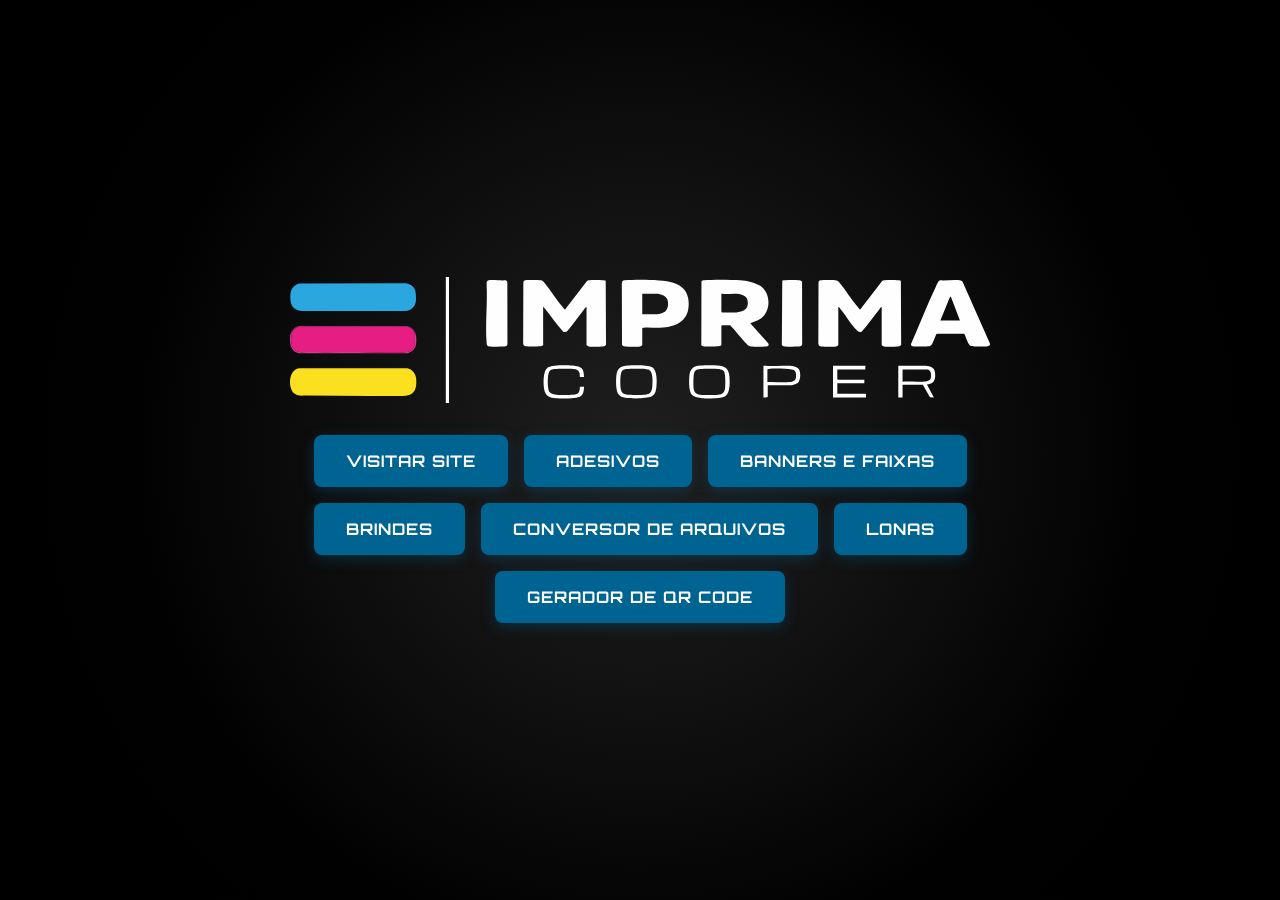
<file: index.html>
<!DOCTYPE html>
<html lang="pt-BR">
<head>
<meta charset="UTF-8">
<meta name="viewport" content="width=device-width, initial-scale=1.0">
<title>Imprima Cooper</title>
<link rel="preconnect" href="https://fonts.googleapis.com">
<link rel="preconnect" href="https://fonts.gstatic.com" crossorigin>
<link href="https://fonts.googleapis.com/css2?family=Orbitron:wght@500;700&display=swap" rel="stylesheet">
<style>
  * {
    box-sizing: border-box;
  }

  html, body {
    margin: 0;
    padding: 0;
    width: 100%;
    height: 100%;
  }

  body {
    display: flex;
    align-items: center;
    justify-content: center;
    min-height: 100vh;
    padding: 20px;
    background-color: #000000;
    position: relative;
    overflow: hidden;
  }

  .bg-layer {
    position: fixed;
    top: 0;
    left: 0;
    width: 100%;
    height: 100%;
    z-index: 0;
    pointer-events: none;
    background:
      radial-gradient(
        circle at var(--mx, 50%) var(--my, 50%),
        #1f1f1f 0%,
        #101010 35%,
        #010101 65%,
        #000000 100%
      );
    transition: background-position 0.3s ease-out;
    animation: pulse 10s ease-in-out infinite;
  }

  @keyframes pulse {
    0%, 100% {
      filter: brightness(1);
    }
    50% {
      filter: brightness(1.15);
    }
  }

  .splash-container {
    position: relative;
    z-index: 1;
    display: flex;
    flex-direction: column;
    align-items: center;
    justify-content: center;
    gap: 32px;
    width: 100%;
    max-width: 700px;
  }

  .logo {
    width: 100%;
    max-width: 700px;
    height: auto;
    display: block;
  }

  .button-group {
    display: flex;
    flex-wrap: wrap;
    gap: 16px;
    justify-content: center;
  }

  .visit-button {
    font-family: 'Orbitron', sans-serif;
    font-weight: 700;
    font-size: 16px;
    letter-spacing: 1px;
    text-transform: uppercase;
    text-decoration: none;
    color: #ffffff;
    background-color: rgb(0, 100, 147);
    padding: 16px 32px;
    border: none;
    border-radius: 8px;
    cursor: pointer;
    box-shadow: 0 4px 14px rgba(0, 100, 147, 0.35);
    transition: transform 0.2s ease, box-shadow 0.2s ease, background-color 0.2s ease;
    white-space: nowrap;
  }

  .visit-button:hover {
    background-color: rgb(0, 118, 173);
    transform: translateY(-3px);
    box-shadow: 0 8px 20px rgba(0, 100, 147, 0.45);
  }

  .visit-button:active {
    transform: translateY(0px) scale(0.97);
    box-shadow: 0 2px 8px rgba(0, 100, 147, 0.4);
    background-color: rgb(0, 84, 124);
  }
</style>
</head>
<body>

  <div class="bg-layer" id="bgLayer"></div>

  <div class="splash-container">
    <img src="logo.svg" alt="Imprima Cooper Logo" class="logo" />

    <div class="button-group">
      <a href="https://imprimacooper.com.br/" target="_blank" rel="noopener noreferrer" class="visit-button">Visitar Site</a>
      <a href="adesivos/" class="visit-button">Adesivos</a>
      <a href="banners-e-faixas/" class="visit-button">Banners e Faixas</a>
      <a href="brindes/" class="visit-button">Brindes</a>
      <a href="conversor/" class="visit-button">Conversor de Arquivos</a>
      <a href="lonas/" class="visit-button">Lonas</a>
      <a href="https://www.imprimacooper.com.br/pagina/qrcode" class="visit-button">Gerador de QR Code</a>
    </div>
  </div>

  <script>
    const bgLayer = document.getElementById('bgLayer');

    window.addEventListener('mousemove', (e) => {
      const x = (e.clientX / window.innerWidth) * 100;
      const y = (e.clientY / window.innerHeight) * 100;
      bgLayer.style.setProperty('--mx', x + '%');
      bgLayer.style.setProperty('--my', y + '%');
    });

    window.addEventListener('touchmove', (e) => {
      const touch = e.touches[0];
      if (touch) {
        const x = (touch.clientX / window.innerWidth) * 100;
        const y = (touch.clientY / window.innerHeight) * 100;
        bgLayer.style.setProperty('--mx', x + '%');
        bgLayer.style.setProperty('--my', y + '%');
      }
    });
  </script>

</body>
</html>
</file>
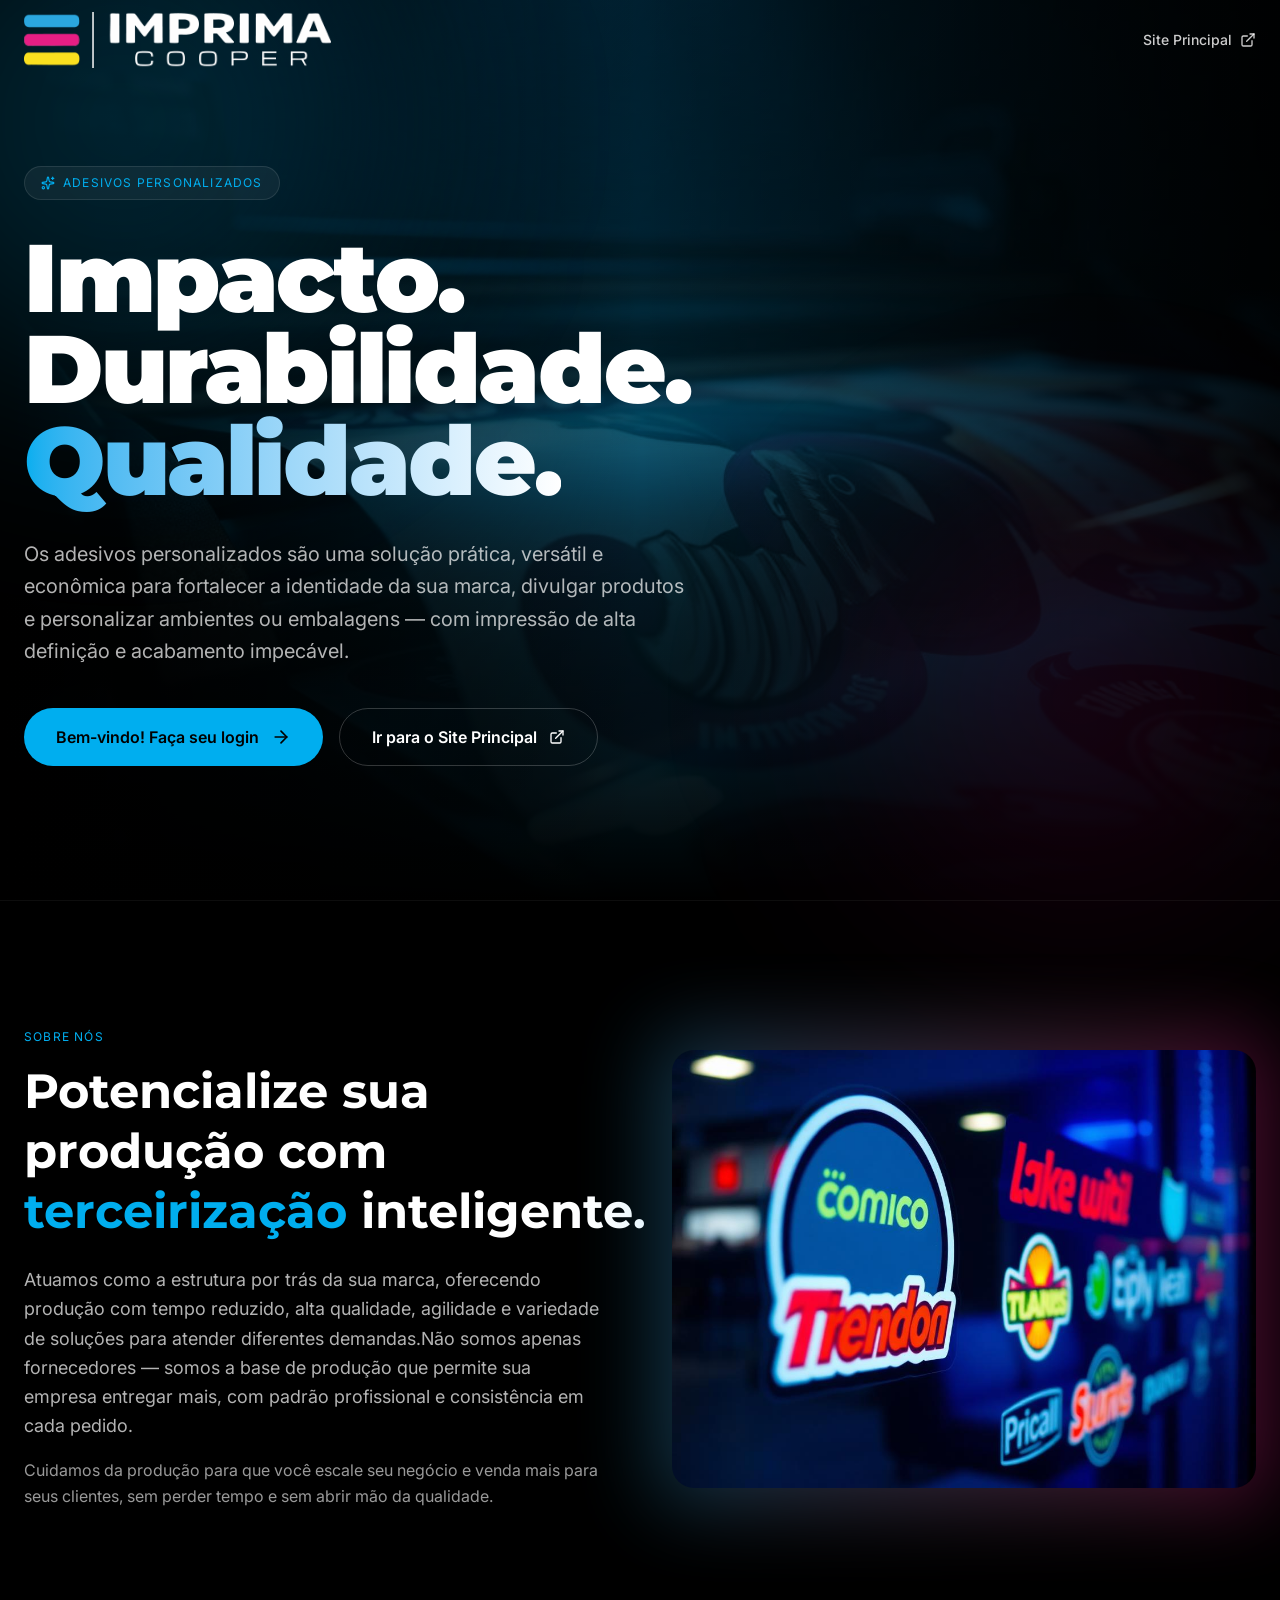
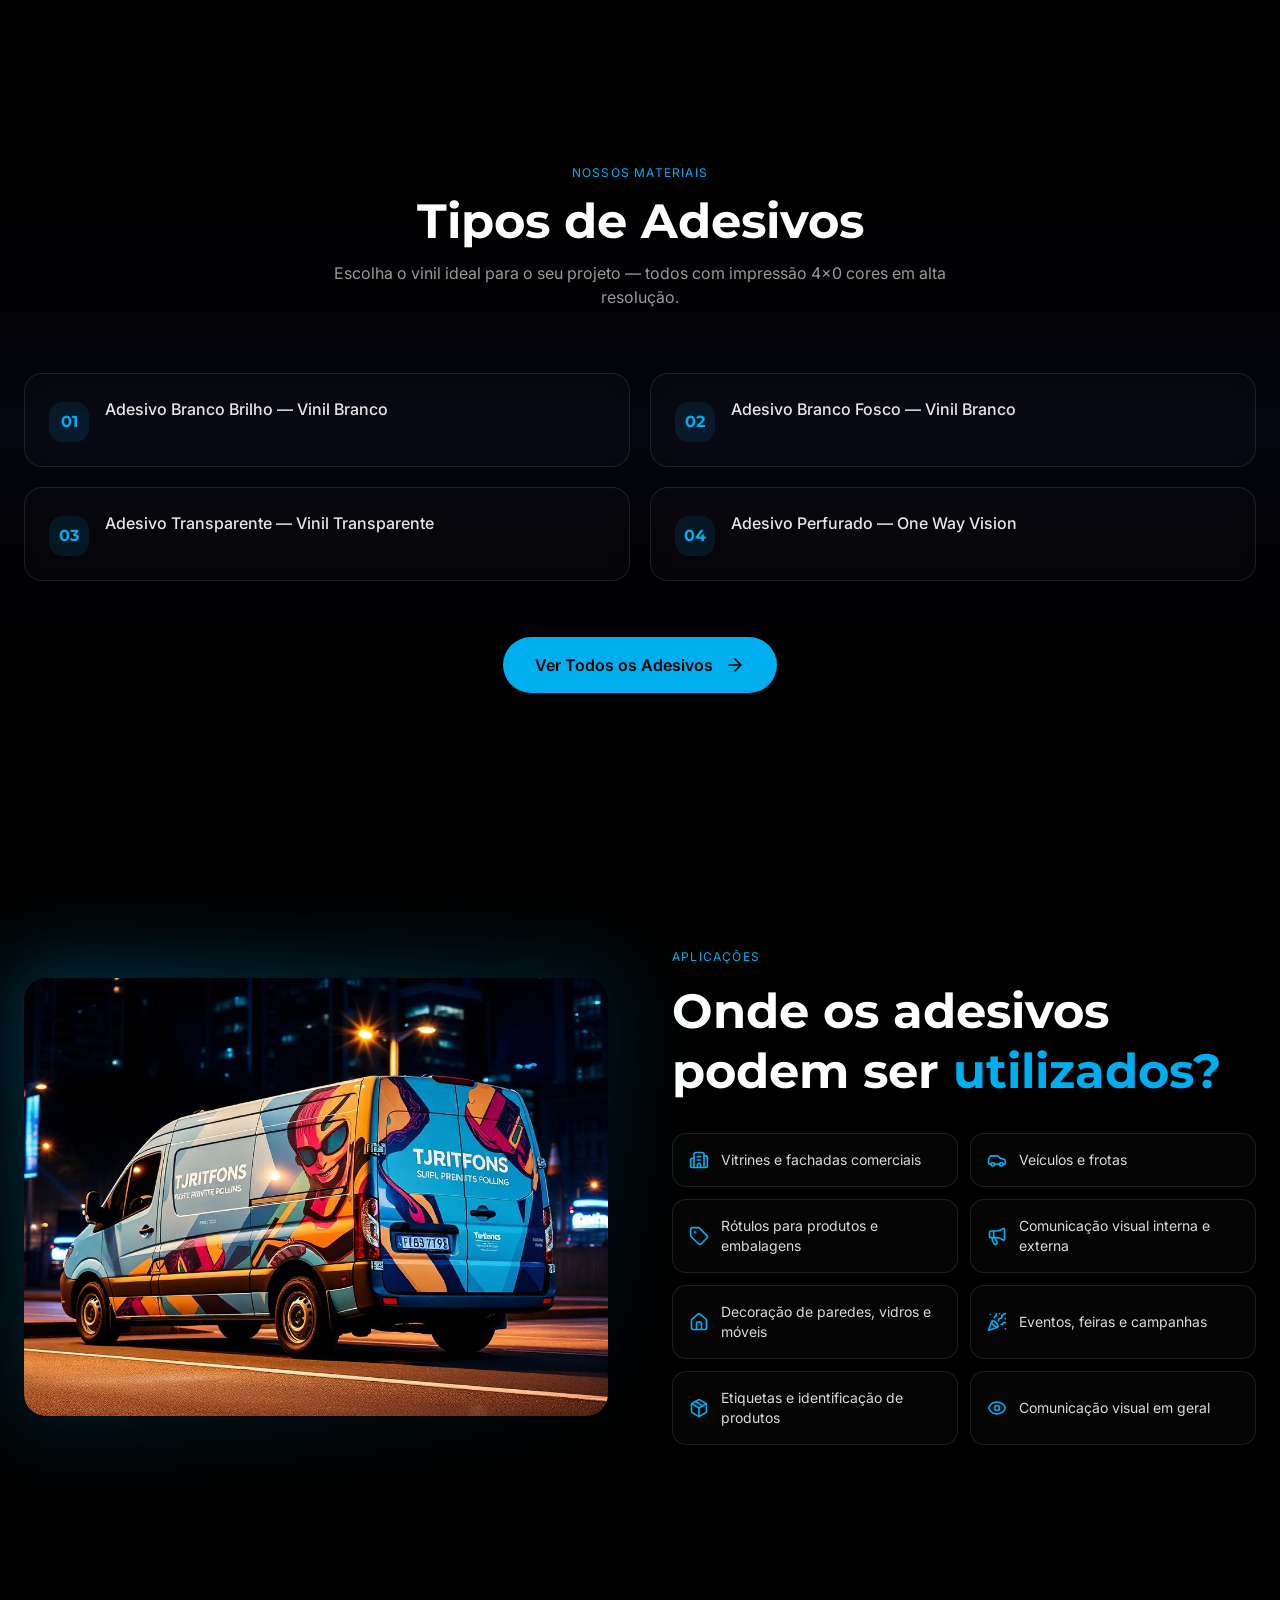
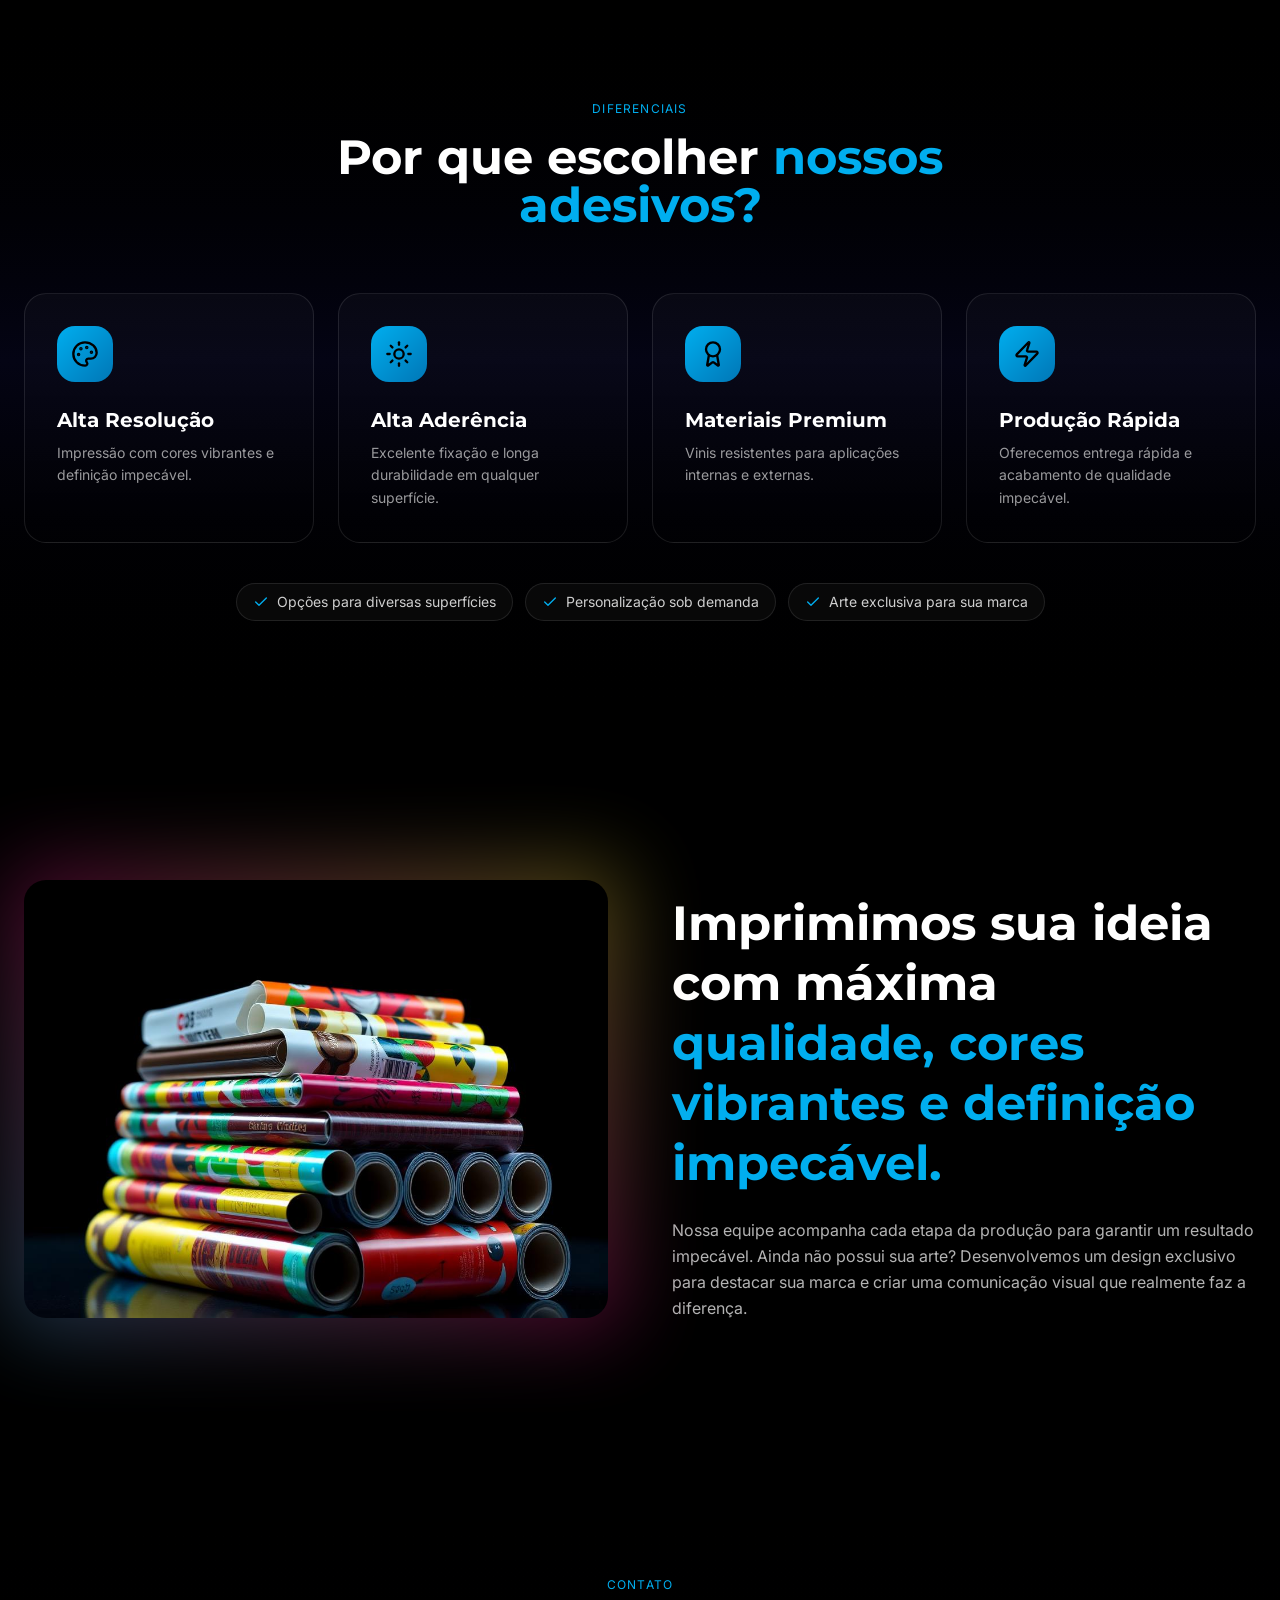
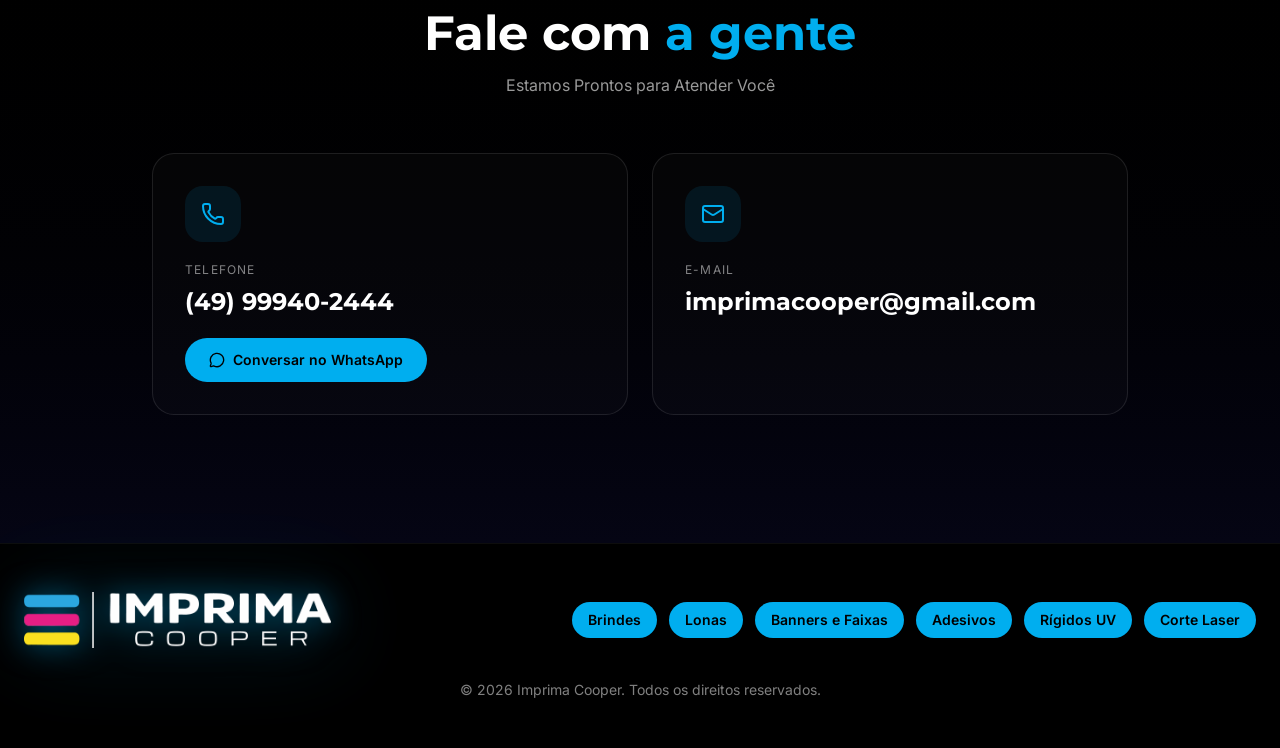
<file: adesivos/index.html>
<html lang="en"><head><meta charset="utf-8"><meta name="viewport" content="width=device-width, initial-scale=1"><link rel="preload" as="image" href="imprima-cooper-logo.png"><link rel="preload" as="image" href="adesivo-hero.jpg"><link rel="stylesheet" href="styles.css" data-precedence="default"><link rel="stylesheet" href="https://fonts.googleapis.com/css2?family=Montserrat:wght@400;500;600;700;800;900&amp;family=Inter:wght@400;500;600;700&amp;display=swap" data-precedence="default"><title>Adesivos Personalizados — Imprima Cooper</title><meta name="author" content="Imprima Cooper"><meta property="og:type" content="website"><meta name="twitter:card" content="summary_large_image"><meta name="twitter:title" content="Adesivos Personalizados — Imprima Cooper"><meta name="twitter:description" content="Destaque sua marca com adesivos personalizados de alta qualidade — vinil branco, fosco, transparente e perfurado."><meta property="og:image" content="https://pub-bb2e103a32db4e198524a2e9ed8f35b4.r2.dev/ba3bbc52-b4b1-4293-a923-980dcfe390a1/id-preview-a34a1a52--4d362260-97bd-4e0c-8836-a52d914bd858.lovable.app-1782929391510.png"><meta name="twitter:image" content="https://pub-bb2e103a32db4e198524a2e9ed8f35b4.r2.dev/ba3bbc52-b4b1-4293-a923-980dcfe390a1/id-preview-a34a1a52--4d362260-97bd-4e0c-8836-a52d914bd858.lovable.app-1782929391510.png"><meta name="description" content="Adesivos personalizados com impressão em alta definição, cores vibrantes e ótima durabilidade. Vinil branco, fosco, transparente e perfurado."><meta property="og:title" content="Adesivos Personalizados — Imprima Cooper"><meta property="og:description" content="Destaque sua marca com adesivos personalizados de alta qualidade — vinil branco, fosco, transparente e perfurado."><link rel="icon" href="favicon.ico" type="image/x-icon"><link rel="shortcut icon" href="favicon.ico" type="image/x-icon"><link rel="preconnect" href="https://fonts.googleapis.com"><link rel="preconnect" href="https://fonts.gstatic.com" crossorigin="anonymous"></head><body><!--$--><div class="min-h-screen bg-black font-sans text-white overflow-x-hidden"><header class="fixed top-0 inset-x-0 z-50 transition-all duration-500 bg-transparent"><div class="max-w-7xl mx-auto px-6 h-20 flex items-center justify-between"><a href="https://www.imprimacooper.com.br/" class="flex items-center gap-3 group"><img src="imprima-cooper-logo.png" alt="Imprima Cooper" class="h-14 w-auto transition-transform duration-500 group-hover:scale-105"></a><a href="https://www.imprimacooper.com.br/" target="_blank" rel="noopener noreferrer" class="hidden sm:inline-flex items-center gap-2 text-sm font-medium text-white/80 hover:text-[color:var(--color-brand-blue)] transition-colors">Site Principal <svg xmlns="http://www.w3.org/2000/svg" width="24" height="24" viewBox="0 0 24 24" fill="none" stroke="currentColor" stroke-width="2" stroke-linecap="round" stroke-linejoin="round" class="lucide lucide-external-link w-4 h-4" aria-hidden="true"><path d="M15 3h6v6"></path><path d="M10 14 21 3"></path><path d="M18 13v6a2 2 0 0 1-2 2H5a2 2 0 0 1-2-2V8a2 2 0 0 1 2-2h6"></path></svg></a></div></header><section class="relative min-h-screen flex items-center pt-24 pb-16"><div class="absolute inset-0 overflow-hidden"><img src="adesivo-hero.jpg" alt="" class="w-full h-full object-cover opacity-50 animate-ken-burns" width="1600" height="1024"><div class="absolute inset-0 mix-blend-color bg-[color:var(--color-brand-blue)]/50"></div><div class="absolute inset-0 bg-gradient-to-r from-transparent via-[color:var(--color-brand-blue)]/25 to-transparent animate-sweep"></div><div class="absolute left-0 right-0 h-32 bg-gradient-to-b from-transparent via-[color:var(--color-brand-blue)]/20 to-transparent animate-scan"></div><div class="absolute inset-0 bg-gradient-to-b from-black/60 via-black/40 to-black"></div><div class="absolute inset-0 bg-gradient-to-r from-black via-transparent to-black/70"></div></div><div class="absolute -top-32 -left-32 w-[500px] h-[500px] rounded-full bg-[color:var(--color-brand-blue)]/20 blur-[120px] animate-float"></div><div class="absolute bottom-0 right-0 w-[400px] h-[400px] rounded-full bg-[color:var(--color-brand-pink)]/10 blur-[120px] animate-float" style="animation-delay:2s"></div><div class="relative max-w-7xl mx-auto px-6 w-full"><div class="max-w-3xl animate-fade-up"><span class="inline-flex items-center gap-2 px-4 py-2 rounded-full bg-white/5 border border-white/10 text-xs uppercase tracking-widest text-[color:var(--color-brand-blue)] mb-8"><svg xmlns="http://www.w3.org/2000/svg" width="24" height="24" viewBox="0 0 24 24" fill="none" stroke="currentColor" stroke-width="2" stroke-linecap="round" stroke-linejoin="round" class="lucide lucide-sparkles w-3.5 h-3.5" aria-hidden="true"><path d="M11.017 2.814a1 1 0 0 1 1.966 0l1.051 5.558a2 2 0 0 0 1.594 1.594l5.558 1.051a1 1 0 0 1 0 1.966l-5.558 1.051a2 2 0 0 0-1.594 1.594l-1.051 5.558a1 1 0 0 1-1.966 0l-1.051-5.558a2 2 0 0 0-1.594-1.594l-5.558-1.051a1 1 0 0 1 0-1.966l5.558-1.051a2 2 0 0 0 1.594-1.594z"></path><path d="M20 2v4"></path><path d="M22 4h-4"></path><circle cx="4" cy="20" r="2"></circle></svg> Adesivos Personalizados</span><h1 class="font-display font-black text-5xl md:text-7xl lg:text-8xl leading-[0.95] tracking-tight">Impacto.<br>Durabilidade.<br><span class="bg-gradient-to-r from-[color:var(--color-brand-blue)] via-white to-[color:var(--color-brand-blue)] bg-clip-text text-transparent animate-gradient-x">Qualidade.</span></h1><p class="mt-8 text-lg md:text-xl text-white/70 max-w-2xl leading-relaxed">Os adesivos personalizados são uma solução prática, versátil e econômica para fortalecer a identidade da sua marca, divulgar produtos e personalizar ambientes ou embalagens — com impressão de alta definição e acabamento impecável.</p><div class="mt-10 flex flex-wrap gap-4"><a href="https://www.imprimacooper.com.br/conta/login" target="_blank" rel="noopener noreferrer" class="group relative inline-flex items-center gap-3 px-8 py-4 rounded-full bg-[color:var(--color-brand-blue)] text-black font-semibold overflow-hidden transition-all duration-300 hover:scale-105 hover:shadow-[0_0_40px_rgba(0,174,239,0.6)]"><span class="relative z-10">Bem-vindo! Faça seu login</span><svg xmlns="http://www.w3.org/2000/svg" width="24" height="24" viewBox="0 0 24 24" fill="none" stroke="currentColor" stroke-width="2" stroke-linecap="round" stroke-linejoin="round" class="lucide lucide-arrow-right w-5 h-5 relative z-10 transition-transform group-hover:translate-x-1" aria-hidden="true"><path d="M5 12h14"></path><path d="m12 5 7 7-7 7"></path></svg><span class="absolute inset-0 bg-gradient-to-r from-transparent via-white/40 to-transparent -translate-x-full group-hover:translate-x-full transition-transform duration-1000"></span></a><a href="https://www.imprimacooper.com.br/" target="_blank" rel="noopener noreferrer" class="inline-flex items-center gap-3 px-8 py-4 rounded-full border border-white/20 text-white font-semibold backdrop-blur-sm transition-all duration-300 hover:bg-white/10 hover:border-[color:var(--color-brand-blue)]">Ir para o Site Principal <svg xmlns="http://www.w3.org/2000/svg" width="24" height="24" viewBox="0 0 24 24" fill="none" stroke="currentColor" stroke-width="2" stroke-linecap="round" stroke-linejoin="round" class="lucide lucide-external-link w-4 h-4" aria-hidden="true"><path d="M15 3h6v6"></path><path d="M10 14 21 3"></path><path d="M18 13v6a2 2 0 0 1-2 2H5a2 2 0 0 1-2-2V8a2 2 0 0 1 2-2h6"></path></svg></a></div></div></div></section><section class="relative py-24 md:py-32 border-t border-white/5"><div class="max-w-7xl mx-auto px-6 grid md:grid-cols-2 gap-16 items-center"><div class="animate-fade-up"><span class="text-xs uppercase tracking-widest text-[color:var(--color-brand-blue)]">SOBRE NÓS</span><h2 class="mt-4 font-display font-bold text-4xl md:text-5xl leading-tight whitespace-pre-line">Potencialize sua produção com <span class="text-[color:var(--color-brand-blue)]">terceirização&nbsp;</span>inteligente.&nbsp;</h2><p class="mt-6 text-white/70 text-lg leading-relaxed">Atuamos como a estrutura por trás da sua marca, oferecendo produção com tempo reduzido, alta qualidade, agilidade e variedade de soluções para atender diferentes demandas.Não somos apenas fornecedores — somos a base de produção que permite sua empresa entregar mais, com padrão profissional e consistência em cada pedido.</p><p class="mt-4 text-white/60 leading-relaxed">Cuidamos da produção para que você escale seu negócio e venda mais para seus clientes, sem perder tempo e sem abrir mão da qualidade.</p></div><div class="relative group"><div class="absolute -inset-4 bg-gradient-to-r from-[color:var(--color-brand-blue)] to-[color:var(--color-brand-pink)] rounded-3xl blur-2xl opacity-30 group-hover:opacity-50 transition-opacity duration-500"></div><img src="adesivo-application.jpg" alt="Adesivos aplicados em vitrine" width="1200" height="800" loading="lazy" class="relative rounded-3xl w-full object-cover aspect-[4/3] transition-transform duration-700 group-hover:scale-[1.02]"></div></div></section><section class="relative py-24 md:py-32 bg-gradient-to-b from-black via-[#050510] to-black"><div class="max-w-7xl mx-auto px-6"><div class="text-center max-w-2xl mx-auto mb-16"><span class="text-xs uppercase tracking-widest text-[color:var(--color-brand-blue)]">Nossos Materiais</span><h2 class="mt-4 font-display font-bold text-4xl md:text-5xl">Tipos de Adesivos</h2><p class="mt-4 text-white/60">Escolha o vinil ideal para o seu projeto — todos com impressão 4x0 cores em alta resolução.</p></div><div class="grid sm:grid-cols-2 lg:grid-cols-2 gap-5"><div class="group relative p-6 rounded-2xl border border-white/10 bg-white/[0.02] backdrop-blur-sm transition-all duration-500 hover:border-[color:var(--color-brand-blue)]/50 hover:-translate-y-1 hover:bg-white/[0.04]" style="animation-delay:0ms"><div class="absolute top-0 left-0 h-1 w-0 bg-gradient-to-r from-[color:var(--color-brand-blue)] to-[color:var(--color-brand-pink)] rounded-full transition-all duration-500 group-hover:w-full"></div><div class="flex items-start gap-4"><div class="mt-1 flex-shrink-0 w-10 h-10 rounded-xl bg-[color:var(--color-brand-blue)]/10 flex items-center justify-center text-[color:var(--color-brand-blue)] font-display font-bold">01</div><p class="font-medium text-white/90 leading-snug">Adesivo Branco Brilho — Vinil Branco</p></div></div><div class="group relative p-6 rounded-2xl border border-white/10 bg-white/[0.02] backdrop-blur-sm transition-all duration-500 hover:border-[color:var(--color-brand-blue)]/50 hover:-translate-y-1 hover:bg-white/[0.04]" style="animation-delay:60ms"><div class="absolute top-0 left-0 h-1 w-0 bg-gradient-to-r from-[color:var(--color-brand-blue)] to-[color:var(--color-brand-pink)] rounded-full transition-all duration-500 group-hover:w-full"></div><div class="flex items-start gap-4"><div class="mt-1 flex-shrink-0 w-10 h-10 rounded-xl bg-[color:var(--color-brand-blue)]/10 flex items-center justify-center text-[color:var(--color-brand-blue)] font-display font-bold">02</div><p class="font-medium text-white/90 leading-snug">Adesivo Branco Fosco — Vinil Branco</p></div></div><div class="group relative p-6 rounded-2xl border border-white/10 bg-white/[0.02] backdrop-blur-sm transition-all duration-500 hover:border-[color:var(--color-brand-blue)]/50 hover:-translate-y-1 hover:bg-white/[0.04]" style="animation-delay:120ms"><div class="absolute top-0 left-0 h-1 w-0 bg-gradient-to-r from-[color:var(--color-brand-blue)] to-[color:var(--color-brand-pink)] rounded-full transition-all duration-500 group-hover:w-full"></div><div class="flex items-start gap-4"><div class="mt-1 flex-shrink-0 w-10 h-10 rounded-xl bg-[color:var(--color-brand-blue)]/10 flex items-center justify-center text-[color:var(--color-brand-blue)] font-display font-bold">03</div><p class="font-medium text-white/90 leading-snug">Adesivo Transparente — Vinil Transparente</p></div></div><div class="group relative p-6 rounded-2xl border border-white/10 bg-white/[0.02] backdrop-blur-sm transition-all duration-500 hover:border-[color:var(--color-brand-blue)]/50 hover:-translate-y-1 hover:bg-white/[0.04]" style="animation-delay:180ms"><div class="absolute top-0 left-0 h-1 w-0 bg-gradient-to-r from-[color:var(--color-brand-blue)] to-[color:var(--color-brand-pink)] rounded-full transition-all duration-500 group-hover:w-full"></div><div class="flex items-start gap-4"><div class="mt-1 flex-shrink-0 w-10 h-10 rounded-xl bg-[color:var(--color-brand-blue)]/10 flex items-center justify-center text-[color:var(--color-brand-blue)] font-display font-bold">04</div><p class="font-medium text-white/90 leading-snug">Adesivo Perfurado — One Way Vision</p></div></div></div><div class="mt-14 flex justify-center"><a href="https://www.imprimacooper.com.br/categoria/comunicacao-visual/adesivos" target="_blank" rel="noopener noreferrer" class="group relative inline-flex items-center gap-3 px-8 py-4 rounded-full bg-[color:var(--color-brand-blue)] text-black font-semibold overflow-hidden transition-all duration-300 hover:scale-105 hover:shadow-[0_0_40px_rgba(0,174,239,0.6)]"><span class="relative z-10">Ver Todos os Adesivos</span><svg xmlns="http://www.w3.org/2000/svg" width="24" height="24" viewBox="0 0 24 24" fill="none" stroke="currentColor" stroke-width="2" stroke-linecap="round" stroke-linejoin="round" class="lucide lucide-arrow-right w-5 h-5 relative z-10 transition-transform group-hover:translate-x-1" aria-hidden="true"><path d="M5 12h14"></path><path d="m12 5 7 7-7 7"></path></svg><span class="absolute inset-0 bg-gradient-to-r from-transparent via-white/40 to-transparent -translate-x-full group-hover:translate-x-full transition-transform duration-1000"></span></a></div></div></section><section class="relative py-24 md:py-32"><div class="max-w-7xl mx-auto px-6 grid lg:grid-cols-2 gap-16 items-center"><div class="relative order-2 lg:order-1 group"><div class="absolute -inset-4 bg-gradient-to-br from-[color:var(--color-brand-blue)] to-transparent rounded-3xl blur-2xl opacity-30"></div><img src="adesivo-vehicle.jpg" alt="Adesivos aplicados em veículos" width="1200" height="800" loading="lazy" class="relative rounded-3xl w-full object-cover aspect-[4/3] transition-transform duration-700 group-hover:scale-[1.02]"></div><div class="order-1 lg:order-2"><span class="text-xs uppercase tracking-widest text-[color:var(--color-brand-blue)]">Aplicações</span><h2 class="mt-4 font-display font-bold text-4xl md:text-5xl leading-tight">Onde os adesivos podem ser <span class="text-[color:var(--color-brand-blue)]">utilizados?</span></h2><div class="mt-8 grid sm:grid-cols-2 gap-3"><div class="group flex items-center gap-3 p-4 rounded-xl border border-white/10 bg-white/[0.02] transition-all duration-300 hover:border-[color:var(--color-brand-blue)]/50 hover:bg-white/[0.05] hover:translate-x-1"><svg xmlns="http://www.w3.org/2000/svg" width="24" height="24" viewBox="0 0 24 24" fill="none" stroke="currentColor" stroke-width="2" stroke-linecap="round" stroke-linejoin="round" class="lucide lucide-building2 lucide-building-2 w-5 h-5 text-[color:var(--color-brand-blue)] flex-shrink-0 transition-transform group-hover:scale-110" aria-hidden="true"><path d="M10 12h4"></path><path d="M10 8h4"></path><path d="M14 21v-3a2 2 0 0 0-4 0v3"></path><path d="M6 10H4a2 2 0 0 0-2 2v7a2 2 0 0 0 2 2h16a2 2 0 0 0 2-2V9a2 2 0 0 0-2-2h-2"></path><path d="M6 21V5a2 2 0 0 1 2-2h8a2 2 0 0 1 2 2v16"></path></svg><span class="text-sm text-white/85">Vitrines e fachadas comerciais</span></div><div class="group flex items-center gap-3 p-4 rounded-xl border border-white/10 bg-white/[0.02] transition-all duration-300 hover:border-[color:var(--color-brand-blue)]/50 hover:bg-white/[0.05] hover:translate-x-1"><svg xmlns="http://www.w3.org/2000/svg" width="24" height="24" viewBox="0 0 24 24" fill="none" stroke="currentColor" stroke-width="2" stroke-linecap="round" stroke-linejoin="round" class="lucide lucide-car w-5 h-5 text-[color:var(--color-brand-blue)] flex-shrink-0 transition-transform group-hover:scale-110" aria-hidden="true"><path d="M19 17h2c.6 0 1-.4 1-1v-3c0-.9-.7-1.7-1.5-1.9C18.7 10.6 16 10 16 10s-1.3-1.4-2.2-2.3c-.5-.4-1.1-.7-1.8-.7H5c-.6 0-1.1.4-1.4.9l-1.4 2.9A3.7 3.7 0 0 0 2 12v4c0 .6.4 1 1 1h2"></path><circle cx="7" cy="17" r="2"></circle><path d="M9 17h6"></path><circle cx="17" cy="17" r="2"></circle></svg><span class="text-sm text-white/85">Veículos e frotas</span></div><div class="group flex items-center gap-3 p-4 rounded-xl border border-white/10 bg-white/[0.02] transition-all duration-300 hover:border-[color:var(--color-brand-blue)]/50 hover:bg-white/[0.05] hover:translate-x-1"><svg xmlns="http://www.w3.org/2000/svg" width="24" height="24" viewBox="0 0 24 24" fill="none" stroke="currentColor" stroke-width="2" stroke-linecap="round" stroke-linejoin="round" class="lucide lucide-tag w-5 h-5 text-[color:var(--color-brand-blue)] flex-shrink-0 transition-transform group-hover:scale-110" aria-hidden="true"><path d="M12.586 2.586A2 2 0 0 0 11.172 2H4a2 2 0 0 0-2 2v7.172a2 2 0 0 0 .586 1.414l8.704 8.704a2.426 2.426 0 0 0 3.42 0l6.58-6.58a2.426 2.426 0 0 0 0-3.42z"></path><circle cx="7.5" cy="7.5" r=".5" fill="currentColor"></circle></svg><span class="text-sm text-white/85">Rótulos para produtos e embalagens</span></div><div class="group flex items-center gap-3 p-4 rounded-xl border border-white/10 bg-white/[0.02] transition-all duration-300 hover:border-[color:var(--color-brand-blue)]/50 hover:bg-white/[0.05] hover:translate-x-1"><svg xmlns="http://www.w3.org/2000/svg" width="24" height="24" viewBox="0 0 24 24" fill="none" stroke="currentColor" stroke-width="2" stroke-linecap="round" stroke-linejoin="round" class="lucide lucide-megaphone w-5 h-5 text-[color:var(--color-brand-blue)] flex-shrink-0 transition-transform group-hover:scale-110" aria-hidden="true"><path d="M11 6a13 13 0 0 0 8.4-2.8A1 1 0 0 1 21 4v12a1 1 0 0 1-1.6.8A13 13 0 0 0 11 14H5a2 2 0 0 1-2-2V8a2 2 0 0 1 2-2z"></path><path d="M6 14a12 12 0 0 0 2.4 7.2 2 2 0 0 0 3.2-2.4A8 8 0 0 1 10 14"></path><path d="M8 6v8"></path></svg><span class="text-sm text-white/85">Comunicação visual interna e externa</span></div><div class="group flex items-center gap-3 p-4 rounded-xl border border-white/10 bg-white/[0.02] transition-all duration-300 hover:border-[color:var(--color-brand-blue)]/50 hover:bg-white/[0.05] hover:translate-x-1"><svg xmlns="http://www.w3.org/2000/svg" width="24" height="24" viewBox="0 0 24 24" fill="none" stroke="currentColor" stroke-width="2" stroke-linecap="round" stroke-linejoin="round" class="lucide lucide-house w-5 h-5 text-[color:var(--color-brand-blue)] flex-shrink-0 transition-transform group-hover:scale-110" aria-hidden="true"><path d="M15 21v-8a1 1 0 0 0-1-1h-4a1 1 0 0 0-1 1v8"></path><path d="M3 10a2 2 0 0 1 .709-1.528l7-6a2 2 0 0 1 2.582 0l7 6A2 2 0 0 1 21 10v9a2 2 0 0 1-2 2H5a2 2 0 0 1-2-2z"></path></svg><span class="text-sm text-white/85">Decoração de paredes, vidros e móveis</span></div><div class="group flex items-center gap-3 p-4 rounded-xl border border-white/10 bg-white/[0.02] transition-all duration-300 hover:border-[color:var(--color-brand-blue)]/50 hover:bg-white/[0.05] hover:translate-x-1"><svg xmlns="http://www.w3.org/2000/svg" width="24" height="24" viewBox="0 0 24 24" fill="none" stroke="currentColor" stroke-width="2" stroke-linecap="round" stroke-linejoin="round" class="lucide lucide-party-popper w-5 h-5 text-[color:var(--color-brand-blue)] flex-shrink-0 transition-transform group-hover:scale-110" aria-hidden="true"><path d="M5.8 11.3 2 22l10.7-3.79"></path><path d="M4 3h.01"></path><path d="M22 8h.01"></path><path d="M15 2h.01"></path><path d="M22 20h.01"></path><path d="m22 2-2.24.75a2.9 2.9 0 0 0-1.96 3.12c.1.86-.57 1.63-1.45 1.63h-.38c-.86 0-1.6.6-1.76 1.44L14 10"></path><path d="m22 13-.82-.33c-.86-.34-1.82.2-1.98 1.11c-.11.7-.72 1.22-1.43 1.22H17"></path><path d="m11 2 .33.82c.34.86-.2 1.82-1.11 1.98C9.52 4.9 9 5.52 9 6.23V7"></path><path d="M11 13c1.93 1.93 2.83 4.17 2 5-.83.83-3.07-.07-5-2-1.93-1.93-2.83-4.17-2-5 .83-.83 3.07.07 5 2Z"></path></svg><span class="text-sm text-white/85">Eventos, feiras e campanhas</span></div><div class="group flex items-center gap-3 p-4 rounded-xl border border-white/10 bg-white/[0.02] transition-all duration-300 hover:border-[color:var(--color-brand-blue)]/50 hover:bg-white/[0.05] hover:translate-x-1"><svg xmlns="http://www.w3.org/2000/svg" width="24" height="24" viewBox="0 0 24 24" fill="none" stroke="currentColor" stroke-width="2" stroke-linecap="round" stroke-linejoin="round" class="lucide lucide-package w-5 h-5 text-[color:var(--color-brand-blue)] flex-shrink-0 transition-transform group-hover:scale-110" aria-hidden="true"><path d="M11 21.73a2 2 0 0 0 2 0l7-4A2 2 0 0 0 21 16V8a2 2 0 0 0-1-1.73l-7-4a2 2 0 0 0-2 0l-7 4A2 2 0 0 0 3 8v8a2 2 0 0 0 1 1.73z"></path><path d="M12 22V12"></path><polyline points="3.29 7 12 12 20.71 7"></polyline><path d="m7.5 4.27 9 5.15"></path></svg><span class="text-sm text-white/85">Etiquetas e identificação de produtos</span></div><div class="group flex items-center gap-3 p-4 rounded-xl border border-white/10 bg-white/[0.02] transition-all duration-300 hover:border-[color:var(--color-brand-blue)]/50 hover:bg-white/[0.05] hover:translate-x-1"><svg xmlns="http://www.w3.org/2000/svg" width="24" height="24" viewBox="0 0 24 24" fill="none" stroke="currentColor" stroke-width="2" stroke-linecap="round" stroke-linejoin="round" class="lucide lucide-eye w-5 h-5 text-[color:var(--color-brand-blue)] flex-shrink-0 transition-transform group-hover:scale-110" aria-hidden="true"><path d="M2.062 12.348a1 1 0 0 1 0-.696 10.75 10.75 0 0 1 19.876 0 1 1 0 0 1 0 .696 10.75 10.75 0 0 1-19.876 0"></path><circle cx="12" cy="12" r="3"></circle></svg><span class="text-sm text-white/85">Comunicação visual em geral</span></div></div></div></div></section><section class="relative py-24 md:py-32 bg-gradient-to-b from-black via-[#040414] to-black"><div class="max-w-7xl mx-auto px-6"><div class="text-center max-w-2xl mx-auto mb-16"><span class="text-xs uppercase tracking-widest text-[color:var(--color-brand-blue)]">Diferenciais</span><h2 class="mt-4 font-display font-bold text-4xl md:text-5xl">Por que escolher <span class="text-[color:var(--color-brand-blue)]">nossos adesivos?</span></h2></div><div class="grid sm:grid-cols-2 lg:grid-cols-4 gap-6"><div class="group relative p-8 rounded-3xl border border-white/10 bg-gradient-to-b from-white/[0.03] to-transparent transition-all duration-500 hover:border-[color:var(--color-brand-blue)]/50 hover:-translate-y-2 hover:shadow-[0_20px_60px_-15px_rgba(0,174,239,0.3)]"><div class="w-14 h-14 rounded-2xl bg-gradient-to-br from-[color:var(--color-brand-blue)] to-[#0077b6] flex items-center justify-center mb-6 transition-transform duration-500 group-hover:scale-110 group-hover:rotate-6"><svg xmlns="http://www.w3.org/2000/svg" width="24" height="24" viewBox="0 0 24 24" fill="none" stroke="currentColor" stroke-width="2" stroke-linecap="round" stroke-linejoin="round" class="lucide lucide-palette w-7 h-7 text-black" aria-hidden="true"><path d="M12 22a1 1 0 0 1 0-20 10 9 0 0 1 10 9 5 5 0 0 1-5 5h-2.25a1.75 1.75 0 0 0-1.4 2.8l.3.4a1.75 1.75 0 0 1-1.4 2.8z"></path><circle cx="13.5" cy="6.5" r=".5" fill="currentColor"></circle><circle cx="17.5" cy="10.5" r=".5" fill="currentColor"></circle><circle cx="6.5" cy="12.5" r=".5" fill="currentColor"></circle><circle cx="8.5" cy="7.5" r=".5" fill="currentColor"></circle></svg></div><h3 class="font-display font-bold text-xl mb-2">Alta Resolução</h3><p class="text-white/60 text-sm leading-relaxed">Impressão com cores vibrantes e definição impecável.</p></div><div class="group relative p-8 rounded-3xl border border-white/10 bg-gradient-to-b from-white/[0.03] to-transparent transition-all duration-500 hover:border-[color:var(--color-brand-blue)]/50 hover:-translate-y-2 hover:shadow-[0_20px_60px_-15px_rgba(0,174,239,0.3)]"><div class="w-14 h-14 rounded-2xl bg-gradient-to-br from-[color:var(--color-brand-blue)] to-[#0077b6] flex items-center justify-center mb-6 transition-transform duration-500 group-hover:scale-110 group-hover:rotate-6"><svg xmlns="http://www.w3.org/2000/svg" width="24" height="24" viewBox="0 0 24 24" fill="none" stroke="currentColor" stroke-width="2" stroke-linecap="round" stroke-linejoin="round" class="lucide lucide-sun w-7 h-7 text-black" aria-hidden="true"><circle cx="12" cy="12" r="4"></circle><path d="M12 2v2"></path><path d="M12 20v2"></path><path d="m4.93 4.93 1.41 1.41"></path><path d="m17.66 17.66 1.41 1.41"></path><path d="M2 12h2"></path><path d="M20 12h2"></path><path d="m6.34 17.66-1.41 1.41"></path><path d="m19.07 4.93-1.41 1.41"></path></svg></div><h3 class="font-display font-bold text-xl mb-2">Alta Aderência</h3><p class="text-white/60 text-sm leading-relaxed">Excelente fixação e longa durabilidade em qualquer superfície.</p></div><div class="group relative p-8 rounded-3xl border border-white/10 bg-gradient-to-b from-white/[0.03] to-transparent transition-all duration-500 hover:border-[color:var(--color-brand-blue)]/50 hover:-translate-y-2 hover:shadow-[0_20px_60px_-15px_rgba(0,174,239,0.3)]"><div class="w-14 h-14 rounded-2xl bg-gradient-to-br from-[color:var(--color-brand-blue)] to-[#0077b6] flex items-center justify-center mb-6 transition-transform duration-500 group-hover:scale-110 group-hover:rotate-6"><svg xmlns="http://www.w3.org/2000/svg" width="24" height="24" viewBox="0 0 24 24" fill="none" stroke="currentColor" stroke-width="2" stroke-linecap="round" stroke-linejoin="round" class="lucide lucide-award w-7 h-7 text-black" aria-hidden="true"><path d="m15.477 12.89 1.515 8.526a.5.5 0 0 1-.81.47l-3.58-2.687a1 1 0 0 0-1.197 0l-3.586 2.686a.5.5 0 0 1-.81-.469l1.514-8.526"></path><circle cx="12" cy="8" r="6"></circle></svg></div><h3 class="font-display font-bold text-xl mb-2">Materiais Premium</h3><p class="text-white/60 text-sm leading-relaxed">Vinis resistentes para aplicações internas e externas.</p></div><div class="group relative p-8 rounded-3xl border border-white/10 bg-gradient-to-b from-white/[0.03] to-transparent transition-all duration-500 hover:border-[color:var(--color-brand-blue)]/50 hover:-translate-y-2 hover:shadow-[0_20px_60px_-15px_rgba(0,174,239,0.3)]"><div class="w-14 h-14 rounded-2xl bg-gradient-to-br from-[color:var(--color-brand-blue)] to-[#0077b6] flex items-center justify-center mb-6 transition-transform duration-500 group-hover:scale-110 group-hover:rotate-6"><svg xmlns="http://www.w3.org/2000/svg" width="24" height="24" viewBox="0 0 24 24" fill="none" stroke="currentColor" stroke-width="2" stroke-linecap="round" stroke-linejoin="round" class="lucide lucide-zap w-7 h-7 text-black" aria-hidden="true"><path d="M4 14a1 1 0 0 1-.78-1.63l9.9-10.2a.5.5 0 0 1 .86.46l-1.92 6.02A1 1 0 0 0 13 10h7a1 1 0 0 1 .78 1.63l-9.9 10.2a.5.5 0 0 1-.86-.46l1.92-6.02A1 1 0 0 0 11 14z"></path></svg></div><h3 class="font-display font-bold text-xl mb-2">Produção Rápida</h3><p class="text-white/60 text-sm leading-relaxed">Oferecemos entrega rápida e acabamento de qualidade impecável.</p></div><div class="sm:col-span-2 lg:col-span-4 mt-4 flex flex-wrap justify-center gap-3"><div class="inline-flex items-center gap-2 px-4 py-2 rounded-full border border-white/10 bg-white/[0.03] text-sm text-white/80"><svg xmlns="http://www.w3.org/2000/svg" width="24" height="24" viewBox="0 0 24 24" fill="none" stroke="currentColor" stroke-width="2" stroke-linecap="round" stroke-linejoin="round" class="lucide lucide-check w-4 h-4 text-[color:var(--color-brand-blue)]" aria-hidden="true"><path d="M20 6 9 17l-5-5"></path></svg> <!-- -->Opções para diversas superfícies</div><div class="inline-flex items-center gap-2 px-4 py-2 rounded-full border border-white/10 bg-white/[0.03] text-sm text-white/80"><svg xmlns="http://www.w3.org/2000/svg" width="24" height="24" viewBox="0 0 24 24" fill="none" stroke="currentColor" stroke-width="2" stroke-linecap="round" stroke-linejoin="round" class="lucide lucide-check w-4 h-4 text-[color:var(--color-brand-blue)]" aria-hidden="true"><path d="M20 6 9 17l-5-5"></path></svg> <!-- -->Personalização sob demanda</div><div class="inline-flex items-center gap-2 px-4 py-2 rounded-full border border-white/10 bg-white/[0.03] text-sm text-white/80"><svg xmlns="http://www.w3.org/2000/svg" width="24" height="24" viewBox="0 0 24 24" fill="none" stroke="currentColor" stroke-width="2" stroke-linecap="round" stroke-linejoin="round" class="lucide lucide-check w-4 h-4 text-[color:var(--color-brand-blue)]" aria-hidden="true"><path d="M20 6 9 17l-5-5"></path></svg> <!-- -->Arte exclusiva para sua marca</div></div></div></div></section><section class="relative py-24 md:py-32"><div class="max-w-7xl mx-auto px-6 grid md:grid-cols-2 gap-16 items-center"><div class="relative group"><div class="absolute -inset-4 bg-gradient-to-tr from-[color:var(--color-brand-blue)] via-[color:var(--color-brand-pink)] to-[color:var(--color-brand-yellow)] rounded-3xl blur-2xl opacity-30"></div><img src="adesivo-rolls.jpg" alt="Rolos de adesivos impressos" width="1200" height="800" loading="lazy" class="relative rounded-3xl w-full object-cover aspect-[4/3]"></div><div><span class="text-xs uppercase tracking-widest text-[color:var(--color-brand-blue)]"></span><h2 class="mt-4 font-display font-bold text-4xl md:text-5xl leading-tight whitespace-pre-line">Imprimimos&nbsp;sua ideia com máxima<!-- -->
<div class="text-[color:var(--color-brand-blue)]">qualidade, cores vibrantes e definição impecável.<!-- -->
</div></h2><p class="mt-6 text-white/70 leading-relaxed">Nossa equipe acompanha cada etapa da produção para garantir um resultado impecável. Ainda não possui sua arte? Desenvolvemos um design exclusivo para destacar sua marca e criar uma comunicação visual que realmente faz a diferença.</p></div></div></section><section id="contato" class="relative py-24 md:py-32 bg-gradient-to-b from-black to-[#050514]"><div class="max-w-5xl mx-auto px-6"><div class="text-center mb-14"><span class="text-xs uppercase tracking-widest text-[color:var(--color-brand-blue)]">Contato</span><h2 class="mt-4 font-display font-bold text-4xl md:text-5xl">Fale com <span class="text-[color:var(--color-brand-blue)]">a gente</span></h2><p class="mt-4 text-white/60">Estamos Prontos para Atender Você</p></div><div class="grid sm:grid-cols-2 gap-6"><div class="group relative p-8 rounded-3xl border border-white/10 bg-white/[0.02] transition-all duration-500 hover:border-[color:var(--color-brand-blue)]/60 hover:-translate-y-1 hover:shadow-[0_20px_60px_-15px_rgba(0,174,239,0.4)]"><div class="w-14 h-14 rounded-2xl bg-[color:var(--color-brand-blue)]/10 flex items-center justify-center mb-5 text-[color:var(--color-brand-blue)] transition-transform duration-500 group-hover:scale-110"><svg xmlns="http://www.w3.org/2000/svg" width="24" height="24" viewBox="0 0 24 24" fill="none" stroke="currentColor" stroke-width="2" stroke-linecap="round" stroke-linejoin="round" class="lucide lucide-phone w-6 h-6" aria-hidden="true"><path d="M13.832 16.568a1 1 0 0 0 1.213-.303l.355-.465A2 2 0 0 1 17 15h3a2 2 0 0 1 2 2v3a2 2 0 0 1-2 2A18 18 0 0 1 2 4a2 2 0 0 1 2-2h3a2 2 0 0 1 2 2v3a2 2 0 0 1-.8 1.6l-.468.351a1 1 0 0 0-.292 1.233 14 14 0 0 0 6.392 6.384"></path></svg></div><p class="text-xs uppercase tracking-widest text-white/50 mb-2">Telefone</p><p class="font-display font-bold text-2xl mb-5">(49) 99940-2444</p><a href="https://api.whatsapp.com/send?1=pt_BR&amp;phone=5549999402444" target="_blank" rel="noopener noreferrer" class="group/btn relative inline-flex items-center gap-2 px-6 py-3 rounded-full bg-[color:var(--color-brand-blue)] text-black font-semibold text-sm overflow-hidden transition-all duration-300 hover:scale-105 hover:shadow-[0_0_30px_rgba(0,174,239,0.6)]"><svg xmlns="http://www.w3.org/2000/svg" width="24" height="24" viewBox="0 0 24 24" fill="none" stroke="currentColor" stroke-width="2" stroke-linecap="round" stroke-linejoin="round" class="lucide lucide-message-circle w-4 h-4 relative z-10" aria-hidden="true"><path d="M2.992 16.342a2 2 0 0 1 .094 1.167l-1.065 3.29a1 1 0 0 0 1.236 1.168l3.413-.998a2 2 0 0 1 1.099.092 10 10 0 1 0-4.777-4.719"></path></svg><span class="relative z-10">Conversar no WhatsApp</span><span class="absolute inset-0 bg-gradient-to-r from-transparent via-white/40 to-transparent -translate-x-full group-hover/btn:translate-x-full transition-transform duration-1000"></span></a></div><div class="group relative p-8 rounded-3xl border border-white/10 bg-white/[0.02] transition-all duration-500 hover:border-[color:var(--color-brand-blue)]/60 hover:-translate-y-1 hover:shadow-[0_20px_60px_-15px_rgba(0,174,239,0.4)]"><div class="w-14 h-14 rounded-2xl bg-[color:var(--color-brand-blue)]/10 flex items-center justify-center mb-5 text-[color:var(--color-brand-blue)] transition-transform duration-500 group-hover:scale-110"><svg xmlns="http://www.w3.org/2000/svg" width="24" height="24" viewBox="0 0 24 24" fill="none" stroke="currentColor" stroke-width="2" stroke-linecap="round" stroke-linejoin="round" class="lucide lucide-mail w-6 h-6" aria-hidden="true"><path d="m22 7-8.991 5.727a2 2 0 0 1-2.009 0L2 7"></path><rect x="2" y="4" width="20" height="16" rx="2"></rect></svg></div><p class="text-xs uppercase tracking-widest text-white/50 mb-2">E-mail</p><p class="font-display font-bold text-xl md:text-2xl break-all">imprimacooper@gmail.com</p></div></div></div></section><footer class="relative py-10 md:py-12 bg-black border-t border-white/5"><div class="max-w-7xl mx-auto px-6 flex flex-col gap-8"><div class="flex flex-col md:flex-row items-center justify-between gap-8"><a href="https://www.imprimacooper.com.br/" target="_blank" rel="noopener noreferrer" class="relative group flex-shrink-0"><div class="absolute -inset-4 bg-[color:var(--color-brand-blue)]/20 blur-2xl rounded-full opacity-40 group-hover:opacity-70 transition-opacity duration-700"></div><img src="imprima-cooper-logo.png" alt="Imprima Cooper" class="relative h-12 md:h-14 w-auto transition-transform duration-500 group-hover:scale-105 drop-shadow-[0_0_15px_rgba(0,174,239,0.5)]"></a><div class="flex flex-wrap justify-center md:justify-end gap-3"><a href="https://www.imprimacooper.com.br/" target="_blank" rel="noopener noreferrer" class="group relative inline-flex items-center gap-2 px-4 py-2 rounded-full bg-[color:var(--color-brand-blue)] text-black text-xs md:text-sm font-semibold overflow-hidden transition-all duration-300 hover:scale-105 hover:shadow-[0_0_30px_rgba(0,174,239,0.6)]"><span class="relative z-10">Brindes</span><span class="absolute inset-0 bg-gradient-to-r from-transparent via-white/40 to-transparent -translate-x-full group-hover:translate-x-full transition-transform duration-1000"></span></a><a href="https://promo.imprimacooper.com.br/lonas/" target="_blank" rel="noopener noreferrer" class="group relative inline-flex items-center gap-2 px-4 py-2 rounded-full bg-[color:var(--color-brand-blue)] text-black text-xs md:text-sm font-semibold overflow-hidden transition-all duration-300 hover:scale-105 hover:shadow-[0_0_30px_rgba(0,174,239,0.6)]"><span class="relative z-10">Lonas</span><span class="absolute inset-0 bg-gradient-to-r from-transparent via-white/40 to-transparent -translate-x-full group-hover:translate-x-full transition-transform duration-1000"></span></a><a href="https://promo.imprimacooper.com.br/banners-e-faixas/" target="_blank" rel="noopener noreferrer" class="group relative inline-flex items-center gap-2 px-4 py-2 rounded-full bg-[color:var(--color-brand-blue)] text-black text-xs md:text-sm font-semibold overflow-hidden transition-all duration-300 hover:scale-105 hover:shadow-[0_0_30px_rgba(0,174,239,0.6)]"><span class="relative z-10">Banners e Faixas</span><span class="absolute inset-0 bg-gradient-to-r from-transparent via-white/40 to-transparent -translate-x-full group-hover:translate-x-full transition-transform duration-1000"></span></a><a href="https://promo.imprimacooper.com.br/adesivos/" target="_blank" rel="noopener noreferrer" class="group relative inline-flex items-center gap-2 px-4 py-2 rounded-full bg-[color:var(--color-brand-blue)] text-black text-xs md:text-sm font-semibold overflow-hidden transition-all duration-300 hover:scale-105 hover:shadow-[0_0_30px_rgba(0,174,239,0.6)]"><span class="relative z-10">Adesivos</span><span class="absolute inset-0 bg-gradient-to-r from-transparent via-white/40 to-transparent -translate-x-full group-hover:translate-x-full transition-transform duration-1000"></span></a><a href="https://www.imprimacooper.com.br/" target="_blank" rel="noopener noreferrer" class="group relative inline-flex items-center gap-2 px-4 py-2 rounded-full bg-[color:var(--color-brand-blue)] text-black text-xs md:text-sm font-semibold overflow-hidden transition-all duration-300 hover:scale-105 hover:shadow-[0_0_30px_rgba(0,174,239,0.6)]"><span class="relative z-10">Rígidos UV</span><span class="absolute inset-0 bg-gradient-to-r from-transparent via-white/40 to-transparent -translate-x-full group-hover:translate-x-full transition-transform duration-1000"></span></a><a href="https://www.imprimacooper.com.br/" target="_blank" rel="noopener noreferrer" class="group relative inline-flex items-center gap-2 px-4 py-2 rounded-full bg-[color:var(--color-brand-blue)] text-black text-xs md:text-sm font-semibold overflow-hidden transition-all duration-300 hover:scale-105 hover:shadow-[0_0_30px_rgba(0,174,239,0.6)]"><span class="relative z-10">Corte Laser</span><span class="absolute inset-0 bg-gradient-to-r from-transparent via-white/40 to-transparent -translate-x-full group-hover:translate-x-full transition-transform duration-1000"></span></a></div></div><p class="text-center text-xs md:text-sm text-white/50">© <!-- -->2026<!-- --> Imprima Cooper. Todos os direitos reservados.</p></div></footer></div><!--/$--></body></html>
</file>
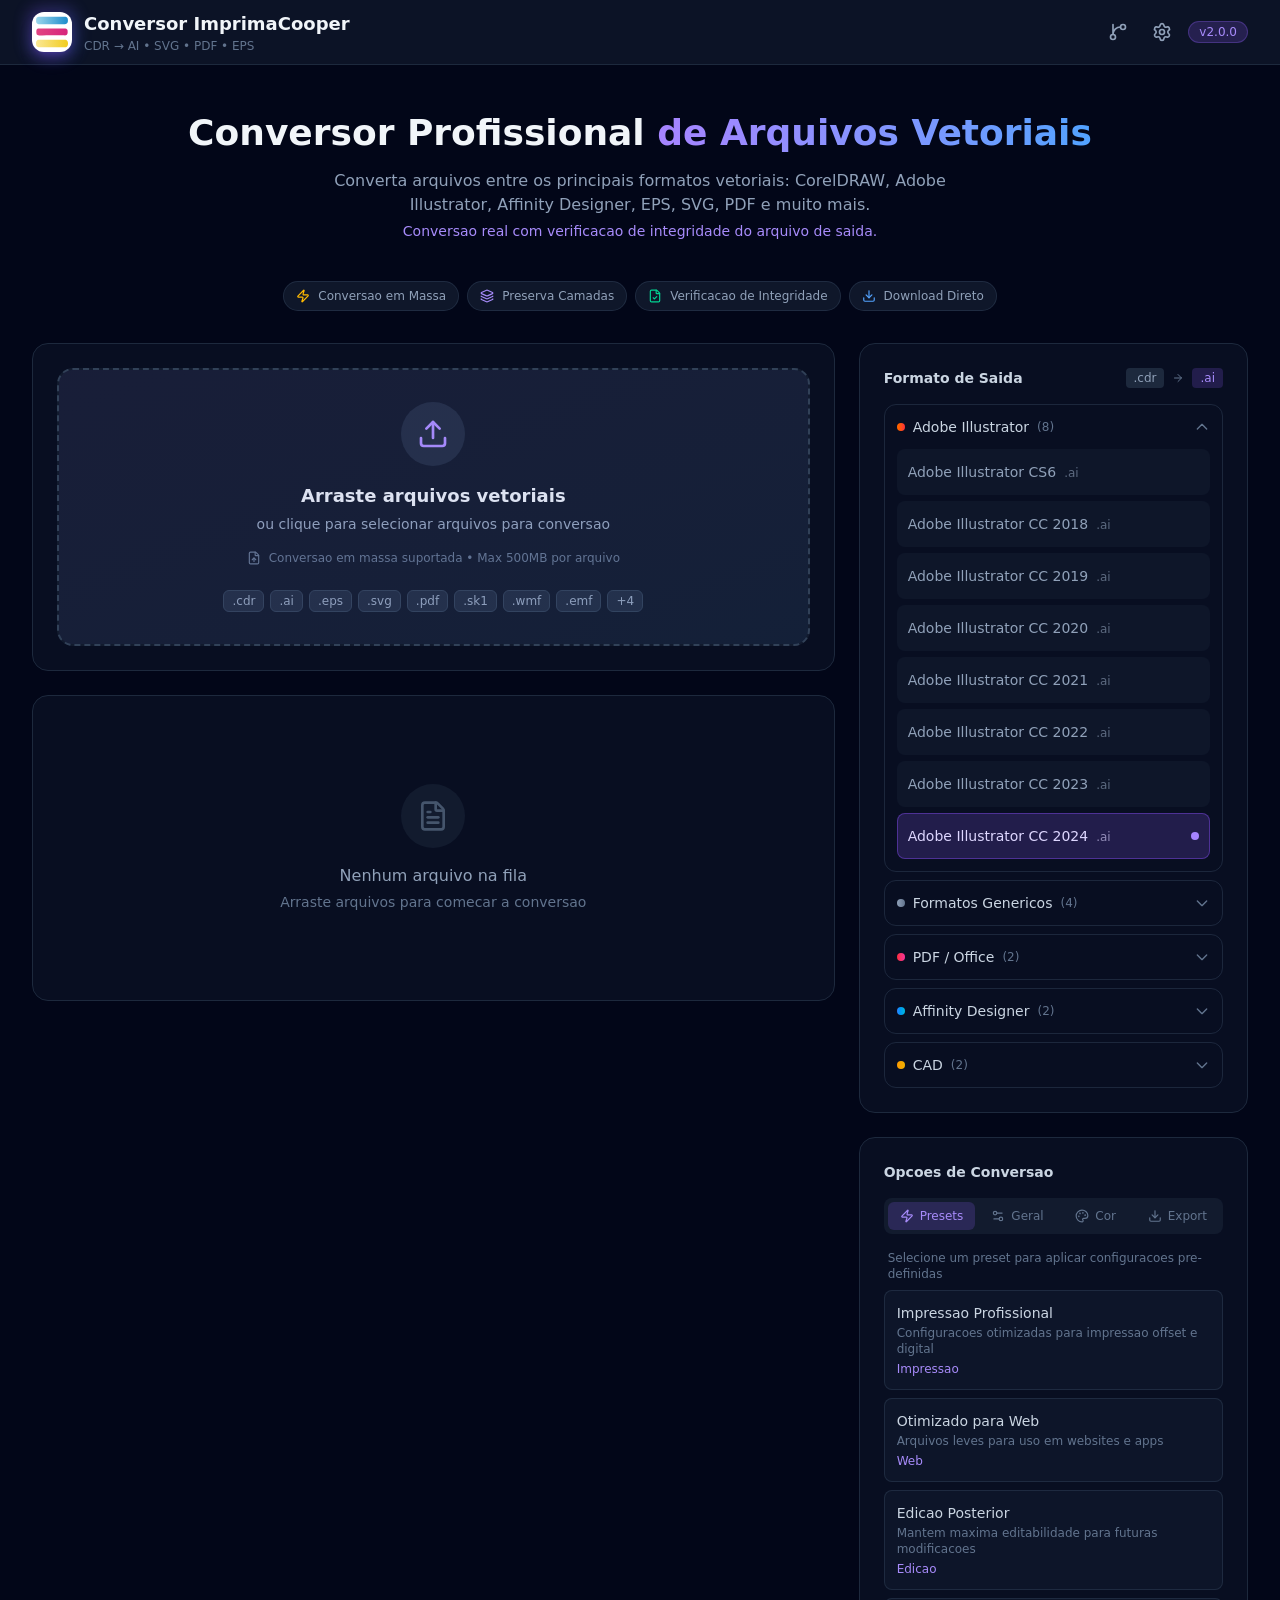
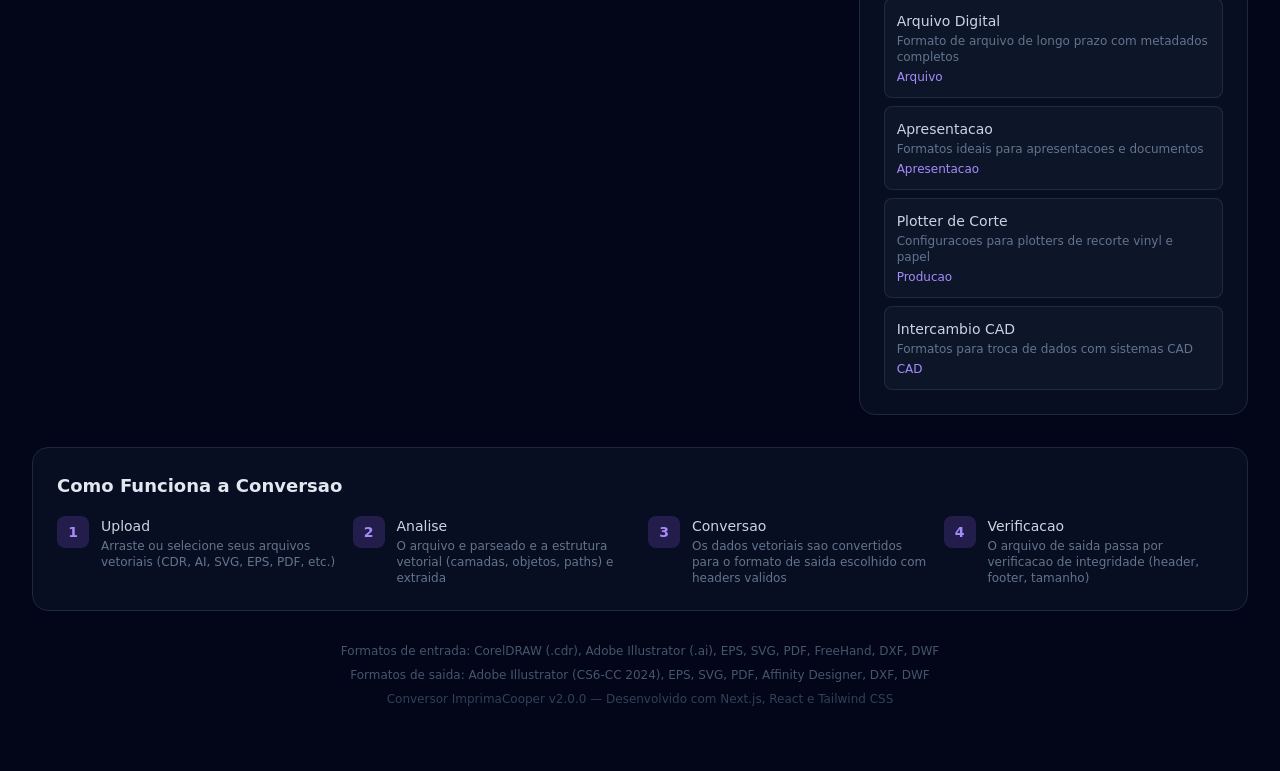
<file: conversor/index.html>
<!DOCTYPE html><html lang="pt-BR"><head><meta charSet="utf-8"/><meta name="viewport" content="width=device-width, initial-scale=1"/><link rel="preload" as="image" href="./imprimacooper.svg"/><link rel="stylesheet" href="/conversor/_next/static/chunks/14k0q~y2z~-co.css" data-precedence="next"/><link rel="preload" as="script" fetchPriority="low" href="/conversor/_next/static/chunks/0ht900cau6_ur.js"/><script src="/conversor/_next/static/chunks/12l6x.1282.lo.js" async=""></script><script src="/conversor/_next/static/chunks/07lhk_q6pmm3r.js" async=""></script><script src="/conversor/_next/static/chunks/turbopack-154cj0ig7jsgx.js" async=""></script><script src="/conversor/_next/static/chunks/0dbhjjzl8qfwv.js" async=""></script><script src="/conversor/_next/static/chunks/0qjeo7v7.6h-3.js" async=""></script><title>Conversor ImprimaCooper - Conversor de Arquivos Vetoriais</title><meta name="description" content="Conversor profissional de arquivos CorelDRAW (CDR) para Adobe Illustrator, Affinity Designer, SVG, PDF, EPS e outros formatos vetoriais."/><link rel="icon" href="./imprimacooper.svg"/><script src="/conversor/_next/static/chunks/03~yq9q893hmn.js" noModule=""></script></head><body class="bg-slate-950 text-slate-100 antialiased"><div hidden=""><!--$--><!--/$--></div><div class="min-h-screen flex flex-col"><header class="border-b border-slate-800 bg-slate-900/80 backdrop-blur-sm sticky top-0 z-50"><div class="max-w-7xl mx-auto px-4 sm:px-6 lg:px-8"><div class="flex items-center justify-between h-16"><div class="flex items-center gap-3"><div class="relative"><div class="w-10 h-10 rounded-xl bg-white flex items-center justify-center shadow-lg shadow-violet-500/25 overflow-hidden"><img src="./imprimacooper.svg" alt="" class="w-8 h-8"/></div><div class="absolute -inset-1 bg-gradient-to-br from-violet-500 to-blue-500 rounded-xl blur opacity-30 -z-10"></div></div><div><h1 class="text-lg font-bold text-slate-100">Conversor ImprimaCooper</h1><p class="text-xs text-slate-500">CDR → AI • SVG • PDF • EPS</p></div></div><div class="flex items-center gap-2"><a href="https://github.com/davidcreator/conversor-arquivos-vetoriais" target="_blank" rel="noopener noreferrer" class="p-2 rounded-lg text-slate-400 hover:text-slate-200 hover:bg-slate-800 transition-colors" title="GitHub"><svg xmlns="http://www.w3.org/2000/svg" width="24" height="24" viewBox="0 0 24 24" fill="none" stroke="currentColor" stroke-width="2" stroke-linecap="round" stroke-linejoin="round" class="lucide lucide-git-branch h-5 w-5" aria-hidden="true"><path d="M15 6a9 9 0 0 0-9 9V3"></path><circle cx="18" cy="6" r="3"></circle><circle cx="6" cy="18" r="3"></circle></svg></a><button class="p-2 rounded-lg text-slate-400 hover:text-slate-200 hover:bg-slate-800 transition-colors" title="Configuracoes Avancadas"><svg xmlns="http://www.w3.org/2000/svg" width="24" height="24" viewBox="0 0 24 24" fill="none" stroke="currentColor" stroke-width="2" stroke-linecap="round" stroke-linejoin="round" class="lucide lucide-settings h-5 w-5" aria-hidden="true"><path d="M9.671 4.136a2.34 2.34 0 0 1 4.659 0 2.34 2.34 0 0 0 3.319 1.915 2.34 2.34 0 0 1 2.33 4.033 2.34 2.34 0 0 0 0 3.831 2.34 2.34 0 0 1-2.33 4.033 2.34 2.34 0 0 0-3.319 1.915 2.34 2.34 0 0 1-4.659 0 2.34 2.34 0 0 0-3.32-1.915 2.34 2.34 0 0 1-2.33-4.033 2.34 2.34 0 0 0 0-3.831A2.34 2.34 0 0 1 6.35 6.051a2.34 2.34 0 0 0 3.319-1.915"></path><circle cx="12" cy="12" r="3"></circle></svg></button><span class="hidden sm:inline-flex items-center px-2.5 py-0.5 rounded-full text-xs font-medium bg-violet-500/20 text-violet-300 border border-violet-500/30">v2.0.0</span></div></div></div></header><main class="flex-1 max-w-7xl mx-auto w-full px-4 sm:px-6 lg:px-8 py-8 space-y-8"><div class="text-center space-y-4 pt-4 pb-2"><h2 class="text-3xl sm:text-4xl font-bold">Conversor Profissional<!-- --> <span class="bg-gradient-to-r from-violet-400 to-blue-400 bg-clip-text text-transparent">de Arquivos Vetoriais</span></h2><p class="text-slate-400 max-w-2xl mx-auto">Converta arquivos entre os principais formatos vetoriais: CorelDRAW, Adobe Illustrator, Affinity Designer, EPS, SVG, PDF e muito mais.<span class="block mt-1 text-violet-400 text-sm font-medium">Conversao real com verificacao de integridade do arquivo de saida.</span></p></div><div class="flex flex-wrap justify-center gap-2"><div class="flex items-center gap-2 px-3 py-1.5 rounded-full bg-slate-800/50 border border-slate-700/50 text-xs text-slate-400"><svg xmlns="http://www.w3.org/2000/svg" width="24" height="24" viewBox="0 0 24 24" fill="none" stroke="currentColor" stroke-width="2" stroke-linecap="round" stroke-linejoin="round" class="lucide lucide-zap h-3.5 w-3.5 text-amber-400" aria-hidden="true"><path d="M4 14a1 1 0 0 1-.78-1.63l9.9-10.2a.5.5 0 0 1 .86.46l-1.92 6.02A1 1 0 0 0 13 10h7a1 1 0 0 1 .78 1.63l-9.9 10.2a.5.5 0 0 1-.86-.46l1.92-6.02A1 1 0 0 0 11 14z"></path></svg>Conversao em Massa</div><div class="flex items-center gap-2 px-3 py-1.5 rounded-full bg-slate-800/50 border border-slate-700/50 text-xs text-slate-400"><svg xmlns="http://www.w3.org/2000/svg" width="24" height="24" viewBox="0 0 24 24" fill="none" stroke="currentColor" stroke-width="2" stroke-linecap="round" stroke-linejoin="round" class="lucide lucide-layers h-3.5 w-3.5 text-violet-400" aria-hidden="true"><path d="M12.83 2.18a2 2 0 0 0-1.66 0L2.6 6.08a1 1 0 0 0 0 1.83l8.58 3.91a2 2 0 0 0 1.66 0l8.58-3.9a1 1 0 0 0 0-1.83z"></path><path d="M2 12a1 1 0 0 0 .58.91l8.6 3.91a2 2 0 0 0 1.65 0l8.58-3.9A1 1 0 0 0 22 12"></path><path d="M2 17a1 1 0 0 0 .58.91l8.6 3.91a2 2 0 0 0 1.65 0l8.58-3.9A1 1 0 0 0 22 17"></path></svg>Preserva Camadas</div><div class="flex items-center gap-2 px-3 py-1.5 rounded-full bg-slate-800/50 border border-slate-700/50 text-xs text-slate-400"><svg xmlns="http://www.w3.org/2000/svg" width="24" height="24" viewBox="0 0 24 24" fill="none" stroke="currentColor" stroke-width="2" stroke-linecap="round" stroke-linejoin="round" class="lucide lucide-file-check h-3.5 w-3.5 text-emerald-400" aria-hidden="true"><path d="M6 22a2 2 0 0 1-2-2V4a2 2 0 0 1 2-2h8a2.4 2.4 0 0 1 1.704.706l3.588 3.588A2.4 2.4 0 0 1 20 8v12a2 2 0 0 1-2 2z"></path><path d="M14 2v5a1 1 0 0 0 1 1h5"></path><path d="m9 15 2 2 4-4"></path></svg>Verificacao de Integridade</div><div class="flex items-center gap-2 px-3 py-1.5 rounded-full bg-slate-800/50 border border-slate-700/50 text-xs text-slate-400"><svg xmlns="http://www.w3.org/2000/svg" width="24" height="24" viewBox="0 0 24 24" fill="none" stroke="currentColor" stroke-width="2" stroke-linecap="round" stroke-linejoin="round" class="lucide lucide-download h-3.5 w-3.5 text-blue-400" aria-hidden="true"><path d="M12 15V3"></path><path d="M21 15v4a2 2 0 0 1-2 2H5a2 2 0 0 1-2-2v-4"></path><path d="m7 10 5 5 5-5"></path></svg>Download Direto</div></div><div class="grid grid-cols-1 lg:grid-cols-3 gap-6"><div class="lg:col-span-2 space-y-6"><div class="rounded-2xl border border-slate-800 bg-slate-900/50 p-6"><div class="space-y-4"><div role="presentation" tabindex="0" class="relative overflow-hidden rounded-2xl border-2 border-dashed p-8 text-center cursor-pointer transition-all duration-300 border-slate-700 bg-slate-800/50 hover:border-violet-500/50 hover:bg-slate-800"><input multiple="" type="file" aria-label="file upload" style="border:0;display:block;height:0;margin:0;opacity:0;overflow:hidden;padding:0;width:0" tabindex="-1"/><div class="flex flex-col items-center gap-4"><div class="rounded-full p-4 transition-colors bg-slate-700/50"><svg xmlns="http://www.w3.org/2000/svg" width="24" height="24" viewBox="0 0 24 24" fill="none" stroke="currentColor" stroke-width="2" stroke-linecap="round" stroke-linejoin="round" class="lucide lucide-upload h-8 w-8 text-violet-400" aria-hidden="true"><path d="M12 3v12"></path><path d="m17 8-5-5-5 5"></path><path d="M21 15v4a2 2 0 0 1-2 2H5a2 2 0 0 1-2-2v-4"></path></svg></div><div><p class="text-lg font-semibold text-slate-200">Arraste arquivos vetoriais</p><p class="mt-1 text-sm text-slate-400">ou clique para selecionar arquivos para conversao</p></div><div class="flex items-center gap-2 text-xs text-slate-500"><svg xmlns="http://www.w3.org/2000/svg" width="24" height="24" viewBox="0 0 24 24" fill="none" stroke="currentColor" stroke-width="2" stroke-linecap="round" stroke-linejoin="round" class="lucide lucide-file-up h-3.5 w-3.5" aria-hidden="true"><path d="M6 22a2 2 0 0 1-2-2V4a2 2 0 0 1 2-2h8a2.4 2.4 0 0 1 1.704.706l3.588 3.588A2.4 2.4 0 0 1 20 8v12a2 2 0 0 1-2 2z"></path><path d="M14 2v5a1 1 0 0 0 1 1h5"></path><path d="M12 12v6"></path><path d="m15 15-3-3-3 3"></path></svg>Conversao em massa suportada • Max 500MB por arquivo</div><div class="flex flex-wrap gap-1.5 justify-center mt-2"><span class="px-2 py-0.5 rounded-md bg-slate-700/50 text-xs text-slate-400 border border-slate-700">.cdr</span><span class="px-2 py-0.5 rounded-md bg-slate-700/50 text-xs text-slate-400 border border-slate-700">.ai</span><span class="px-2 py-0.5 rounded-md bg-slate-700/50 text-xs text-slate-400 border border-slate-700">.eps</span><span class="px-2 py-0.5 rounded-md bg-slate-700/50 text-xs text-slate-400 border border-slate-700">.svg</span><span class="px-2 py-0.5 rounded-md bg-slate-700/50 text-xs text-slate-400 border border-slate-700">.pdf</span><span class="px-2 py-0.5 rounded-md bg-slate-700/50 text-xs text-slate-400 border border-slate-700">.sk1</span><span class="px-2 py-0.5 rounded-md bg-slate-700/50 text-xs text-slate-400 border border-slate-700">.wmf</span><span class="px-2 py-0.5 rounded-md bg-slate-700/50 text-xs text-slate-400 border border-slate-700">.emf</span><span class="px-2 py-0.5 rounded-md bg-slate-700/50 text-xs text-slate-400 border border-slate-700">+<!-- -->4</span></div></div><div class="absolute inset-0 bg-gradient-to-br from-violet-500/5 to-blue-500/5 pointer-events-none"></div></div></div></div><div class="rounded-2xl border border-slate-800 bg-slate-900/50 p-6"><div class="flex flex-col items-center justify-center py-16 text-center"><div class="rounded-full bg-slate-800/50 p-4 mb-4"><svg xmlns="http://www.w3.org/2000/svg" width="24" height="24" viewBox="0 0 24 24" fill="none" stroke="currentColor" stroke-width="2" stroke-linecap="round" stroke-linejoin="round" class="lucide lucide-file-text h-8 w-8 text-slate-600" aria-hidden="true"><path d="M6 22a2 2 0 0 1-2-2V4a2 2 0 0 1 2-2h8a2.4 2.4 0 0 1 1.704.706l3.588 3.588A2.4 2.4 0 0 1 20 8v12a2 2 0 0 1-2 2z"></path><path d="M14 2v5a1 1 0 0 0 1 1h5"></path><path d="M10 9H8"></path><path d="M16 13H8"></path><path d="M16 17H8"></path></svg></div><p class="text-slate-400 mb-1">Nenhum arquivo na fila</p><p class="text-sm text-slate-500">Arraste arquivos para comecar a conversao</p></div></div></div><div class="space-y-6"><div class="rounded-2xl border border-slate-800 bg-slate-900/50 p-6"><div class="space-y-4"><div class="flex items-center justify-between"><h3 class="text-sm font-semibold text-slate-300">Formato de Saida</h3><div class="flex items-center gap-2 text-xs text-slate-500"><span class="px-2 py-0.5 rounded bg-slate-800 text-slate-400">.cdr</span><svg xmlns="http://www.w3.org/2000/svg" width="24" height="24" viewBox="0 0 24 24" fill="none" stroke="currentColor" stroke-width="2" stroke-linecap="round" stroke-linejoin="round" class="lucide lucide-arrow-right h-3 w-3" aria-hidden="true"><path d="M5 12h14"></path><path d="m12 5 7 7-7 7"></path></svg><span class="px-2 py-0.5 rounded bg-violet-500/20 text-violet-300">.ai</span></div></div><div class="space-y-2"><div class="rounded-xl border border-slate-700/50 overflow-hidden"><button class="w-full flex items-center justify-between p-3 hover:bg-slate-800/50 transition-colors"><div class="flex items-center gap-2"><div class="w-2 h-2 rounded-full bg-gradient-to-r from-orange-500 to-red-500"></div><span class="text-sm font-medium text-slate-300">Adobe Illustrator</span><span class="text-xs text-slate-500">(<!-- -->8<!-- -->)</span></div><svg class="w-4 h-4 text-slate-500 transition-transform rotate-180" fill="none" viewBox="0 0 24 24" stroke="currentColor"><path stroke-linecap="round" stroke-linejoin="round" stroke-width="2" d="M19 9l-7 7-7-7"></path></svg></button><div class="px-3 pb-3 grid grid-cols-1 gap-1.5"><button class="flex items-center justify-between p-2.5 rounded-lg text-left transition-all duration-200 bg-slate-800/30 border border-transparent hover:bg-slate-800/60 text-slate-400 hover:text-slate-300"><div><span class="text-sm font-medium">Adobe Illustrator CS6</span><span class="ml-2 text-xs opacity-60">.ai</span></div></button><button class="flex items-center justify-between p-2.5 rounded-lg text-left transition-all duration-200 bg-slate-800/30 border border-transparent hover:bg-slate-800/60 text-slate-400 hover:text-slate-300"><div><span class="text-sm font-medium">Adobe Illustrator CC 2018</span><span class="ml-2 text-xs opacity-60">.ai</span></div></button><button class="flex items-center justify-between p-2.5 rounded-lg text-left transition-all duration-200 bg-slate-800/30 border border-transparent hover:bg-slate-800/60 text-slate-400 hover:text-slate-300"><div><span class="text-sm font-medium">Adobe Illustrator CC 2019</span><span class="ml-2 text-xs opacity-60">.ai</span></div></button><button class="flex items-center justify-between p-2.5 rounded-lg text-left transition-all duration-200 bg-slate-800/30 border border-transparent hover:bg-slate-800/60 text-slate-400 hover:text-slate-300"><div><span class="text-sm font-medium">Adobe Illustrator CC 2020</span><span class="ml-2 text-xs opacity-60">.ai</span></div></button><button class="flex items-center justify-between p-2.5 rounded-lg text-left transition-all duration-200 bg-slate-800/30 border border-transparent hover:bg-slate-800/60 text-slate-400 hover:text-slate-300"><div><span class="text-sm font-medium">Adobe Illustrator CC 2021</span><span class="ml-2 text-xs opacity-60">.ai</span></div></button><button class="flex items-center justify-between p-2.5 rounded-lg text-left transition-all duration-200 bg-slate-800/30 border border-transparent hover:bg-slate-800/60 text-slate-400 hover:text-slate-300"><div><span class="text-sm font-medium">Adobe Illustrator CC 2022</span><span class="ml-2 text-xs opacity-60">.ai</span></div></button><button class="flex items-center justify-between p-2.5 rounded-lg text-left transition-all duration-200 bg-slate-800/30 border border-transparent hover:bg-slate-800/60 text-slate-400 hover:text-slate-300"><div><span class="text-sm font-medium">Adobe Illustrator CC 2023</span><span class="ml-2 text-xs opacity-60">.ai</span></div></button><button class="flex items-center justify-between p-2.5 rounded-lg text-left transition-all duration-200 bg-violet-500/20 border border-violet-500/40 text-violet-200"><div><span class="text-sm font-medium">Adobe Illustrator CC 2024</span><span class="ml-2 text-xs opacity-60">.ai</span></div><div class="w-2 h-2 rounded-full bg-violet-400"></div></button></div></div><div class="rounded-xl border border-slate-700/50 overflow-hidden"><button class="w-full flex items-center justify-between p-3 hover:bg-slate-800/50 transition-colors"><div class="flex items-center gap-2"><div class="w-2 h-2 rounded-full bg-gradient-to-r from-slate-400 to-slate-500"></div><span class="text-sm font-medium text-slate-300">Formatos Genericos</span><span class="text-xs text-slate-500">(<!-- -->4<!-- -->)</span></div><svg class="w-4 h-4 text-slate-500 transition-transform" fill="none" viewBox="0 0 24 24" stroke="currentColor"><path stroke-linecap="round" stroke-linejoin="round" stroke-width="2" d="M19 9l-7 7-7-7"></path></svg></button></div><div class="rounded-xl border border-slate-700/50 overflow-hidden"><button class="w-full flex items-center justify-between p-3 hover:bg-slate-800/50 transition-colors"><div class="flex items-center gap-2"><div class="w-2 h-2 rounded-full bg-gradient-to-r from-red-500 to-pink-500"></div><span class="text-sm font-medium text-slate-300">PDF / Office</span><span class="text-xs text-slate-500">(<!-- -->2<!-- -->)</span></div><svg class="w-4 h-4 text-slate-500 transition-transform" fill="none" viewBox="0 0 24 24" stroke="currentColor"><path stroke-linecap="round" stroke-linejoin="round" stroke-width="2" d="M19 9l-7 7-7-7"></path></svg></button></div><div class="rounded-xl border border-slate-700/50 overflow-hidden"><button class="w-full flex items-center justify-between p-3 hover:bg-slate-800/50 transition-colors"><div class="flex items-center gap-2"><div class="w-2 h-2 rounded-full bg-gradient-to-r from-blue-500 to-cyan-500"></div><span class="text-sm font-medium text-slate-300">Affinity Designer</span><span class="text-xs text-slate-500">(<!-- -->2<!-- -->)</span></div><svg class="w-4 h-4 text-slate-500 transition-transform" fill="none" viewBox="0 0 24 24" stroke="currentColor"><path stroke-linecap="round" stroke-linejoin="round" stroke-width="2" d="M19 9l-7 7-7-7"></path></svg></button></div><div class="rounded-xl border border-slate-700/50 overflow-hidden"><button class="w-full flex items-center justify-between p-3 hover:bg-slate-800/50 transition-colors"><div class="flex items-center gap-2"><div class="w-2 h-2 rounded-full bg-gradient-to-r from-amber-500 to-yellow-500"></div><span class="text-sm font-medium text-slate-300">CAD</span><span class="text-xs text-slate-500">(<!-- -->2<!-- -->)</span></div><svg class="w-4 h-4 text-slate-500 transition-transform" fill="none" viewBox="0 0 24 24" stroke="currentColor"><path stroke-linecap="round" stroke-linejoin="round" stroke-width="2" d="M19 9l-7 7-7-7"></path></svg></button></div></div></div></div><div class="rounded-2xl border border-slate-800 bg-slate-900/50 p-6"><div class="space-y-4"><h3 class="text-sm font-semibold text-slate-300">Opcoes de Conversao</h3><div class="flex gap-1 p-1 rounded-lg bg-slate-800/50"><button class="flex items-center gap-1.5 px-3 py-1.5 rounded-md text-xs font-medium transition-colors flex-1 justify-center bg-violet-500/20 text-violet-300"><svg xmlns="http://www.w3.org/2000/svg" width="24" height="24" viewBox="0 0 24 24" fill="none" stroke="currentColor" stroke-width="2" stroke-linecap="round" stroke-linejoin="round" class="lucide lucide-zap h-3.5 w-3.5" aria-hidden="true"><path d="M4 14a1 1 0 0 1-.78-1.63l9.9-10.2a.5.5 0 0 1 .86.46l-1.92 6.02A1 1 0 0 0 13 10h7a1 1 0 0 1 .78 1.63l-9.9 10.2a.5.5 0 0 1-.86-.46l1.92-6.02A1 1 0 0 0 11 14z"></path></svg><span class="hidden sm:inline">Presets</span></button><button class="flex items-center gap-1.5 px-3 py-1.5 rounded-md text-xs font-medium transition-colors flex-1 justify-center text-slate-500 hover:text-slate-300"><svg xmlns="http://www.w3.org/2000/svg" width="24" height="24" viewBox="0 0 24 24" fill="none" stroke="currentColor" stroke-width="2" stroke-linecap="round" stroke-linejoin="round" class="lucide lucide-settings2 lucide-settings-2 h-3.5 w-3.5" aria-hidden="true"><path d="M14 17H5"></path><path d="M19 7h-9"></path><circle cx="17" cy="17" r="3"></circle><circle cx="7" cy="7" r="3"></circle></svg><span class="hidden sm:inline">Geral</span></button><button class="flex items-center gap-1.5 px-3 py-1.5 rounded-md text-xs font-medium transition-colors flex-1 justify-center text-slate-500 hover:text-slate-300"><svg xmlns="http://www.w3.org/2000/svg" width="24" height="24" viewBox="0 0 24 24" fill="none" stroke="currentColor" stroke-width="2" stroke-linecap="round" stroke-linejoin="round" class="lucide lucide-palette h-3.5 w-3.5" aria-hidden="true"><path d="M12 22a1 1 0 0 1 0-20 10 9 0 0 1 10 9 5 5 0 0 1-5 5h-2.25a1.75 1.75 0 0 0-1.4 2.8l.3.4a1.75 1.75 0 0 1-1.4 2.8z"></path><circle cx="13.5" cy="6.5" r=".5" fill="currentColor"></circle><circle cx="17.5" cy="10.5" r=".5" fill="currentColor"></circle><circle cx="6.5" cy="12.5" r=".5" fill="currentColor"></circle><circle cx="8.5" cy="7.5" r=".5" fill="currentColor"></circle></svg><span class="hidden sm:inline">Cor</span></button><button class="flex items-center gap-1.5 px-3 py-1.5 rounded-md text-xs font-medium transition-colors flex-1 justify-center text-slate-500 hover:text-slate-300"><svg xmlns="http://www.w3.org/2000/svg" width="24" height="24" viewBox="0 0 24 24" fill="none" stroke="currentColor" stroke-width="2" stroke-linecap="round" stroke-linejoin="round" class="lucide lucide-download h-3.5 w-3.5" aria-hidden="true"><path d="M12 15V3"></path><path d="M21 15v4a2 2 0 0 1-2 2H5a2 2 0 0 1-2-2v-4"></path><path d="m7 10 5 5 5-5"></path></svg><span class="hidden sm:inline">Export</span></button></div><div class="space-y-1"><div class="space-y-2"><p class="text-xs text-slate-500 px-1">Selecione um preset para aplicar configuracoes pre-definidas</p><button class="w-full p-3 rounded-lg bg-slate-800/30 border border-slate-700/50 hover:border-violet-500/30 hover:bg-slate-800/60 transition-all text-left"><p class="text-sm font-medium text-slate-300">Impressao Profissional</p><p class="text-xs text-slate-500 mt-0.5">Configuracoes otimizadas para impressao offset e digital</p><p class="text-xs text-violet-400 mt-1">Impressao</p></button><button class="w-full p-3 rounded-lg bg-slate-800/30 border border-slate-700/50 hover:border-violet-500/30 hover:bg-slate-800/60 transition-all text-left"><p class="text-sm font-medium text-slate-300">Otimizado para Web</p><p class="text-xs text-slate-500 mt-0.5">Arquivos leves para uso em websites e apps</p><p class="text-xs text-violet-400 mt-1">Web</p></button><button class="w-full p-3 rounded-lg bg-slate-800/30 border border-slate-700/50 hover:border-violet-500/30 hover:bg-slate-800/60 transition-all text-left"><p class="text-sm font-medium text-slate-300">Edicao Posterior</p><p class="text-xs text-slate-500 mt-0.5">Mantem maxima editabilidade para futuras modificacoes</p><p class="text-xs text-violet-400 mt-1">Edicao</p></button><button class="w-full p-3 rounded-lg bg-slate-800/30 border border-slate-700/50 hover:border-violet-500/30 hover:bg-slate-800/60 transition-all text-left"><p class="text-sm font-medium text-slate-300">Arquivo Digital</p><p class="text-xs text-slate-500 mt-0.5">Formato de arquivo de longo prazo com metadados completos</p><p class="text-xs text-violet-400 mt-1">Arquivo</p></button><button class="w-full p-3 rounded-lg bg-slate-800/30 border border-slate-700/50 hover:border-violet-500/30 hover:bg-slate-800/60 transition-all text-left"><p class="text-sm font-medium text-slate-300">Apresentacao</p><p class="text-xs text-slate-500 mt-0.5">Formatos ideais para apresentacoes e documentos</p><p class="text-xs text-violet-400 mt-1">Apresentacao</p></button><button class="w-full p-3 rounded-lg bg-slate-800/30 border border-slate-700/50 hover:border-violet-500/30 hover:bg-slate-800/60 transition-all text-left"><p class="text-sm font-medium text-slate-300">Plotter de Corte</p><p class="text-xs text-slate-500 mt-0.5">Configuracoes para plotters de recorte vinyl e papel</p><p class="text-xs text-violet-400 mt-1">Producao</p></button><button class="w-full p-3 rounded-lg bg-slate-800/30 border border-slate-700/50 hover:border-violet-500/30 hover:bg-slate-800/60 transition-all text-left"><p class="text-sm font-medium text-slate-300">Intercambio CAD</p><p class="text-xs text-slate-500 mt-0.5">Formatos para troca de dados com sistemas CAD</p><p class="text-xs text-violet-400 mt-1">CAD</p></button></div></div></div></div></div></div><div class="rounded-2xl border border-slate-800 bg-slate-900/50 p-6"><h3 class="text-lg font-semibold text-slate-200 mb-4">Como Funciona a Conversao</h3><div class="grid grid-cols-1 md:grid-cols-4 gap-4"><div class="flex gap-3"><div class="shrink-0 w-8 h-8 rounded-lg bg-violet-500/20 flex items-center justify-center text-sm font-bold text-violet-400">1</div><div><p class="text-sm font-medium text-slate-300">Upload</p><p class="text-xs text-slate-500 mt-0.5">Arraste ou selecione seus arquivos vetoriais (CDR, AI, SVG, EPS, PDF, etc.)</p></div></div><div class="flex gap-3"><div class="shrink-0 w-8 h-8 rounded-lg bg-violet-500/20 flex items-center justify-center text-sm font-bold text-violet-400">2</div><div><p class="text-sm font-medium text-slate-300">Analise</p><p class="text-xs text-slate-500 mt-0.5">O arquivo e parseado e a estrutura vetorial (camadas, objetos, paths) e extraida</p></div></div><div class="flex gap-3"><div class="shrink-0 w-8 h-8 rounded-lg bg-violet-500/20 flex items-center justify-center text-sm font-bold text-violet-400">3</div><div><p class="text-sm font-medium text-slate-300">Conversao</p><p class="text-xs text-slate-500 mt-0.5">Os dados vetoriais sao convertidos para o formato de saida escolhido com headers validos</p></div></div><div class="flex gap-3"><div class="shrink-0 w-8 h-8 rounded-lg bg-violet-500/20 flex items-center justify-center text-sm font-bold text-violet-400">4</div><div><p class="text-sm font-medium text-slate-300">Verificacao</p><p class="text-xs text-slate-500 mt-0.5">O arquivo de saida passa por verificacao de integridade (header, footer, tamanho)</p></div></div></div></div><footer class="text-center space-y-2 pb-8 text-xs text-slate-600"><p>Formatos de entrada: CorelDRAW (.cdr), Adobe Illustrator (.ai), EPS, SVG, PDF, FreeHand, DXF, DWF</p><p>Formatos de saida: Adobe Illustrator (CS6-CC 2024), EPS, SVG, PDF, Affinity Designer, DXF, DWF</p><p class="text-slate-700">Conversor ImprimaCooper v2.0.0 — Desenvolvido com Next.js, React e Tailwind CSS</p></footer></main></div><!--$--><!--/$--><script src="/conversor/_next/static/chunks/0ht900cau6_ur.js" id="_R_" async=""></script><script>(self.__next_f=self.__next_f||[]).push([0])</script><script>self.__next_f.push([1,"1:\"$Sreact.fragment\"\n2:I[39756,[\"/conversor/_next/static/chunks/0dbhjjzl8qfwv.js\"],\"default\"]\n3:I[37457,[\"/conversor/_next/static/chunks/0dbhjjzl8qfwv.js\"],\"default\"]\n4:I[47257,[\"/conversor/_next/static/chunks/0dbhjjzl8qfwv.js\"],\"ClientPageRoot\"]\n5:I[52683,[\"/conversor/_next/static/chunks/0dbhjjzl8qfwv.js\",\"/conversor/_next/static/chunks/0qjeo7v7.6h-3.js\"],\"default\"]\n8:I[97367,[\"/conversor/_next/static/chunks/0dbhjjzl8qfwv.js\"],\"OutletBoundary\"]\n9:\"$Sreact.suspense\"\nb:I[97367,[\"/conversor/_next/static/chunks/0dbhjjzl8qfwv.js\"],\"ViewportBoundary\"]\nd:I[97367,[\"/conversor/_next/static/chunks/0dbhjjzl8qfwv.js\"],\"MetadataBoundary\"]\nf:I[68027,[\"/conversor/_next/static/chunks/0dbhjjzl8qfwv.js\"],\"default\",1]\n:HL[\"/conversor/_next/static/chunks/14k0q~y2z~-co.css\",\"style\"]\n"])</script><script>self.__next_f.push([1,"0:{\"P\":null,\"c\":[\"\",\"\"],\"q\":\"\",\"i\":false,\"f\":[[[\"\",{\"children\":[\"__PAGE__\",{}]},\"$undefined\",\"$undefined\",16],[[\"$\",\"$1\",\"c\",{\"children\":[[[\"$\",\"link\",\"0\",{\"rel\":\"stylesheet\",\"href\":\"/conversor/_next/static/chunks/14k0q~y2z~-co.css\",\"precedence\":\"next\",\"crossOrigin\":\"$undefined\",\"nonce\":\"$undefined\"}],[\"$\",\"script\",\"script-0\",{\"src\":\"/conversor/_next/static/chunks/0dbhjjzl8qfwv.js\",\"async\":true,\"nonce\":\"$undefined\"}]],[\"$\",\"html\",null,{\"lang\":\"pt-BR\",\"children\":[\"$\",\"body\",null,{\"className\":\"bg-slate-950 text-slate-100 antialiased\",\"children\":[\"$\",\"$L2\",null,{\"parallelRouterKey\":\"children\",\"error\":\"$undefined\",\"errorStyles\":\"$undefined\",\"errorScripts\":\"$undefined\",\"template\":[\"$\",\"$L3\",null,{}],\"templateStyles\":\"$undefined\",\"templateScripts\":\"$undefined\",\"notFound\":[[[\"$\",\"title\",null,{\"children\":\"404: This page could not be found.\"}],[\"$\",\"div\",null,{\"style\":{\"fontFamily\":\"system-ui,\\\"Segoe UI\\\",Roboto,Helvetica,Arial,sans-serif,\\\"Apple Color Emoji\\\",\\\"Segoe UI Emoji\\\"\",\"height\":\"100vh\",\"textAlign\":\"center\",\"display\":\"flex\",\"flexDirection\":\"column\",\"alignItems\":\"center\",\"justifyContent\":\"center\"},\"children\":[\"$\",\"div\",null,{\"children\":[[\"$\",\"style\",null,{\"dangerouslySetInnerHTML\":{\"__html\":\"body{color:#000;background:#fff;margin:0}.next-error-h1{border-right:1px solid rgba(0,0,0,.3)}@media (prefers-color-scheme:dark){body{color:#fff;background:#000}.next-error-h1{border-right:1px solid rgba(255,255,255,.3)}}\"}}],[\"$\",\"h1\",null,{\"className\":\"next-error-h1\",\"style\":{\"display\":\"inline-block\",\"margin\":\"0 20px 0 0\",\"padding\":\"0 23px 0 0\",\"fontSize\":24,\"fontWeight\":500,\"verticalAlign\":\"top\",\"lineHeight\":\"49px\"},\"children\":404}],[\"$\",\"div\",null,{\"style\":{\"display\":\"inline-block\"},\"children\":[\"$\",\"h2\",null,{\"style\":{\"fontSize\":14,\"fontWeight\":400,\"lineHeight\":\"49px\",\"margin\":0},\"children\":\"This page could not be found.\"}]}]]}]}]],[]],\"forbidden\":\"$undefined\",\"unauthorized\":\"$undefined\"}]}]}]]}],{\"children\":[[\"$\",\"$1\",\"c\",{\"children\":[[\"$\",\"$L4\",null,{\"Component\":\"$5\",\"serverProvidedParams\":{\"searchParams\":{},\"params\":{},\"promises\":[\"$@6\",\"$@7\"]}}],[[\"$\",\"script\",\"script-0\",{\"src\":\"/conversor/_next/static/chunks/0qjeo7v7.6h-3.js\",\"async\":true,\"nonce\":\"$undefined\"}]],[\"$\",\"$L8\",null,{\"children\":[\"$\",\"$9\",null,{\"name\":\"Next.MetadataOutlet\",\"children\":\"$@a\"}]}]]}],{},null,false,null]},null,false,null],[\"$\",\"$1\",\"h\",{\"children\":[null,[\"$\",\"$Lb\",null,{\"children\":\"$Lc\"}],[\"$\",\"div\",null,{\"hidden\":true,\"children\":[\"$\",\"$Ld\",null,{\"children\":[\"$\",\"$9\",null,{\"name\":\"Next.Metadata\",\"children\":\"$Le\"}]}]}],null]}],false]],\"m\":\"$undefined\",\"G\":[\"$f\",[[\"$\",\"link\",\"0\",{\"rel\":\"stylesheet\",\"href\":\"/conversor/_next/static/chunks/14k0q~y2z~-co.css\",\"precedence\":\"next\",\"crossOrigin\":\"$undefined\",\"nonce\":\"$undefined\"}]]],\"S\":true,\"h\":null,\"s\":\"$undefined\",\"l\":\"$undefined\",\"p\":\"$undefined\",\"d\":\"$undefined\",\"b\":\"4YKFXYKtOZ5D5CV05g5jt\"}\n"])</script><script>self.__next_f.push([1,"6:{}\n7:\"$0:f:0:1:1:children:0:props:children:0:props:serverProvidedParams:params\"\n"])</script><script>self.__next_f.push([1,"c:[[\"$\",\"meta\",\"0\",{\"charSet\":\"utf-8\"}],[\"$\",\"meta\",\"1\",{\"name\":\"viewport\",\"content\":\"width=device-width, initial-scale=1\"}]]\n"])</script><script>self.__next_f.push([1,"10:I[27201,[\"/conversor/_next/static/chunks/0dbhjjzl8qfwv.js\"],\"IconMark\"]\na:null\ne:[[\"$\",\"title\",\"0\",{\"children\":\"Conversor ImprimaCooper - Conversor de Arquivos Vetoriais\"}],[\"$\",\"meta\",\"1\",{\"name\":\"description\",\"content\":\"Conversor profissional de arquivos CorelDRAW (CDR) para Adobe Illustrator, Affinity Designer, SVG, PDF, EPS e outros formatos vetoriais.\"}],[\"$\",\"link\",\"2\",{\"rel\":\"icon\",\"href\":\"./imprimacooper.svg\"}],[\"$\",\"$L10\",\"3\",{}]]\n"])</script></body></html>
</file>
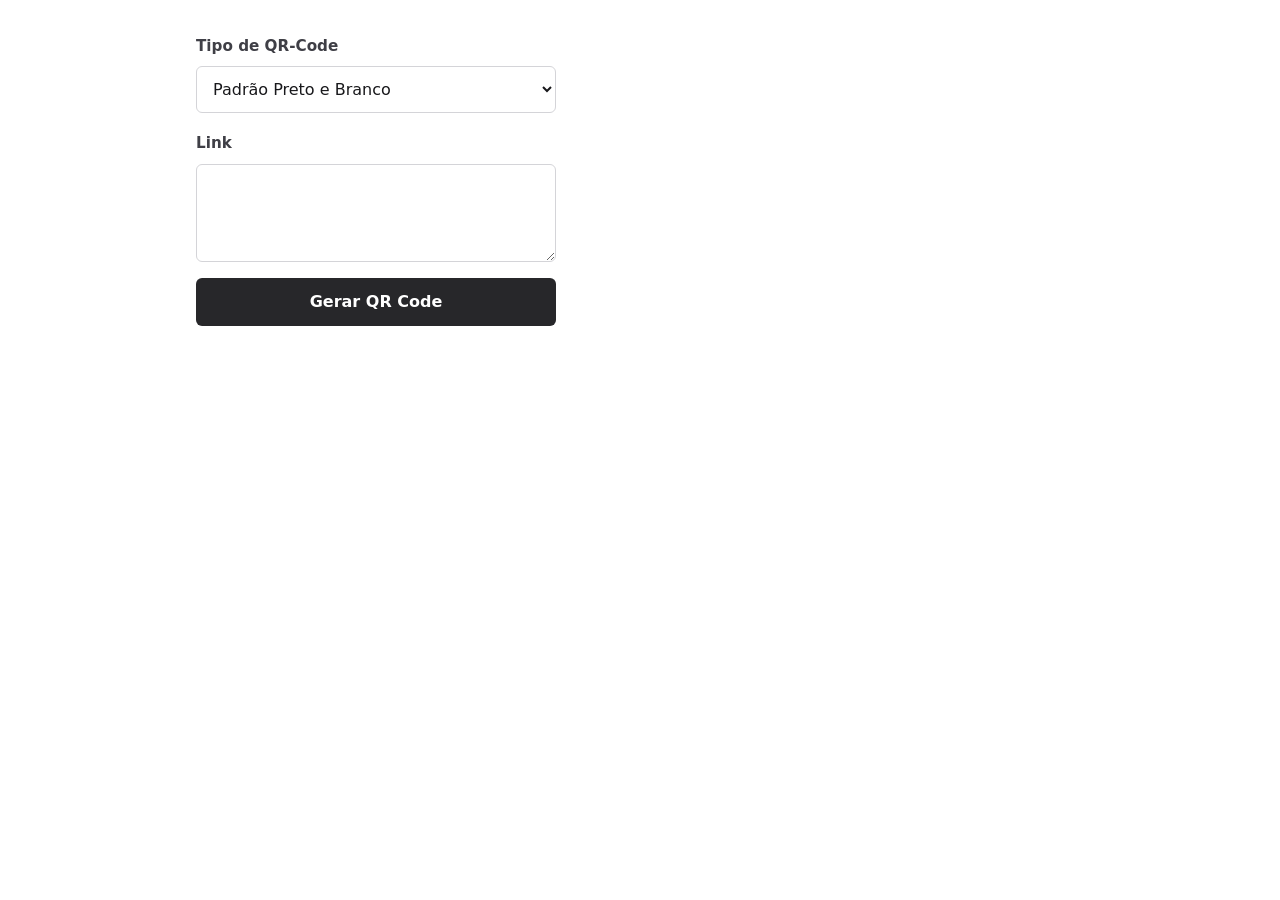
<file: qrcode/index.html>
<!DOCTYPE html>
<html lang="en">

<head>
  <meta charset="UTF-8" />
  <link rel="icon" type="image/x-icon" href="./favicon.ico" />
  <meta charset="UTF-8">
  <meta name="viewport" content="width=device-width, initial-scale=1.0">
  <meta http-equiv="X-UA-Compatible" content="ie=edge">
  <meta name="description"
    content="Gerador simples e eficaz de QR-Codes estáticos para diversos usos.">
  <meta name="keywords" content="QR code, easy generator, simple scanner, beginner-friendly, custom, design, QR code creator, QR code maker">
  <meta name="author" content="ImprimaCooper">
  <meta property="og:title" content="Gerador de QR-Codes ImprimaCooper">
  <meta property="og:description"
    content="Gerador simples e eficaz de QR-Codes estáticos para diversos usos.">
  <meta property="og:image" content="./og_image.png">
  <meta property="og:image:alt" content="Gerador de QR-Codes ImprimaCooper">
  <meta property="og:url" content="https://imprimacooper.com.br/">
  <meta property="og:type" content="website">
  <meta name="twitter:card" content="summary_large_image">
  <meta name="twitter:title" content="Gerador de QR-Codes ImprimaCooper">
  <meta name="twitter:description"
    content="Gerador simples e eficaz de QR-Codes estáticos para diversos usos.">
  <meta name="twitter:image" content="./og_image.png">
  <meta name="twitter:image:alt" content="Gerador de QR-Codes ImprimaCooper">
  <meta name="license" content="GNU General Public License v3.0">
  <meta name="color-scheme" content="dark light">

  <title>Gerador de QR-Codes ImprimaCooper</title>
  <script type="module" crossorigin src="./assets/index-BDOKkKky.js"></script>
  <link rel="stylesheet" crossorigin href="./assets/index-SW2UjJBE.css">
<link rel="manifest" href="./manifest.webmanifest"></head>

<body>
  <div id="app"></div>
</body>

</html>
</file>
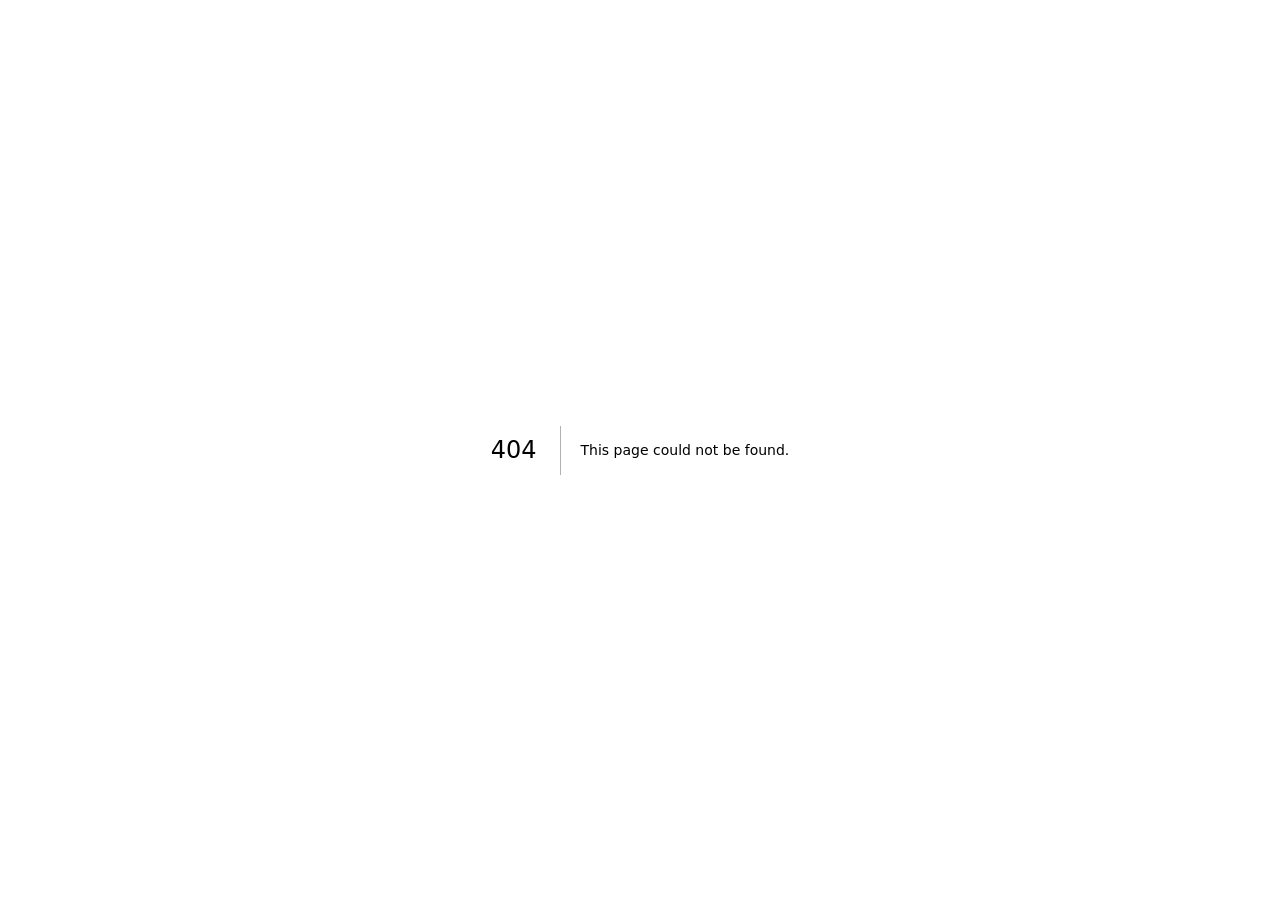
<file: conversor/404/index.html>
<!DOCTYPE html><html lang="pt-BR"><head><meta charSet="utf-8"/><meta name="viewport" content="width=device-width, initial-scale=1"/><link rel="stylesheet" href="/conversor/_next/static/chunks/14k0q~y2z~-co.css" data-precedence="next"/><link rel="preload" as="script" fetchPriority="low" href="/conversor/_next/static/chunks/0ht900cau6_ur.js"/><script src="/conversor/_next/static/chunks/12l6x.1282.lo.js" async=""></script><script src="/conversor/_next/static/chunks/07lhk_q6pmm3r.js" async=""></script><script src="/conversor/_next/static/chunks/turbopack-154cj0ig7jsgx.js" async=""></script><script src="/conversor/_next/static/chunks/0dbhjjzl8qfwv.js" async=""></script><meta name="robots" content="noindex"/><title>404: This page could not be found.</title><title>Conversor ImprimaCooper - Conversor de Arquivos Vetoriais</title><meta name="description" content="Conversor profissional de arquivos CorelDRAW (CDR) para Adobe Illustrator, Affinity Designer, SVG, PDF, EPS e outros formatos vetoriais."/><link rel="icon" href="./imprimacooper.svg"/><script src="/conversor/_next/static/chunks/03~yq9q893hmn.js" noModule=""></script></head><body class="bg-slate-950 text-slate-100 antialiased"><div hidden=""><!--$--><!--/$--></div><div style="font-family:system-ui,&quot;Segoe UI&quot;,Roboto,Helvetica,Arial,sans-serif,&quot;Apple Color Emoji&quot;,&quot;Segoe UI Emoji&quot;;height:100vh;text-align:center;display:flex;flex-direction:column;align-items:center;justify-content:center"><div><style>body{color:#000;background:#fff;margin:0}.next-error-h1{border-right:1px solid rgba(0,0,0,.3)}@media (prefers-color-scheme:dark){body{color:#fff;background:#000}.next-error-h1{border-right:1px solid rgba(255,255,255,.3)}}</style><h1 class="next-error-h1" style="display:inline-block;margin:0 20px 0 0;padding:0 23px 0 0;font-size:24px;font-weight:500;vertical-align:top;line-height:49px">404</h1><div style="display:inline-block"><h2 style="font-size:14px;font-weight:400;line-height:49px;margin:0">This page could not be found.</h2></div></div></div><!--$--><!--/$--><script src="/conversor/_next/static/chunks/0ht900cau6_ur.js" id="_R_" async=""></script><script>(self.__next_f=self.__next_f||[]).push([0])</script><script>self.__next_f.push([1,"1:\"$Sreact.fragment\"\n2:I[39756,[\"/conversor/_next/static/chunks/0dbhjjzl8qfwv.js\"],\"default\"]\n3:I[37457,[\"/conversor/_next/static/chunks/0dbhjjzl8qfwv.js\"],\"default\"]\n4:I[97367,[\"/conversor/_next/static/chunks/0dbhjjzl8qfwv.js\"],\"OutletBoundary\"]\n5:\"$Sreact.suspense\"\n8:I[97367,[\"/conversor/_next/static/chunks/0dbhjjzl8qfwv.js\"],\"ViewportBoundary\"]\na:I[97367,[\"/conversor/_next/static/chunks/0dbhjjzl8qfwv.js\"],\"MetadataBoundary\"]\nc:I[68027,[\"/conversor/_next/static/chunks/0dbhjjzl8qfwv.js\"],\"default\",1]\n:HL[\"/conversor/_next/static/chunks/14k0q~y2z~-co.css\",\"style\"]\n"])</script><script>self.__next_f.push([1,"0:{\"P\":null,\"c\":[\"\",\"_not-found\",\"\"],\"q\":\"\",\"i\":false,\"f\":[[[\"\",{\"children\":[\"/_not-found\",{\"children\":[\"__PAGE__\",{}]}]},\"$undefined\",\"$undefined\",16],[[\"$\",\"$1\",\"c\",{\"children\":[[[\"$\",\"link\",\"0\",{\"rel\":\"stylesheet\",\"href\":\"/conversor/_next/static/chunks/14k0q~y2z~-co.css\",\"precedence\":\"next\",\"crossOrigin\":\"$undefined\",\"nonce\":\"$undefined\"}],[\"$\",\"script\",\"script-0\",{\"src\":\"/conversor/_next/static/chunks/0dbhjjzl8qfwv.js\",\"async\":true,\"nonce\":\"$undefined\"}]],[\"$\",\"html\",null,{\"lang\":\"pt-BR\",\"children\":[\"$\",\"body\",null,{\"className\":\"bg-slate-950 text-slate-100 antialiased\",\"children\":[\"$\",\"$L2\",null,{\"parallelRouterKey\":\"children\",\"error\":\"$undefined\",\"errorStyles\":\"$undefined\",\"errorScripts\":\"$undefined\",\"template\":[\"$\",\"$L3\",null,{}],\"templateStyles\":\"$undefined\",\"templateScripts\":\"$undefined\",\"notFound\":[[[\"$\",\"title\",null,{\"children\":\"404: This page could not be found.\"}],[\"$\",\"div\",null,{\"style\":{\"fontFamily\":\"system-ui,\\\"Segoe UI\\\",Roboto,Helvetica,Arial,sans-serif,\\\"Apple Color Emoji\\\",\\\"Segoe UI Emoji\\\"\",\"height\":\"100vh\",\"textAlign\":\"center\",\"display\":\"flex\",\"flexDirection\":\"column\",\"alignItems\":\"center\",\"justifyContent\":\"center\"},\"children\":[\"$\",\"div\",null,{\"children\":[[\"$\",\"style\",null,{\"dangerouslySetInnerHTML\":{\"__html\":\"body{color:#000;background:#fff;margin:0}.next-error-h1{border-right:1px solid rgba(0,0,0,.3)}@media (prefers-color-scheme:dark){body{color:#fff;background:#000}.next-error-h1{border-right:1px solid rgba(255,255,255,.3)}}\"}}],[\"$\",\"h1\",null,{\"className\":\"next-error-h1\",\"style\":{\"display\":\"inline-block\",\"margin\":\"0 20px 0 0\",\"padding\":\"0 23px 0 0\",\"fontSize\":24,\"fontWeight\":500,\"verticalAlign\":\"top\",\"lineHeight\":\"49px\"},\"children\":404}],[\"$\",\"div\",null,{\"style\":{\"display\":\"inline-block\"},\"children\":[\"$\",\"h2\",null,{\"style\":{\"fontSize\":14,\"fontWeight\":400,\"lineHeight\":\"49px\",\"margin\":0},\"children\":\"This page could not be found.\"}]}]]}]}]],[]],\"forbidden\":\"$undefined\",\"unauthorized\":\"$undefined\"}]}]}]]}],{\"children\":[[\"$\",\"$1\",\"c\",{\"children\":[null,[\"$\",\"$L2\",null,{\"parallelRouterKey\":\"children\",\"error\":\"$undefined\",\"errorStyles\":\"$undefined\",\"errorScripts\":\"$undefined\",\"template\":[\"$\",\"$L3\",null,{}],\"templateStyles\":\"$undefined\",\"templateScripts\":\"$undefined\",\"notFound\":\"$undefined\",\"forbidden\":\"$undefined\",\"unauthorized\":\"$undefined\"}]]}],{\"children\":[[\"$\",\"$1\",\"c\",{\"children\":[[[\"$\",\"title\",null,{\"children\":\"404: This page could not be found.\"}],[\"$\",\"div\",null,{\"style\":\"$0:f:0:1:0:props:children:1:props:children:props:children:props:notFound:0:1:props:style\",\"children\":[\"$\",\"div\",null,{\"children\":[[\"$\",\"style\",null,{\"dangerouslySetInnerHTML\":{\"__html\":\"body{color:#000;background:#fff;margin:0}.next-error-h1{border-right:1px solid rgba(0,0,0,.3)}@media (prefers-color-scheme:dark){body{color:#fff;background:#000}.next-error-h1{border-right:1px solid rgba(255,255,255,.3)}}\"}}],[\"$\",\"h1\",null,{\"className\":\"next-error-h1\",\"style\":\"$0:f:0:1:0:props:children:1:props:children:props:children:props:notFound:0:1:props:children:props:children:1:props:style\",\"children\":404}],[\"$\",\"div\",null,{\"style\":\"$0:f:0:1:0:props:children:1:props:children:props:children:props:notFound:0:1:props:children:props:children:2:props:style\",\"children\":[\"$\",\"h2\",null,{\"style\":\"$0:f:0:1:0:props:children:1:props:children:props:children:props:notFound:0:1:props:children:props:children:2:props:children:props:style\",\"children\":\"This page could not be found.\"}]}]]}]}]],null,[\"$\",\"$L4\",null,{\"children\":[\"$\",\"$5\",null,{\"name\":\"Next.MetadataOutlet\",\"children\":\"$@6\"}]}]]}],{},null,false,null]},null,false,\"$@7\"]},null,false,null],[\"$\",\"$1\",\"h\",{\"children\":[[\"$\",\"meta\",null,{\"name\":\"robots\",\"content\":\"noindex\"}],[\"$\",\"$L8\",null,{\"children\":\"$L9\"}],[\"$\",\"div\",null,{\"hidden\":true,\"children\":[\"$\",\"$La\",null,{\"children\":[\"$\",\"$5\",null,{\"name\":\"Next.Metadata\",\"children\":\"$Lb\"}]}]}],null]}],false]],\"m\":\"$undefined\",\"G\":[\"$c\",[[\"$\",\"link\",\"0\",{\"rel\":\"stylesheet\",\"href\":\"/conversor/_next/static/chunks/14k0q~y2z~-co.css\",\"precedence\":\"next\",\"crossOrigin\":\"$undefined\",\"nonce\":\"$undefined\"}]]],\"S\":true,\"h\":null,\"s\":\"$undefined\",\"l\":\"$undefined\",\"p\":\"$undefined\",\"d\":\"$undefined\",\"b\":\"4YKFXYKtOZ5D5CV05g5jt\"}\n"])</script><script>self.__next_f.push([1,"d:[]\n7:\"$Wd\"\n"])</script><script>self.__next_f.push([1,"9:[[\"$\",\"meta\",\"0\",{\"charSet\":\"utf-8\"}],[\"$\",\"meta\",\"1\",{\"name\":\"viewport\",\"content\":\"width=device-width, initial-scale=1\"}]]\n"])</script><script>self.__next_f.push([1,"e:I[27201,[\"/conversor/_next/static/chunks/0dbhjjzl8qfwv.js\"],\"IconMark\"]\n6:null\nb:[[\"$\",\"title\",\"0\",{\"children\":\"Conversor ImprimaCooper - Conversor de Arquivos Vetoriais\"}],[\"$\",\"meta\",\"1\",{\"name\":\"description\",\"content\":\"Conversor profissional de arquivos CorelDRAW (CDR) para Adobe Illustrator, Affinity Designer, SVG, PDF, EPS e outros formatos vetoriais.\"}],[\"$\",\"link\",\"2\",{\"rel\":\"icon\",\"href\":\"./imprimacooper.svg\"}],[\"$\",\"$Le\",\"3\",{}]]\n"])</script></body></html>
</file>
<file: conversor/_next/static/chunks/14k0q~y2z~-co.css>
@layer properties{@supports (((-webkit-hyphens:none)) and (not (margin-trim:inline))) or ((-moz-orient:inline) and (not (color:rgb(from red r g b)))){*,:before,:after,::backdrop{--tw-translate-x:0;--tw-translate-y:0;--tw-translate-z:0;--tw-scale-x:1;--tw-scale-y:1;--tw-scale-z:1;--tw-rotate-x:initial;--tw-rotate-y:initial;--tw-rotate-z:initial;--tw-skew-x:initial;--tw-skew-y:initial;--tw-space-y-reverse:0;--tw-divide-y-reverse:0;--tw-border-style:solid;--tw-gradient-position:initial;--tw-gradient-from:#0000;--tw-gradient-via:#0000;--tw-gradient-to:#0000;--tw-gradient-stops:initial;--tw-gradient-via-stops:initial;--tw-gradient-from-position:0%;--tw-gradient-via-position:50%;--tw-gradient-to-position:100%;--tw-font-weight:initial;--tw-tracking:initial;--tw-shadow:0 0 #0000;--tw-shadow-color:initial;--tw-shadow-alpha:100%;--tw-inset-shadow:0 0 #0000;--tw-inset-shadow-color:initial;--tw-inset-shadow-alpha:100%;--tw-ring-color:initial;--tw-ring-shadow:0 0 #0000;--tw-inset-ring-color:initial;--tw-inset-ring-shadow:0 0 #0000;--tw-ring-inset:initial;--tw-ring-offset-width:0px;--tw-ring-offset-color:#fff;--tw-ring-offset-shadow:0 0 #0000;--tw-outline-style:solid;--tw-blur:initial;--tw-brightness:initial;--tw-contrast:initial;--tw-grayscale:initial;--tw-hue-rotate:initial;--tw-invert:initial;--tw-opacity:initial;--tw-saturate:initial;--tw-sepia:initial;--tw-drop-shadow:initial;--tw-drop-shadow-color:initial;--tw-drop-shadow-alpha:100%;--tw-drop-shadow-size:initial;--tw-backdrop-blur:initial;--tw-backdrop-brightness:initial;--tw-backdrop-contrast:initial;--tw-backdrop-grayscale:initial;--tw-backdrop-hue-rotate:initial;--tw-backdrop-invert:initial;--tw-backdrop-opacity:initial;--tw-backdrop-saturate:initial;--tw-backdrop-sepia:initial;--tw-duration:initial}}}@layer theme{:root,:host{--font-sans:ui-sans-serif,system-ui,sans-serif,"Apple Color Emoji","Segoe UI Emoji","Segoe UI Symbol","Noto Color Emoji";--font-mono:ui-monospace,SFMono-Regular,Menlo,Monaco,Consolas,"Liberation Mono","Courier New",monospace;--color-red-300:#ffa3a3;--color-red-400:#ff6568;--color-red-500:#fb2c36;--color-orange-500:#fe6e00;--color-amber-300:#ffd236;--color-amber-400:#fcbb00;--color-amber-500:#f99c00;--color-yellow-500:#edb200;--color-green-500:#00c758;--color-emerald-300:#5ee9b5;--color-emerald-400:#00d294;--color-emerald-500:#00bb7f;--color-cyan-300:#53eafd;--color-cyan-500:#00b7d7;--color-blue-300:#90c5ff;--color-blue-400:#54a2ff;--color-blue-500:#3080ff;--color-violet-200:#ddd6ff;--color-violet-300:#c4b4ff;--color-violet-400:#a685ff;--color-violet-500:#8d54ff;--color-violet-600:#7f22fe;--color-pink-500:#f6339a;--color-rose-500:#ff2357;--color-slate-100:#f1f5f9;--color-slate-200:#e2e8f0;--color-slate-300:#cad5e2;--color-slate-400:#90a1b9;--color-slate-500:#62748e;--color-slate-600:#45556c;--color-slate-700:#314158;--color-slate-800:#1d293d;--color-slate-900:#0f172b;--color-slate-950:#020618;--color-black:#000;--color-white:#fff;--spacing:.25rem;--container-md:28rem;--container-lg:32rem;--container-2xl:42rem;--container-3xl:48rem;--container-7xl:80rem;--text-xs:.75rem;--text-xs--line-height:calc(1/.75);--text-sm:.875rem;--text-sm--line-height:calc(1.25/.875);--text-base:1rem;--text-base--line-height:calc(1.5/1);--text-lg:1.125rem;--text-lg--line-height:calc(1.75/1.125);--text-xl:1.25rem;--text-xl--line-height:calc(1.75/1.25);--text-3xl:1.875rem;--text-3xl--line-height:calc(2.25/1.875);--text-4xl:2.25rem;--text-4xl--line-height:calc(2.5/2.25);--font-weight-medium:500;--font-weight-semibold:600;--font-weight-bold:700;--tracking-wider:.05em;--radius-md:.375rem;--radius-lg:.5rem;--radius-xl:.75rem;--radius-2xl:1rem;--animate-spin:spin 1s linear infinite;--animate-pulse:pulse 2s cubic-bezier(.4,0,.6,1)infinite;--blur-sm:8px;--default-transition-duration:.15s;--default-transition-timing-function:cubic-bezier(.4,0,.2,1);--default-font-family:var(--font-sans);--default-mono-font-family:var(--font-mono)}@supports (color:lab(0% 0 0)){:root,:host{--color-red-300:lab(76.5514% 36.422 15.5335);--color-red-400:lab(63.7053% 60.745 31.3109);--color-red-500:lab(55.4814% 75.0732 48.8528);--color-orange-500:lab(64.272% 57.1788 90.3583);--color-amber-300:lab(86.4156% 6.13147 78.3961);--color-amber-400:lab(80.1641% 16.6016 99.2089);--color-amber-500:lab(72.7183% 31.8672 97.9407);--color-yellow-500:lab(76.3898% 14.5258 98.4589);--color-green-500:lab(70.5521% -66.5147 45.8073);--color-emerald-300:lab(83.9203% -48.7124 13.8849);--color-emerald-400:lab(75.0771% -60.7313 19.4147);--color-emerald-500:lab(66.9756% -58.27 19.5419);--color-cyan-300:lab(85.3886% -36.7636 -21.5716);--color-cyan-500:lab(67.805% -35.3952 -30.2018);--color-blue-300:lab(77.5052% -6.4629 -36.42);--color-blue-400:lab(65.0361% -1.42065 -56.9802);--color-blue-500:lab(54.1736% 13.3369 -74.6839);--color-violet-200:lab(87.0888% 8.53688 -19.4189);--color-violet-300:lab(76.7419% 18.3911 -37.0706);--color-violet-400:lab(62.8239% 34.9159 -60.0512);--color-violet-500:lab(49.9355% 55.1776 -81.8963);--color-violet-600:lab(41.088% 68.9966 -91.995);--color-pink-500:lab(56.9303% 76.8162 -8.07021);--color-rose-500:lab(56.101% 79.4328 31.4532);--color-slate-100:lab(96.286% -.852436 -2.46847);--color-slate-200:lab(91.7353% -.998765 -4.76968);--color-slate-300:lab(84.7652% -1.94535 -7.93337);--color-slate-400:lab(65.5349% -2.25151 -14.5072);--color-slate-500:lab(48.0876% -2.03595 -16.5814);--color-slate-600:lab(35.5623% -1.74978 -15.4316);--color-slate-700:lab(26.9569% -1.47016 -15.6993);--color-slate-800:lab(16.132% -.318035 -14.6672);--color-slate-900:lab(7.78673% 1.82345 -15.0537);--color-slate-950:lab(1.76974% 1.32743 -9.28855)}}}@layer base{*,:after,:before,::backdrop{box-sizing:border-box;border:0 solid;margin:0;padding:0}::file-selector-button{box-sizing:border-box;border:0 solid;margin:0;padding:0}html,:host{-webkit-text-size-adjust:100%;tab-size:4;line-height:1.5;font-family:var(--default-font-family,ui-sans-serif,system-ui,sans-serif,"Apple Color Emoji","Segoe UI Emoji","Segoe UI Symbol","Noto Color Emoji");font-feature-settings:var(--default-font-feature-settings,normal);font-variation-settings:var(--default-font-variation-settings,normal);-webkit-tap-highlight-color:transparent}hr{height:0;color:inherit;border-top-width:1px}abbr:where([title]){-webkit-text-decoration:underline dotted;text-decoration:underline dotted}h1,h2,h3,h4,h5,h6{font-size:inherit;font-weight:inherit}a{color:inherit;-webkit-text-decoration:inherit;-webkit-text-decoration:inherit;-webkit-text-decoration:inherit;-webkit-text-decoration:inherit;text-decoration:inherit}b,strong{font-weight:bolder}code,kbd,samp,pre{font-family:var(--default-mono-font-family,ui-monospace,SFMono-Regular,Menlo,Monaco,Consolas,"Liberation Mono","Courier New",monospace);font-feature-settings:var(--default-mono-font-feature-settings,normal);font-variation-settings:var(--default-mono-font-variation-settings,normal);font-size:1em}small{font-size:80%}sub,sup{vertical-align:baseline;font-size:75%;line-height:0;position:relative}sub{bottom:-.25em}sup{top:-.5em}table{text-indent:0;border-color:inherit;border-collapse:collapse}:-moz-focusring{outline:auto}progress{vertical-align:baseline}summary{display:list-item}ol,ul,menu{list-style:none}img,svg,video,canvas,audio,iframe,embed,object{vertical-align:middle;display:block}img,video{max-width:100%;height:auto}button,input,select,optgroup,textarea{font:inherit;font-feature-settings:inherit;font-variation-settings:inherit;letter-spacing:inherit;color:inherit;opacity:1;background-color:#0000;border-radius:0}::file-selector-button{font:inherit;font-feature-settings:inherit;font-variation-settings:inherit;letter-spacing:inherit;color:inherit;opacity:1;background-color:#0000;border-radius:0}:where(select:is([multiple],[size])) optgroup{font-weight:bolder}:where(select:is([multiple],[size])) optgroup option{padding-inline-start:20px}::file-selector-button{margin-inline-end:4px}::placeholder{opacity:1}@supports (not ((-webkit-appearance:-apple-pay-button))) or (contain-intrinsic-size:1px){::placeholder{color:currentColor}@supports (color:color-mix(in lab, red, red)){::placeholder{color:color-mix(in oklab,currentcolor 50%,transparent)}}}textarea{resize:vertical}::-webkit-search-decoration{-webkit-appearance:none}::-webkit-date-and-time-value{min-height:1lh;text-align:inherit}::-webkit-datetime-edit{display:inline-flex}::-webkit-datetime-edit-fields-wrapper{padding:0}::-webkit-datetime-edit{padding-block:0}::-webkit-datetime-edit-year-field{padding-block:0}::-webkit-datetime-edit-month-field{padding-block:0}::-webkit-datetime-edit-day-field{padding-block:0}::-webkit-datetime-edit-hour-field{padding-block:0}::-webkit-datetime-edit-minute-field{padding-block:0}::-webkit-datetime-edit-second-field{padding-block:0}::-webkit-datetime-edit-millisecond-field{padding-block:0}::-webkit-datetime-edit-meridiem-field{padding-block:0}::-webkit-calendar-picker-indicator{line-height:1}:-moz-ui-invalid{box-shadow:none}button,input:where([type=button],[type=reset],[type=submit]){appearance:button}::file-selector-button{appearance:button}::-webkit-inner-spin-button{height:auto}::-webkit-outer-spin-button{height:auto}[hidden]:where(:not([hidden=until-found])){display:none!important}::-webkit-scrollbar{width:6px;height:6px}::-webkit-scrollbar-track{background:0 0}::-webkit-scrollbar-thumb{background:#334155;border-radius:3px}::-webkit-scrollbar-thumb:hover{background:#475569}}@layer components;@layer utilities{.pointer-events-none{pointer-events:none}.visible{visibility:visible}.absolute{position:absolute}.fixed{position:fixed}.relative{position:relative}.static{position:static}.sticky{position:sticky}.-inset-1{inset:calc(var(--spacing)*-1)}.inset-0{inset:calc(var(--spacing)*0)}.top-0{top:calc(var(--spacing)*0)}.top-0\.5{top:calc(var(--spacing)*.5)}.top-\[3px\]{top:3px}.-z-10{z-index:calc(10*-1)}.z-50{z-index:50}.z-\[60\]{z-index:60}.col-span-2{grid-column:span 2/span 2}.container{width:100%}@media (min-width:40rem){.container{max-width:40rem}}@media (min-width:48rem){.container{max-width:48rem}}@media (min-width:64rem){.container{max-width:64rem}}@media (min-width:80rem){.container{max-width:80rem}}@media (min-width:96rem){.container{max-width:96rem}}.mx-auto{margin-inline:auto}.mt-0\.5{margin-top:calc(var(--spacing)*.5)}.mt-1{margin-top:calc(var(--spacing)*1)}.mt-2{margin-top:calc(var(--spacing)*2)}.mt-3{margin-top:calc(var(--spacing)*3)}.mr-1\.5{margin-right:calc(var(--spacing)*1.5)}.mb-1{margin-bottom:calc(var(--spacing)*1)}.mb-2{margin-bottom:calc(var(--spacing)*2)}.mb-3{margin-bottom:calc(var(--spacing)*3)}.mb-4{margin-bottom:calc(var(--spacing)*4)}.ml-2{margin-left:calc(var(--spacing)*2)}.ml-4{margin-left:calc(var(--spacing)*4)}.ml-auto{margin-left:auto}.block{display:block}.contents{display:contents}.flex{display:flex}.grid{display:grid}.hidden{display:none}.inline-flex{display:inline-flex}.table{display:table}.h-1\.5{height:calc(var(--spacing)*1.5)}.h-2{height:calc(var(--spacing)*2)}.h-3{height:calc(var(--spacing)*3)}.h-3\.5{height:calc(var(--spacing)*3.5)}.h-4{height:calc(var(--spacing)*4)}.h-5{height:calc(var(--spacing)*5)}.h-5\.5{height:calc(var(--spacing)*5.5)}.h-8{height:calc(var(--spacing)*8)}.h-10{height:calc(var(--spacing)*10)}.h-12{height:calc(var(--spacing)*12)}.h-16{height:calc(var(--spacing)*16)}.h-full{height:100%}.max-h-\[500px\]{max-height:500px}.min-h-0{min-height:calc(var(--spacing)*0)}.min-h-screen{min-height:100vh}.w-1\.5{width:calc(var(--spacing)*1.5)}.w-2{width:calc(var(--spacing)*2)}.w-3{width:calc(var(--spacing)*3)}.w-3\.5{width:calc(var(--spacing)*3.5)}.w-4{width:calc(var(--spacing)*4)}.w-5{width:calc(var(--spacing)*5)}.w-8{width:calc(var(--spacing)*8)}.w-9{width:calc(var(--spacing)*9)}.w-10{width:calc(var(--spacing)*10)}.w-12{width:calc(var(--spacing)*12)}.w-16{width:calc(var(--spacing)*16)}.w-32{width:calc(var(--spacing)*32)}.w-56{width:calc(var(--spacing)*56)}.w-full{width:100%}.max-w-2xl{max-width:var(--container-2xl)}.max-w-3xl{max-width:var(--container-3xl)}.max-w-7xl{max-width:var(--container-7xl)}.max-w-lg{max-width:var(--container-lg)}.max-w-md{max-width:var(--container-md)}.min-w-0{min-width:calc(var(--spacing)*0)}.flex-1{flex:1}.shrink-0{flex-shrink:0}.translate-x-0\.5{--tw-translate-x:calc(var(--spacing)*.5);translate:var(--tw-translate-x)var(--tw-translate-y)}.translate-x-4{--tw-translate-x:calc(var(--spacing)*4);translate:var(--tw-translate-x)var(--tw-translate-y)}.translate-x-\[3px\]{--tw-translate-x:3px;translate:var(--tw-translate-x)var(--tw-translate-y)}.translate-x-\[22px\]{--tw-translate-x:22px;translate:var(--tw-translate-x)var(--tw-translate-y)}.scale-105{--tw-scale-x:105%;--tw-scale-y:105%;--tw-scale-z:105%;scale:var(--tw-scale-x)var(--tw-scale-y)}.scale-\[1\.02\]{scale:1.02}.rotate-180{rotate:180deg}.transform{transform:var(--tw-rotate-x,)var(--tw-rotate-y,)var(--tw-rotate-z,)var(--tw-skew-x,)var(--tw-skew-y,)}.animate-pulse{animation:var(--animate-pulse)}.animate-spin{animation:var(--animate-spin)}.cursor-not-allowed{cursor:not-allowed}.cursor-pointer{cursor:pointer}.appearance-none{appearance:none}.grid-cols-1{grid-template-columns:repeat(1,minmax(0,1fr))}.grid-cols-2{grid-template-columns:repeat(2,minmax(0,1fr))}.flex-col{flex-direction:column}.flex-wrap{flex-wrap:wrap}.items-center{align-items:center}.items-start{align-items:flex-start}.justify-between{justify-content:space-between}.justify-center{justify-content:center}.justify-end{justify-content:flex-end}.gap-1{gap:calc(var(--spacing)*1)}.gap-1\.5{gap:calc(var(--spacing)*1.5)}.gap-2{gap:calc(var(--spacing)*2)}.gap-2\.5{gap:calc(var(--spacing)*2.5)}.gap-3{gap:calc(var(--spacing)*3)}.gap-4{gap:calc(var(--spacing)*4)}.gap-6{gap:calc(var(--spacing)*6)}:where(.space-y-0\.5>:not(:last-child)){--tw-space-y-reverse:0;margin-block-start:calc(calc(var(--spacing)*.5)*var(--tw-space-y-reverse));margin-block-end:calc(calc(var(--spacing)*.5)*calc(1 - var(--tw-space-y-reverse)))}:where(.space-y-1>:not(:last-child)){--tw-space-y-reverse:0;margin-block-start:calc(calc(var(--spacing)*1)*var(--tw-space-y-reverse));margin-block-end:calc(calc(var(--spacing)*1)*calc(1 - var(--tw-space-y-reverse)))}:where(.space-y-2>:not(:last-child)){--tw-space-y-reverse:0;margin-block-start:calc(calc(var(--spacing)*2)*var(--tw-space-y-reverse));margin-block-end:calc(calc(var(--spacing)*2)*calc(1 - var(--tw-space-y-reverse)))}:where(.space-y-2\.5>:not(:last-child)){--tw-space-y-reverse:0;margin-block-start:calc(calc(var(--spacing)*2.5)*var(--tw-space-y-reverse));margin-block-end:calc(calc(var(--spacing)*2.5)*calc(1 - var(--tw-space-y-reverse)))}:where(.space-y-3>:not(:last-child)){--tw-space-y-reverse:0;margin-block-start:calc(calc(var(--spacing)*3)*var(--tw-space-y-reverse));margin-block-end:calc(calc(var(--spacing)*3)*calc(1 - var(--tw-space-y-reverse)))}:where(.space-y-4>:not(:last-child)){--tw-space-y-reverse:0;margin-block-start:calc(calc(var(--spacing)*4)*var(--tw-space-y-reverse));margin-block-end:calc(calc(var(--spacing)*4)*calc(1 - var(--tw-space-y-reverse)))}:where(.space-y-6>:not(:last-child)){--tw-space-y-reverse:0;margin-block-start:calc(calc(var(--spacing)*6)*var(--tw-space-y-reverse));margin-block-end:calc(calc(var(--spacing)*6)*calc(1 - var(--tw-space-y-reverse)))}:where(.space-y-8>:not(:last-child)){--tw-space-y-reverse:0;margin-block-start:calc(calc(var(--spacing)*8)*var(--tw-space-y-reverse));margin-block-end:calc(calc(var(--spacing)*8)*calc(1 - var(--tw-space-y-reverse)))}:where(.divide-y>:not(:last-child)){--tw-divide-y-reverse:0;border-bottom-style:var(--tw-border-style);border-top-style:var(--tw-border-style);border-top-width:calc(1px*var(--tw-divide-y-reverse));border-bottom-width:calc(1px*calc(1 - var(--tw-divide-y-reverse)))}:where(.divide-slate-800>:not(:last-child)){border-color:var(--color-slate-800)}.truncate{text-overflow:ellipsis;white-space:nowrap;overflow:hidden}.overflow-hidden{overflow:hidden}.overflow-y-auto{overflow-y:auto}.rounded{border-radius:.25rem}.rounded-2xl{border-radius:var(--radius-2xl)}.rounded-full{border-radius:3.40282e38px}.rounded-lg{border-radius:var(--radius-lg)}.rounded-md{border-radius:var(--radius-md)}.rounded-xl{border-radius:var(--radius-xl)}.border{border-style:var(--tw-border-style);border-width:1px}.border-2{border-style:var(--tw-border-style);border-width:2px}.border-t{border-top-style:var(--tw-border-style);border-top-width:1px}.border-r{border-right-style:var(--tw-border-style);border-right-width:1px}.border-b{border-bottom-style:var(--tw-border-style);border-bottom-width:1px}.border-l{border-left-style:var(--tw-border-style);border-left-width:1px}.border-dashed{--tw-border-style:dashed;border-style:dashed}.border-amber-500\/30{border-color:#f99c004d}@supports (color:color-mix(in lab, red, red)){.border-amber-500\/30{border-color:color-mix(in oklab,var(--color-amber-500)30%,transparent)}}.border-blue-500\/30{border-color:#3080ff4d}@supports (color:color-mix(in lab, red, red)){.border-blue-500\/30{border-color:color-mix(in oklab,var(--color-blue-500)30%,transparent)}}.border-cyan-500\/30{border-color:#00b7d74d}@supports (color:color-mix(in lab, red, red)){.border-cyan-500\/30{border-color:color-mix(in oklab,var(--color-cyan-500)30%,transparent)}}.border-emerald-500\/30{border-color:#00bb7f4d}@supports (color:color-mix(in lab, red, red)){.border-emerald-500\/30{border-color:color-mix(in oklab,var(--color-emerald-500)30%,transparent)}}.border-red-500{border-color:var(--color-red-500)}.border-red-500\/30{border-color:#fb2c364d}@supports (color:color-mix(in lab, red, red)){.border-red-500\/30{border-color:color-mix(in oklab,var(--color-red-500)30%,transparent)}}.border-slate-700{border-color:var(--color-slate-700)}.border-slate-700\/50{border-color:#31415880}@supports (color:color-mix(in lab, red, red)){.border-slate-700\/50{border-color:color-mix(in oklab,var(--color-slate-700)50%,transparent)}}.border-slate-800{border-color:var(--color-slate-800)}.border-transparent{border-color:#0000}.border-violet-500{border-color:var(--color-violet-500)}.border-violet-500\/30{border-color:#8d54ff4d}@supports (color:color-mix(in lab, red, red)){.border-violet-500\/30{border-color:color-mix(in oklab,var(--color-violet-500)30%,transparent)}}.border-violet-500\/40{border-color:#8d54ff66}@supports (color:color-mix(in lab, red, red)){.border-violet-500\/40{border-color:color-mix(in oklab,var(--color-violet-500)40%,transparent)}}.border-white\/30{border-color:#ffffff4d}@supports (color:color-mix(in lab, red, red)){.border-white\/30{border-color:color-mix(in oklab,var(--color-white)30%,transparent)}}.bg-amber-500{background-color:var(--color-amber-500)}.bg-amber-500\/20{background-color:#f99c0033}@supports (color:color-mix(in lab, red, red)){.bg-amber-500\/20{background-color:color-mix(in oklab,var(--color-amber-500)20%,transparent)}}.bg-black\/50{background-color:#00000080}@supports (color:color-mix(in lab, red, red)){.bg-black\/50{background-color:color-mix(in oklab,var(--color-black)50%,transparent)}}.bg-black\/60{background-color:#0009}@supports (color:color-mix(in lab, red, red)){.bg-black\/60{background-color:color-mix(in oklab,var(--color-black)60%,transparent)}}.bg-blue-500{background-color:var(--color-blue-500)}.bg-blue-500\/20{background-color:#3080ff33}@supports (color:color-mix(in lab, red, red)){.bg-blue-500\/20{background-color:color-mix(in oklab,var(--color-blue-500)20%,transparent)}}.bg-current{background-color:currentColor}.bg-cyan-500{background-color:var(--color-cyan-500)}.bg-cyan-500\/20{background-color:#00b7d733}@supports (color:color-mix(in lab, red, red)){.bg-cyan-500\/20{background-color:color-mix(in oklab,var(--color-cyan-500)20%,transparent)}}.bg-emerald-500{background-color:var(--color-emerald-500)}.bg-emerald-500\/5{background-color:#00bb7f0d}@supports (color:color-mix(in lab, red, red)){.bg-emerald-500\/5{background-color:color-mix(in oklab,var(--color-emerald-500)5%,transparent)}}.bg-emerald-500\/10{background-color:#00bb7f1a}@supports (color:color-mix(in lab, red, red)){.bg-emerald-500\/10{background-color:color-mix(in oklab,var(--color-emerald-500)10%,transparent)}}.bg-emerald-500\/20{background-color:#00bb7f33}@supports (color:color-mix(in lab, red, red)){.bg-emerald-500\/20{background-color:color-mix(in oklab,var(--color-emerald-500)20%,transparent)}}.bg-red-500\/5{background-color:#fb2c360d}@supports (color:color-mix(in lab, red, red)){.bg-red-500\/5{background-color:color-mix(in oklab,var(--color-red-500)5%,transparent)}}.bg-red-500\/10{background-color:#fb2c361a}@supports (color:color-mix(in lab, red, red)){.bg-red-500\/10{background-color:color-mix(in oklab,var(--color-red-500)10%,transparent)}}.bg-red-500\/20{background-color:#fb2c3633}@supports (color:color-mix(in lab, red, red)){.bg-red-500\/20{background-color:color-mix(in oklab,var(--color-red-500)20%,transparent)}}.bg-rose-500{background-color:var(--color-rose-500)}.bg-slate-700{background-color:var(--color-slate-700)}.bg-slate-700\/50{background-color:#31415880}@supports (color:color-mix(in lab, red, red)){.bg-slate-700\/50{background-color:color-mix(in oklab,var(--color-slate-700)50%,transparent)}}.bg-slate-800{background-color:var(--color-slate-800)}.bg-slate-800\/30{background-color:#1d293d4d}@supports (color:color-mix(in lab, red, red)){.bg-slate-800\/30{background-color:color-mix(in oklab,var(--color-slate-800)30%,transparent)}}.bg-slate-800\/50{background-color:#1d293d80}@supports (color:color-mix(in lab, red, red)){.bg-slate-800\/50{background-color:color-mix(in oklab,var(--color-slate-800)50%,transparent)}}.bg-slate-900{background-color:var(--color-slate-900)}.bg-slate-900\/50{background-color:#0f172b80}@supports (color:color-mix(in lab, red, red)){.bg-slate-900\/50{background-color:color-mix(in oklab,var(--color-slate-900)50%,transparent)}}.bg-slate-900\/80{background-color:#0f172bcc}@supports (color:color-mix(in lab, red, red)){.bg-slate-900\/80{background-color:color-mix(in oklab,var(--color-slate-900)80%,transparent)}}.bg-slate-950{background-color:var(--color-slate-950)}.bg-violet-400{background-color:var(--color-violet-400)}.bg-violet-500{background-color:var(--color-violet-500)}.bg-violet-500\/5{background-color:#8d54ff0d}@supports (color:color-mix(in lab, red, red)){.bg-violet-500\/5{background-color:color-mix(in oklab,var(--color-violet-500)5%,transparent)}}.bg-violet-500\/10{background-color:#8d54ff1a}@supports (color:color-mix(in lab, red, red)){.bg-violet-500\/10{background-color:color-mix(in oklab,var(--color-violet-500)10%,transparent)}}.bg-violet-500\/15{background-color:#8d54ff26}@supports (color:color-mix(in lab, red, red)){.bg-violet-500\/15{background-color:color-mix(in oklab,var(--color-violet-500)15%,transparent)}}.bg-violet-500\/20{background-color:#8d54ff33}@supports (color:color-mix(in lab, red, red)){.bg-violet-500\/20{background-color:color-mix(in oklab,var(--color-violet-500)20%,transparent)}}.bg-white{background-color:var(--color-white)}.bg-white\/10{background-color:#ffffff1a}@supports (color:color-mix(in lab, red, red)){.bg-white\/10{background-color:color-mix(in oklab,var(--color-white)10%,transparent)}}.bg-gradient-to-br{--tw-gradient-position:to bottom right in oklab;background-image:linear-gradient(var(--tw-gradient-stops))}.bg-gradient-to-r{--tw-gradient-position:to right in oklab;background-image:linear-gradient(var(--tw-gradient-stops))}.from-amber-500{--tw-gradient-from:var(--color-amber-500);--tw-gradient-stops:var(--tw-gradient-via-stops,var(--tw-gradient-position),var(--tw-gradient-from)var(--tw-gradient-from-position),var(--tw-gradient-to)var(--tw-gradient-to-position))}.from-blue-500{--tw-gradient-from:var(--color-blue-500);--tw-gradient-stops:var(--tw-gradient-via-stops,var(--tw-gradient-position),var(--tw-gradient-from)var(--tw-gradient-from-position),var(--tw-gradient-to)var(--tw-gradient-to-position))}.from-green-500{--tw-gradient-from:var(--color-green-500);--tw-gradient-stops:var(--tw-gradient-via-stops,var(--tw-gradient-position),var(--tw-gradient-from)var(--tw-gradient-from-position),var(--tw-gradient-to)var(--tw-gradient-to-position))}.from-orange-500{--tw-gradient-from:var(--color-orange-500);--tw-gradient-stops:var(--tw-gradient-via-stops,var(--tw-gradient-position),var(--tw-gradient-from)var(--tw-gradient-from-position),var(--tw-gradient-to)var(--tw-gradient-to-position))}.from-red-500{--tw-gradient-from:var(--color-red-500);--tw-gradient-stops:var(--tw-gradient-via-stops,var(--tw-gradient-position),var(--tw-gradient-from)var(--tw-gradient-from-position),var(--tw-gradient-to)var(--tw-gradient-to-position))}.from-slate-400{--tw-gradient-from:var(--color-slate-400);--tw-gradient-stops:var(--tw-gradient-via-stops,var(--tw-gradient-position),var(--tw-gradient-from)var(--tw-gradient-from-position),var(--tw-gradient-to)var(--tw-gradient-to-position))}.from-violet-400{--tw-gradient-from:var(--color-violet-400);--tw-gradient-stops:var(--tw-gradient-via-stops,var(--tw-gradient-position),var(--tw-gradient-from)var(--tw-gradient-from-position),var(--tw-gradient-to)var(--tw-gradient-to-position))}.from-violet-500{--tw-gradient-from:var(--color-violet-500);--tw-gradient-stops:var(--tw-gradient-via-stops,var(--tw-gradient-position),var(--tw-gradient-from)var(--tw-gradient-from-position),var(--tw-gradient-to)var(--tw-gradient-to-position))}.from-violet-500\/5{--tw-gradient-from:#8d54ff0d}@supports (color:color-mix(in lab, red, red)){.from-violet-500\/5{--tw-gradient-from:color-mix(in oklab,var(--color-violet-500)5%,transparent)}}.from-violet-500\/5{--tw-gradient-stops:var(--tw-gradient-via-stops,var(--tw-gradient-position),var(--tw-gradient-from)var(--tw-gradient-from-position),var(--tw-gradient-to)var(--tw-gradient-to-position))}.from-violet-500\/10{--tw-gradient-from:#8d54ff1a}@supports (color:color-mix(in lab, red, red)){.from-violet-500\/10{--tw-gradient-from:color-mix(in oklab,var(--color-violet-500)10%,transparent)}}.from-violet-500\/10{--tw-gradient-stops:var(--tw-gradient-via-stops,var(--tw-gradient-position),var(--tw-gradient-from)var(--tw-gradient-from-position),var(--tw-gradient-to)var(--tw-gradient-to-position))}.to-blue-400{--tw-gradient-to:var(--color-blue-400);--tw-gradient-stops:var(--tw-gradient-via-stops,var(--tw-gradient-position),var(--tw-gradient-from)var(--tw-gradient-from-position),var(--tw-gradient-to)var(--tw-gradient-to-position))}.to-blue-500{--tw-gradient-to:var(--color-blue-500);--tw-gradient-stops:var(--tw-gradient-via-stops,var(--tw-gradient-position),var(--tw-gradient-from)var(--tw-gradient-from-position),var(--tw-gradient-to)var(--tw-gradient-to-position))}.to-blue-500\/5{--tw-gradient-to:#3080ff0d}@supports (color:color-mix(in lab, red, red)){.to-blue-500\/5{--tw-gradient-to:color-mix(in oklab,var(--color-blue-500)5%,transparent)}}.to-blue-500\/5{--tw-gradient-stops:var(--tw-gradient-via-stops,var(--tw-gradient-position),var(--tw-gradient-from)var(--tw-gradient-from-position),var(--tw-gradient-to)var(--tw-gradient-to-position))}.to-blue-500\/10{--tw-gradient-to:#3080ff1a}@supports (color:color-mix(in lab, red, red)){.to-blue-500\/10{--tw-gradient-to:color-mix(in oklab,var(--color-blue-500)10%,transparent)}}.to-blue-500\/10{--tw-gradient-stops:var(--tw-gradient-via-stops,var(--tw-gradient-position),var(--tw-gradient-from)var(--tw-gradient-from-position),var(--tw-gradient-to)var(--tw-gradient-to-position))}.to-cyan-500{--tw-gradient-to:var(--color-cyan-500);--tw-gradient-stops:var(--tw-gradient-via-stops,var(--tw-gradient-position),var(--tw-gradient-from)var(--tw-gradient-from-position),var(--tw-gradient-to)var(--tw-gradient-to-position))}.to-emerald-500{--tw-gradient-to:var(--color-emerald-500);--tw-gradient-stops:var(--tw-gradient-via-stops,var(--tw-gradient-position),var(--tw-gradient-from)var(--tw-gradient-from-position),var(--tw-gradient-to)var(--tw-gradient-to-position))}.to-pink-500{--tw-gradient-to:var(--color-pink-500);--tw-gradient-stops:var(--tw-gradient-via-stops,var(--tw-gradient-position),var(--tw-gradient-from)var(--tw-gradient-from-position),var(--tw-gradient-to)var(--tw-gradient-to-position))}.to-red-500{--tw-gradient-to:var(--color-red-500);--tw-gradient-stops:var(--tw-gradient-via-stops,var(--tw-gradient-position),var(--tw-gradient-from)var(--tw-gradient-from-position),var(--tw-gradient-to)var(--tw-gradient-to-position))}.to-slate-500{--tw-gradient-to:var(--color-slate-500);--tw-gradient-stops:var(--tw-gradient-via-stops,var(--tw-gradient-position),var(--tw-gradient-from)var(--tw-gradient-from-position),var(--tw-gradient-to)var(--tw-gradient-to-position))}.to-yellow-500{--tw-gradient-to:var(--color-yellow-500);--tw-gradient-stops:var(--tw-gradient-via-stops,var(--tw-gradient-position),var(--tw-gradient-from)var(--tw-gradient-from-position),var(--tw-gradient-to)var(--tw-gradient-to-position))}.bg-clip-text{-webkit-background-clip:text;background-clip:text}.p-1{padding:calc(var(--spacing)*1)}.p-1\.5{padding:calc(var(--spacing)*1.5)}.p-2{padding:calc(var(--spacing)*2)}.p-2\.5{padding:calc(var(--spacing)*2.5)}.p-3{padding:calc(var(--spacing)*3)}.p-4{padding:calc(var(--spacing)*4)}.p-6{padding:calc(var(--spacing)*6)}.p-8{padding:calc(var(--spacing)*8)}.px-1{padding-inline:calc(var(--spacing)*1)}.px-1\.5{padding-inline:calc(var(--spacing)*1.5)}.px-2{padding-inline:calc(var(--spacing)*2)}.px-2\.5{padding-inline:calc(var(--spacing)*2.5)}.px-3{padding-inline:calc(var(--spacing)*3)}.px-4{padding-inline:calc(var(--spacing)*4)}.py-0\.5{padding-block:calc(var(--spacing)*.5)}.py-1{padding-block:calc(var(--spacing)*1)}.py-1\.5{padding-block:calc(var(--spacing)*1.5)}.py-2{padding-block:calc(var(--spacing)*2)}.py-2\.5{padding-block:calc(var(--spacing)*2.5)}.py-3{padding-block:calc(var(--spacing)*3)}.py-6{padding-block:calc(var(--spacing)*6)}.py-8{padding-block:calc(var(--spacing)*8)}.py-16{padding-block:calc(var(--spacing)*16)}.pt-2{padding-top:calc(var(--spacing)*2)}.pt-4{padding-top:calc(var(--spacing)*4)}.pr-1{padding-right:calc(var(--spacing)*1)}.pb-1{padding-bottom:calc(var(--spacing)*1)}.pb-2{padding-bottom:calc(var(--spacing)*2)}.pb-3{padding-bottom:calc(var(--spacing)*3)}.pb-8{padding-bottom:calc(var(--spacing)*8)}.text-center{text-align:center}.text-left{text-align:left}.font-mono{font-family:var(--font-mono)}.text-3xl{font-size:var(--text-3xl);line-height:var(--tw-leading,var(--text-3xl--line-height))}.text-base{font-size:var(--text-base);line-height:var(--tw-leading,var(--text-base--line-height))}.text-lg{font-size:var(--text-lg);line-height:var(--tw-leading,var(--text-lg--line-height))}.text-sm{font-size:var(--text-sm);line-height:var(--tw-leading,var(--text-sm--line-height))}.text-xl{font-size:var(--text-xl);line-height:var(--tw-leading,var(--text-xl--line-height))}.text-xs{font-size:var(--text-xs);line-height:var(--tw-leading,var(--text-xs--line-height))}.text-\[10px\]{font-size:10px}.text-\[11px\]{font-size:11px}.font-bold{--tw-font-weight:var(--font-weight-bold);font-weight:var(--font-weight-bold)}.font-medium{--tw-font-weight:var(--font-weight-medium);font-weight:var(--font-weight-medium)}.font-semibold{--tw-font-weight:var(--font-weight-semibold);font-weight:var(--font-weight-semibold)}.tracking-wider{--tw-tracking:var(--tracking-wider);letter-spacing:var(--tracking-wider)}.text-amber-300{color:var(--color-amber-300)}.text-amber-400{color:var(--color-amber-400)}.text-blue-300{color:var(--color-blue-300)}.text-blue-400{color:var(--color-blue-400)}.text-cyan-300{color:var(--color-cyan-300)}.text-emerald-300{color:var(--color-emerald-300)}.text-emerald-400{color:var(--color-emerald-400)}.text-emerald-500{color:var(--color-emerald-500)}.text-red-300{color:var(--color-red-300)}.text-red-400{color:var(--color-red-400)}.text-slate-100{color:var(--color-slate-100)}.text-slate-200{color:var(--color-slate-200)}.text-slate-300{color:var(--color-slate-300)}.text-slate-400{color:var(--color-slate-400)}.text-slate-500{color:var(--color-slate-500)}.text-slate-600{color:var(--color-slate-600)}.text-slate-700{color:var(--color-slate-700)}.text-transparent{color:#0000}.text-violet-200{color:var(--color-violet-200)}.text-violet-300{color:var(--color-violet-300)}.text-violet-400{color:var(--color-violet-400)}.text-white{color:var(--color-white)}.uppercase{text-transform:uppercase}.antialiased{-webkit-font-smoothing:antialiased;-moz-osx-font-smoothing:grayscale}.placeholder-slate-600::placeholder{color:var(--color-slate-600)}.accent-violet-500{accent-color:var(--color-violet-500)}.opacity-30{opacity:.3}.opacity-60{opacity:.6}.shadow-2xl{--tw-shadow:0 25px 50px -12px var(--tw-shadow-color,#00000040);box-shadow:var(--tw-inset-shadow),var(--tw-inset-ring-shadow),var(--tw-ring-offset-shadow),var(--tw-ring-shadow),var(--tw-shadow)}.shadow-lg{--tw-shadow:0 10px 15px -3px var(--tw-shadow-color,#0000001a),0 4px 6px -4px var(--tw-shadow-color,#0000001a);box-shadow:var(--tw-inset-shadow),var(--tw-inset-ring-shadow),var(--tw-ring-offset-shadow),var(--tw-ring-shadow),var(--tw-shadow)}.shadow-sm{--tw-shadow:0 1px 3px 0 var(--tw-shadow-color,#0000001a),0 1px 2px -1px var(--tw-shadow-color,#0000001a);box-shadow:var(--tw-inset-shadow),var(--tw-inset-ring-shadow),var(--tw-ring-offset-shadow),var(--tw-ring-shadow),var(--tw-shadow)}.shadow-violet-500\/25{--tw-shadow-color:#8d54ff40}@supports (color:color-mix(in lab, red, red)){.shadow-violet-500\/25{--tw-shadow-color:color-mix(in oklab,color-mix(in oklab,var(--color-violet-500)25%,transparent)var(--tw-shadow-alpha),transparent)}}.outline{outline-style:var(--tw-outline-style);outline-width:1px}.blur{--tw-blur:blur(8px);filter:var(--tw-blur,)var(--tw-brightness,)var(--tw-contrast,)var(--tw-grayscale,)var(--tw-hue-rotate,)var(--tw-invert,)var(--tw-saturate,)var(--tw-sepia,)var(--tw-drop-shadow,)}.grayscale{--tw-grayscale:grayscale(100%);filter:var(--tw-blur,)var(--tw-brightness,)var(--tw-contrast,)var(--tw-grayscale,)var(--tw-hue-rotate,)var(--tw-invert,)var(--tw-saturate,)var(--tw-sepia,)var(--tw-drop-shadow,)}.filter{filter:var(--tw-blur,)var(--tw-brightness,)var(--tw-contrast,)var(--tw-grayscale,)var(--tw-hue-rotate,)var(--tw-invert,)var(--tw-saturate,)var(--tw-sepia,)var(--tw-drop-shadow,)}.backdrop-blur-sm{--tw-backdrop-blur:blur(var(--blur-sm));-webkit-backdrop-filter:var(--tw-backdrop-blur,)var(--tw-backdrop-brightness,)var(--tw-backdrop-contrast,)var(--tw-backdrop-grayscale,)var(--tw-backdrop-hue-rotate,)var(--tw-backdrop-invert,)var(--tw-backdrop-opacity,)var(--tw-backdrop-saturate,)var(--tw-backdrop-sepia,);backdrop-filter:var(--tw-backdrop-blur,)var(--tw-backdrop-brightness,)var(--tw-backdrop-contrast,)var(--tw-backdrop-grayscale,)var(--tw-backdrop-hue-rotate,)var(--tw-backdrop-invert,)var(--tw-backdrop-opacity,)var(--tw-backdrop-saturate,)var(--tw-backdrop-sepia,)}.transition-all{transition-property:all;transition-timing-function:var(--tw-ease,var(--default-transition-timing-function));transition-duration:var(--tw-duration,var(--default-transition-duration))}.transition-colors{transition-property:color,background-color,border-color,outline-color,text-decoration-color,fill,stroke,--tw-gradient-from,--tw-gradient-via,--tw-gradient-to;transition-timing-function:var(--tw-ease,var(--default-transition-timing-function));transition-duration:var(--tw-duration,var(--default-transition-duration))}.transition-transform{transition-property:transform,translate,scale,rotate;transition-timing-function:var(--tw-ease,var(--default-transition-timing-function));transition-duration:var(--tw-duration,var(--default-transition-duration))}.duration-200{--tw-duration:.2s;transition-duration:.2s}.duration-300{--tw-duration:.3s;transition-duration:.3s}@media (hover:hover){.group-hover\:text-slate-400:is(:where(.group):hover *){color:var(--color-slate-400)}.hover\:scale-\[1\.02\]:hover{scale:1.02}.hover\:border-slate-600:hover{border-color:var(--color-slate-600)}.hover\:border-violet-500\/30:hover{border-color:#8d54ff4d}@supports (color:color-mix(in lab, red, red)){.hover\:border-violet-500\/30:hover{border-color:color-mix(in oklab,var(--color-violet-500)30%,transparent)}}.hover\:border-violet-500\/50:hover{border-color:#8d54ff80}@supports (color:color-mix(in lab, red, red)){.hover\:border-violet-500\/50:hover{border-color:color-mix(in oklab,var(--color-violet-500)50%,transparent)}}.hover\:bg-amber-500\/20:hover{background-color:#f99c0033}@supports (color:color-mix(in lab, red, red)){.hover\:bg-amber-500\/20:hover{background-color:color-mix(in oklab,var(--color-amber-500)20%,transparent)}}.hover\:bg-blue-500\/20:hover{background-color:#3080ff33}@supports (color:color-mix(in lab, red, red)){.hover\:bg-blue-500\/20:hover{background-color:color-mix(in oklab,var(--color-blue-500)20%,transparent)}}.hover\:bg-emerald-500\/20:hover{background-color:#00bb7f33}@supports (color:color-mix(in lab, red, red)){.hover\:bg-emerald-500\/20:hover{background-color:color-mix(in oklab,var(--color-emerald-500)20%,transparent)}}.hover\:bg-emerald-500\/30:hover{background-color:#00bb7f4d}@supports (color:color-mix(in lab, red, red)){.hover\:bg-emerald-500\/30:hover{background-color:color-mix(in oklab,var(--color-emerald-500)30%,transparent)}}.hover\:bg-red-500\/10:hover{background-color:#fb2c361a}@supports (color:color-mix(in lab, red, red)){.hover\:bg-red-500\/10:hover{background-color:color-mix(in oklab,var(--color-red-500)10%,transparent)}}.hover\:bg-red-500\/20:hover{background-color:#fb2c3633}@supports (color:color-mix(in lab, red, red)){.hover\:bg-red-500\/20:hover{background-color:color-mix(in oklab,var(--color-red-500)20%,transparent)}}.hover\:bg-slate-700:hover{background-color:var(--color-slate-700)}.hover\:bg-slate-800:hover{background-color:var(--color-slate-800)}.hover\:bg-slate-800\/40:hover{background-color:#1d293d66}@supports (color:color-mix(in lab, red, red)){.hover\:bg-slate-800\/40:hover{background-color:color-mix(in oklab,var(--color-slate-800)40%,transparent)}}.hover\:bg-slate-800\/50:hover{background-color:#1d293d80}@supports (color:color-mix(in lab, red, red)){.hover\:bg-slate-800\/50:hover{background-color:color-mix(in oklab,var(--color-slate-800)50%,transparent)}}.hover\:bg-slate-800\/60:hover{background-color:#1d293d99}@supports (color:color-mix(in lab, red, red)){.hover\:bg-slate-800\/60:hover{background-color:color-mix(in oklab,var(--color-slate-800)60%,transparent)}}.hover\:bg-slate-800\/80:hover{background-color:#1d293dcc}@supports (color:color-mix(in lab, red, red)){.hover\:bg-slate-800\/80:hover{background-color:color-mix(in oklab,var(--color-slate-800)80%,transparent)}}.hover\:bg-violet-600:hover{background-color:var(--color-violet-600)}.hover\:text-red-400:hover{color:var(--color-red-400)}.hover\:text-slate-200:hover{color:var(--color-slate-200)}.hover\:text-slate-300:hover{color:var(--color-slate-300)}.hover\:text-violet-300:hover{color:var(--color-violet-300)}.hover\:shadow-lg:hover{--tw-shadow:0 10px 15px -3px var(--tw-shadow-color,#0000001a),0 4px 6px -4px var(--tw-shadow-color,#0000001a);box-shadow:var(--tw-inset-shadow),var(--tw-inset-ring-shadow),var(--tw-ring-offset-shadow),var(--tw-ring-shadow),var(--tw-shadow)}.hover\:shadow-violet-500\/25:hover{--tw-shadow-color:#8d54ff40}@supports (color:color-mix(in lab, red, red)){.hover\:shadow-violet-500\/25:hover{--tw-shadow-color:color-mix(in oklab,color-mix(in oklab,var(--color-violet-500)25%,transparent)var(--tw-shadow-alpha),transparent)}}}.focus\:border-violet-500:focus{border-color:var(--color-violet-500)}.focus\:outline-none:focus{--tw-outline-style:none;outline-style:none}@media (min-width:40rem){.sm\:inline{display:inline}.sm\:inline-flex{display:inline-flex}.sm\:px-6{padding-inline:calc(var(--spacing)*6)}.sm\:text-4xl{font-size:var(--text-4xl);line-height:var(--tw-leading,var(--text-4xl--line-height))}}@media (min-width:48rem){.md\:grid-cols-4{grid-template-columns:repeat(4,minmax(0,1fr))}}@media (min-width:64rem){.lg\:col-span-2{grid-column:span 2/span 2}.lg\:block{display:block}.lg\:hidden{display:none}.lg\:grid-cols-3{grid-template-columns:repeat(3,minmax(0,1fr))}.lg\:px-8{padding-inline:calc(var(--spacing)*8)}}@media (min-width:80rem){.xl\:block{display:block}}}:root{--accent:#a78bfa;--accent-strong:#8b5cf6;--accent-soft:#8b5cf633;--accent-faint:#8b5cf61a}:root[data-accent=blue]{--accent:#60a5fa;--accent-strong:#3b82f6;--accent-soft:#3b82f633;--accent-faint:#3b82f61a}:root[data-accent=emerald]{--accent:#34d399;--accent-strong:#10b981;--accent-soft:#10b98133;--accent-faint:#10b9811a}:root[data-accent=rose]{--accent:#fb7185;--accent-strong:#f43f5e;--accent-soft:#f43f5e33;--accent-faint:#f43f5e1a}:root[data-accent=amber]{--accent:#fbbf24;--accent-strong:#f59e0b;--accent-soft:#f59e0b33;--accent-faint:#f59e0b1a}:root[data-accent=cyan]{--accent:#22d3ee;--accent-strong:#06b6d4;--accent-soft:#06b6d433;--accent-faint:#06b6d41a}[data-accent] .text-violet-400,[data-accent] .text-violet-300{color:var(--accent)!important}[data-accent] .bg-violet-500{background-color:var(--accent-strong)!important}[data-accent] .bg-violet-500\/20{background-color:var(--accent-soft)!important}[data-accent] .bg-violet-500\/10{background-color:var(--accent-faint)!important}[data-accent] .border-violet-500\/30{border-color:var(--accent-strong)!important}@supports (color:color-mix(in lab, red, red)){[data-accent] .border-violet-500\/30{border-color:color-mix(in srgb,var(--accent-strong)30%,transparent)!important}}[data-accent] .accent-violet-500{accent-color:var(--accent-strong)!important}[data-theme=light] body{color:#0f172a!important;background:#f8fafc!important}[data-theme=light] .bg-slate-950{background-color:#f8fafc!important}[data-theme=light] .bg-slate-900,[data-theme=light] .bg-slate-900\/50,[data-theme=light] .bg-slate-900\/80{background-color:#ffffffe6!important}[data-theme=light] .bg-slate-800,[data-theme=light] .bg-slate-800\/30,[data-theme=light] .bg-slate-800\/50{background-color:#e2e8f0!important}[data-theme=light] .text-slate-100,[data-theme=light] .text-slate-200,[data-theme=light] .text-slate-300{color:#1e293b!important}[data-theme=light] .text-slate-400,[data-theme=light] .text-slate-500{color:#475569!important}[data-theme=light] .text-slate-600,[data-theme=light] .text-slate-700{color:#64748b!important}[data-theme=light] .border-slate-700,[data-theme=light] .border-slate-800{border-color:#cbd5e1!important}[data-theme=light] .hover\:bg-slate-800\/60:hover,[data-theme=light] .hover\:bg-slate-800:hover{background-color:#cbd5e1!important}[data-compact=true] .p-6{padding:1rem!important}[data-compact=true] .space-y-8>:not(:first-child),[data-compact=true] .gap-6{gap:1rem!important;margin-top:1rem!important}[data-animations=false] *,[data-animations=false] :before,[data-animations=false] :after{scroll-behavior:auto!important;transition-duration:0s!important;animation-duration:0s!important}@property --tw-translate-x{syntax:"*";inherits:false;initial-value:0}@property --tw-translate-y{syntax:"*";inherits:false;initial-value:0}@property --tw-translate-z{syntax:"*";inherits:false;initial-value:0}@property --tw-scale-x{syntax:"*";inherits:false;initial-value:1}@property --tw-scale-y{syntax:"*";inherits:false;initial-value:1}@property --tw-scale-z{syntax:"*";inherits:false;initial-value:1}@property --tw-rotate-x{syntax:"*";inherits:false}@property --tw-rotate-y{syntax:"*";inherits:false}@property --tw-rotate-z{syntax:"*";inherits:false}@property --tw-skew-x{syntax:"*";inherits:false}@property --tw-skew-y{syntax:"*";inherits:false}@property --tw-space-y-reverse{syntax:"*";inherits:false;initial-value:0}@property --tw-divide-y-reverse{syntax:"*";inherits:false;initial-value:0}@property --tw-border-style{syntax:"*";inherits:false;initial-value:solid}@property --tw-gradient-position{syntax:"*";inherits:false}@property --tw-gradient-from{syntax:"<color>";inherits:false;initial-value:#0000}@property --tw-gradient-via{syntax:"<color>";inherits:false;initial-value:#0000}@property --tw-gradient-to{syntax:"<color>";inherits:false;initial-value:#0000}@property --tw-gradient-stops{syntax:"*";inherits:false}@property --tw-gradient-via-stops{syntax:"*";inherits:false}@property --tw-gradient-from-position{syntax:"<length-percentage>";inherits:false;initial-value:0%}@property --tw-gradient-via-position{syntax:"<length-percentage>";inherits:false;initial-value:50%}@property --tw-gradient-to-position{syntax:"<length-percentage>";inherits:false;initial-value:100%}@property --tw-font-weight{syntax:"*";inherits:false}@property --tw-tracking{syntax:"*";inherits:false}@property --tw-shadow{syntax:"*";inherits:false;initial-value:0 0 #0000}@property --tw-shadow-color{syntax:"*";inherits:false}@property --tw-shadow-alpha{syntax:"<percentage>";inherits:false;initial-value:100%}@property --tw-inset-shadow{syntax:"*";inherits:false;initial-value:0 0 #0000}@property --tw-inset-shadow-color{syntax:"*";inherits:false}@property --tw-inset-shadow-alpha{syntax:"<percentage>";inherits:false;initial-value:100%}@property --tw-ring-color{syntax:"*";inherits:false}@property --tw-ring-shadow{syntax:"*";inherits:false;initial-value:0 0 #0000}@property --tw-inset-ring-color{syntax:"*";inherits:false}@property --tw-inset-ring-shadow{syntax:"*";inherits:false;initial-value:0 0 #0000}@property --tw-ring-inset{syntax:"*";inherits:false}@property --tw-ring-offset-width{syntax:"<length>";inherits:false;initial-value:0}@property --tw-ring-offset-color{syntax:"*";inherits:false;initial-value:#fff}@property --tw-ring-offset-shadow{syntax:"*";inherits:false;initial-value:0 0 #0000}@property --tw-outline-style{syntax:"*";inherits:false;initial-value:solid}@property --tw-blur{syntax:"*";inherits:false}@property --tw-brightness{syntax:"*";inherits:false}@property --tw-contrast{syntax:"*";inherits:false}@property --tw-grayscale{syntax:"*";inherits:false}@property --tw-hue-rotate{syntax:"*";inherits:false}@property --tw-invert{syntax:"*";inherits:false}@property --tw-opacity{syntax:"*";inherits:false}@property --tw-saturate{syntax:"*";inherits:false}@property --tw-sepia{syntax:"*";inherits:false}@property --tw-drop-shadow{syntax:"*";inherits:false}@property --tw-drop-shadow-color{syntax:"*";inherits:false}@property --tw-drop-shadow-alpha{syntax:"<percentage>";inherits:false;initial-value:100%}@property --tw-drop-shadow-size{syntax:"*";inherits:false}@property --tw-backdrop-blur{syntax:"*";inherits:false}@property --tw-backdrop-brightness{syntax:"*";inherits:false}@property --tw-backdrop-contrast{syntax:"*";inherits:false}@property --tw-backdrop-grayscale{syntax:"*";inherits:false}@property --tw-backdrop-hue-rotate{syntax:"*";inherits:false}@property --tw-backdrop-invert{syntax:"*";inherits:false}@property --tw-backdrop-opacity{syntax:"*";inherits:false}@property --tw-backdrop-saturate{syntax:"*";inherits:false}@property --tw-backdrop-sepia{syntax:"*";inherits:false}@property --tw-duration{syntax:"*";inherits:false}@keyframes spin{to{transform:rotate(360deg)}}@keyframes pulse{50%{opacity:.5}}
</file>
<file: qrcode/assets/index-SW2UjJBE.css>
.custom-generator[data-v-9f91f433]{box-sizing:border-box;display:grid;grid-template-columns:minmax(260px,360px) minmax(240px,1fr);gap:2.5rem;max-width:920px;margin:0 auto;padding:2rem 1rem 3rem;color:#27272a}.generator-form[data-v-9f91f433],.result-section[data-v-9f91f433]{display:flex;flex-direction:column;gap:1rem}.field-group[data-v-9f91f433]{display:flex;flex-direction:column;gap:.4rem;text-align:left}.field-group label[data-v-9f91f433]{color:#3f3f46;font-size:.95rem;font-weight:600}.custom-input[data-v-9f91f433]{box-sizing:border-box;width:100%;border:1px solid #d4d4d8;border-radius:6px;background:#fff;padding:.75rem;color:#18181b;font:inherit}.custom-input[data-v-9f91f433]:focus-visible,button[data-v-9f91f433]:focus-visible{outline:2px solid #27272a;outline-offset:2px}.generate-button[data-v-9f91f433],.export-actions button[data-v-9f91f433]{border:0;border-radius:6px;background:#27272a;padding:.75rem 1rem;color:#fff;cursor:pointer;font:inherit;font-weight:600}.generate-button[data-v-9f91f433]:disabled{cursor:not-allowed;opacity:.5}.result-section[data-v-9f91f433]{align-items:center;justify-content:center;min-height:300px}.qr-preview[data-v-9f91f433]{display:grid;width:min(100%,360px);aspect-ratio:1;place-items:center;overflow:hidden}.qr-preview[data-v-9f91f433] svg{display:block;width:100%;height:100%}.export-actions[data-v-9f91f433]{display:flex;flex-wrap:wrap;justify-content:center;gap:.5rem}.export-actions button[data-v-9f91f433]{background:#52525b;font-size:.9rem}.error-message[data-v-9f91f433]{margin:0;color:#b91c1c;font-size:.9rem;text-align:left}@media (max-width: 700px){.custom-generator[data-v-9f91f433]{display:flex;flex-direction:column;gap:1.5rem;padding-top:1.5rem}.result-section[data-v-9f91f433]{min-height:0}}*,:before,:after{--tw-border-spacing-x: 0;--tw-border-spacing-y: 0;--tw-translate-x: 0;--tw-translate-y: 0;--tw-rotate: 0;--tw-skew-x: 0;--tw-skew-y: 0;--tw-scale-x: 1;--tw-scale-y: 1;--tw-pan-x: ;--tw-pan-y: ;--tw-pinch-zoom: ;--tw-scroll-snap-strictness: proximity;--tw-gradient-from-position: ;--tw-gradient-via-position: ;--tw-gradient-to-position: ;--tw-ordinal: ;--tw-slashed-zero: ;--tw-numeric-figure: ;--tw-numeric-spacing: ;--tw-numeric-fraction: ;--tw-ring-inset: ;--tw-ring-offset-width: 0px;--tw-ring-offset-color: #fff;--tw-ring-color: rgb(59 130 246 / .5);--tw-ring-offset-shadow: 0 0 #0000;--tw-ring-shadow: 0 0 #0000;--tw-shadow: 0 0 #0000;--tw-shadow-colored: 0 0 #0000;--tw-blur: ;--tw-brightness: ;--tw-contrast: ;--tw-grayscale: ;--tw-hue-rotate: ;--tw-invert: ;--tw-saturate: ;--tw-sepia: ;--tw-drop-shadow: ;--tw-backdrop-blur: ;--tw-backdrop-brightness: ;--tw-backdrop-contrast: ;--tw-backdrop-grayscale: ;--tw-backdrop-hue-rotate: ;--tw-backdrop-invert: ;--tw-backdrop-opacity: ;--tw-backdrop-saturate: ;--tw-backdrop-sepia: ;--tw-contain-size: ;--tw-contain-layout: ;--tw-contain-paint: ;--tw-contain-style: }::backdrop{--tw-border-spacing-x: 0;--tw-border-spacing-y: 0;--tw-translate-x: 0;--tw-translate-y: 0;--tw-rotate: 0;--tw-skew-x: 0;--tw-skew-y: 0;--tw-scale-x: 1;--tw-scale-y: 1;--tw-pan-x: ;--tw-pan-y: ;--tw-pinch-zoom: ;--tw-scroll-snap-strictness: proximity;--tw-gradient-from-position: ;--tw-gradient-via-position: ;--tw-gradient-to-position: ;--tw-ordinal: ;--tw-slashed-zero: ;--tw-numeric-figure: ;--tw-numeric-spacing: ;--tw-numeric-fraction: ;--tw-ring-inset: ;--tw-ring-offset-width: 0px;--tw-ring-offset-color: #fff;--tw-ring-color: rgb(59 130 246 / .5);--tw-ring-offset-shadow: 0 0 #0000;--tw-ring-shadow: 0 0 #0000;--tw-shadow: 0 0 #0000;--tw-shadow-colored: 0 0 #0000;--tw-blur: ;--tw-brightness: ;--tw-contrast: ;--tw-grayscale: ;--tw-hue-rotate: ;--tw-invert: ;--tw-saturate: ;--tw-sepia: ;--tw-drop-shadow: ;--tw-backdrop-blur: ;--tw-backdrop-brightness: ;--tw-backdrop-contrast: ;--tw-backdrop-grayscale: ;--tw-backdrop-hue-rotate: ;--tw-backdrop-invert: ;--tw-backdrop-opacity: ;--tw-backdrop-saturate: ;--tw-backdrop-sepia: ;--tw-contain-size: ;--tw-contain-layout: ;--tw-contain-paint: ;--tw-contain-style: }*,:before,:after{box-sizing:border-box;border-width:0;border-style:solid;border-color:#e5e7eb}:before,:after{--tw-content: ""}html,:host{line-height:1.5;-webkit-text-size-adjust:100%;-moz-tab-size:4;-o-tab-size:4;tab-size:4;font-family:ui-sans-serif,system-ui,sans-serif,"Apple Color Emoji","Segoe UI Emoji",Segoe UI Symbol,"Noto Color Emoji";font-feature-settings:normal;font-variation-settings:normal;-webkit-tap-highlight-color:transparent}body{margin:0;line-height:inherit}hr{height:0;color:inherit;border-top-width:1px}abbr:where([title]){-webkit-text-decoration:underline dotted;text-decoration:underline dotted}h1,h2,h3,h4,h5,h6{font-size:inherit;font-weight:inherit}a{color:inherit;text-decoration:inherit}b,strong{font-weight:bolder}code,kbd,samp,pre{font-family:ui-monospace,SFMono-Regular,Menlo,Monaco,Consolas,Liberation Mono,Courier New,monospace;font-feature-settings:normal;font-variation-settings:normal;font-size:1em}small{font-size:80%}sub,sup{font-size:75%;line-height:0;position:relative;vertical-align:baseline}sub{bottom:-.25em}sup{top:-.5em}table{text-indent:0;border-color:inherit;border-collapse:collapse}button,input,optgroup,select,textarea{font-family:inherit;font-feature-settings:inherit;font-variation-settings:inherit;font-size:100%;font-weight:inherit;line-height:inherit;letter-spacing:inherit;color:inherit;margin:0;padding:0}button,select{text-transform:none}button,input:where([type=button]),input:where([type=reset]),input:where([type=submit]){-webkit-appearance:button;background-color:transparent;background-image:none}:-moz-focusring{outline:auto}:-moz-ui-invalid{box-shadow:none}progress{vertical-align:baseline}::-webkit-inner-spin-button,::-webkit-outer-spin-button{height:auto}[type=search]{-webkit-appearance:textfield;outline-offset:-2px}::-webkit-search-decoration{-webkit-appearance:none}::-webkit-file-upload-button{-webkit-appearance:button;font:inherit}summary{display:list-item}blockquote,dl,dd,h1,h2,h3,h4,h5,h6,hr,figure,p,pre{margin:0}fieldset{margin:0;padding:0}legend{padding:0}ol,ul,menu{list-style:none;margin:0;padding:0}dialog{padding:0}textarea{resize:vertical}input::-moz-placeholder,textarea::-moz-placeholder{opacity:1;color:#9ca3af}input::placeholder,textarea::placeholder{opacity:1;color:#9ca3af}button,[role=button]{cursor:pointer}:disabled{cursor:default}img,svg,video,canvas,audio,iframe,embed,object{display:block;vertical-align:middle}img,video{max-width:100%;height:auto}[hidden]:where(:not([hidden=until-found])){display:none}:root{--background: 0 0% 100%;--foreground: 222.2 84% 4.9%;--muted: 210 40% 96.1%;--muted-foreground: 215.4 16.3% 46.9%;--popover: 0 0% 100%;--popover-foreground: 222.2 84% 4.9%;--card: 0 0% 100%;--card-foreground: 222.2 84% 4.9%;--border: 214.3 31.8% 91.4%;--input: 214.3 31.8% 91.4%;--primary: 222.2 47.4% 11.2%;--primary-foreground: 210 40% 98%;--secondary: 210 40% 96.1%;--secondary-foreground: 222.2 47.4% 11.2%;--accent: 210 40% 96.1%;--accent-foreground: 222.2 47.4% 11.2%;--destructive: 0 84.2% 60.2%;--destructive-foreground: 210 40% 98%;--ring: 222.2 84% 4.9%;--radius: .5rem;--chart-1: 12 76% 61%;--chart-2: 173 58% 39%;--chart-3: 197 37% 24%;--chart-4: 43 74% 66%;--chart-5: 27 87% 67%}:root[class~=dark]{--background: 222.2 84% 4.9%;--foreground: 210 40% 98%;--muted: 217.2 32.6% 17.5%;--muted-foreground: 215 20.2% 65.1%;--popover: 222.2 84% 4.9%;--popover-foreground: 210 40% 98%;--card: 222.2 84% 4.9%;--card-foreground: 210 40% 98%;--border: 217.2 32.6% 17.5%;--input: 217.2 32.6% 17.5%;--primary: 210 40% 98%;--primary-foreground: 222.2 47.4% 11.2%;--secondary: 217.2 32.6% 17.5%;--secondary-foreground: 210 40% 98%;--accent: 217.2 32.6% 17.5%;--accent-foreground: 210 40% 98%;--destructive: 0 62.8% 30.6%;--destructive-foreground: 210 40% 98%;--ring: 212.7 26.8% 83.9%}.dark{--background: 222.2 84% 4.9%;--foreground: 210 40% 98%;--card: 222.2 84% 4.9%;--card-foreground: 210 40% 98%;--popover: 222.2 84% 4.9%;--popover-foreground: 210 40% 98%;--primary: 210 40% 98%;--primary-foreground: 222.2 47.4% 11.2%;--secondary: 217.2 32.6% 17.5%;--secondary-foreground: 210 40% 98%;--muted: 217.2 32.6% 17.5%;--muted-foreground: 215 20.2% 65.1%;--accent: 217.2 32.6% 17.5%;--accent-foreground: 210 40% 98%;--destructive: 0 62.8% 30.6%;--destructive-foreground: 210 40% 98%;--border: 217.2 32.6% 17.5%;--input: 217.2 32.6% 17.5%;--ring: 212.7 26.8% 83.9%;--chart-1: 220 70% 50%;--chart-2: 160 60% 45%;--chart-3: 30 80% 55%;--chart-4: 280 65% 60%;--chart-5: 340 75% 55%}.container{width:100%;margin-right:auto;margin-left:auto;padding-right:2rem;padding-left:2rem}@media (min-width: 1400px){.container{max-width:1400px}}.prose{color:var(--tw-prose-body);max-width:65ch}.prose :where(p):not(:where([class~=not-prose],[class~=not-prose] *)){margin-top:1.25em;margin-bottom:1.25em}.prose :where([class~=lead]):not(:where([class~=not-prose],[class~=not-prose] *)){color:var(--tw-prose-lead);font-size:1.25em;line-height:1.6;margin-top:1.2em;margin-bottom:1.2em}.prose :where(a):not(:where([class~=not-prose],[class~=not-prose] *)){color:var(--tw-prose-links);text-decoration:underline;font-weight:500}.prose :where(strong):not(:where([class~=not-prose],[class~=not-prose] *)){color:var(--tw-prose-bold);font-weight:600}.prose :where(a strong):not(:where([class~=not-prose],[class~=not-prose] *)){color:inherit}.prose :where(blockquote strong):not(:where([class~=not-prose],[class~=not-prose] *)){color:inherit}.prose :where(thead th strong):not(:where([class~=not-prose],[class~=not-prose] *)){color:inherit}.prose :where(ol):not(:where([class~=not-prose],[class~=not-prose] *)){list-style-type:decimal;margin-top:1.25em;margin-bottom:1.25em;padding-inline-start:1.625em}.prose :where(ol[type=A]):not(:where([class~=not-prose],[class~=not-prose] *)){list-style-type:upper-alpha}.prose :where(ol[type=a]):not(:where([class~=not-prose],[class~=not-prose] *)){list-style-type:lower-alpha}.prose :where(ol[type=A s]):not(:where([class~=not-prose],[class~=not-prose] *)){list-style-type:upper-alpha}.prose :where(ol[type=a s]):not(:where([class~=not-prose],[class~=not-prose] *)){list-style-type:lower-alpha}.prose :where(ol[type=I]):not(:where([class~=not-prose],[class~=not-prose] *)){list-style-type:upper-roman}.prose :where(ol[type=i]):not(:where([class~=not-prose],[class~=not-prose] *)){list-style-type:lower-roman}.prose :where(ol[type=I s]):not(:where([class~=not-prose],[class~=not-prose] *)){list-style-type:upper-roman}.prose :where(ol[type=i s]):not(:where([class~=not-prose],[class~=not-prose] *)){list-style-type:lower-roman}.prose :where(ol[type="1"]):not(:where([class~=not-prose],[class~=not-prose] *)){list-style-type:decimal}.prose :where(ul):not(:where([class~=not-prose],[class~=not-prose] *)){list-style-type:disc;margin-top:1.25em;margin-bottom:1.25em;padding-inline-start:1.625em}.prose :where(ol>li):not(:where([class~=not-prose],[class~=not-prose] *))::marker{font-weight:400;color:var(--tw-prose-counters)}.prose :where(ul>li):not(:where([class~=not-prose],[class~=not-prose] *))::marker{color:var(--tw-prose-bullets)}.prose :where(dt):not(:where([class~=not-prose],[class~=not-prose] *)){color:var(--tw-prose-headings);font-weight:600;margin-top:1.25em}.prose :where(hr):not(:where([class~=not-prose],[class~=not-prose] *)){border-color:var(--tw-prose-hr);border-top-width:1px;margin-top:3em;margin-bottom:3em}.prose :where(blockquote):not(:where([class~=not-prose],[class~=not-prose] *)){font-weight:500;font-style:italic;color:var(--tw-prose-quotes);border-inline-start-width:.25rem;border-inline-start-color:var(--tw-prose-quote-borders);quotes:"“""”""‘""’";margin-top:1.6em;margin-bottom:1.6em;padding-inline-start:1em}.prose :where(blockquote p:first-of-type):not(:where([class~=not-prose],[class~=not-prose] *)):before{content:open-quote}.prose :where(blockquote p:last-of-type):not(:where([class~=not-prose],[class~=not-prose] *)):after{content:close-quote}.prose :where(h1):not(:where([class~=not-prose],[class~=not-prose] *)){color:var(--tw-prose-headings);font-weight:800;font-size:2.25em;margin-top:0;margin-bottom:.8888889em;line-height:1.1111111}.prose :where(h1 strong):not(:where([class~=not-prose],[class~=not-prose] *)){font-weight:900;color:inherit}.prose :where(h2):not(:where([class~=not-prose],[class~=not-prose] *)){color:var(--tw-prose-headings);font-weight:700;font-size:1.5em;margin-top:2em;margin-bottom:1em;line-height:1.3333333}.prose :where(h2 strong):not(:where([class~=not-prose],[class~=not-prose] *)){font-weight:800;color:inherit}.prose :where(h3):not(:where([class~=not-prose],[class~=not-prose] *)){color:var(--tw-prose-headings);font-weight:600;font-size:1.25em;margin-top:1.6em;margin-bottom:.6em;line-height:1.6}.prose :where(h3 strong):not(:where([class~=not-prose],[class~=not-prose] *)){font-weight:700;color:inherit}.prose :where(h4):not(:where([class~=not-prose],[class~=not-prose] *)){color:var(--tw-prose-headings);font-weight:600;margin-top:1.5em;margin-bottom:.5em;line-height:1.5}.prose :where(h4 strong):not(:where([class~=not-prose],[class~=not-prose] *)){font-weight:700;color:inherit}.prose :where(img):not(:where([class~=not-prose],[class~=not-prose] *)){margin-top:2em;margin-bottom:2em}.prose :where(picture):not(:where([class~=not-prose],[class~=not-prose] *)){display:block;margin-top:2em;margin-bottom:2em}.prose :where(video):not(:where([class~=not-prose],[class~=not-prose] *)){margin-top:2em;margin-bottom:2em}.prose :where(kbd):not(:where([class~=not-prose],[class~=not-prose] *)){font-weight:500;font-family:inherit;color:var(--tw-prose-kbd);box-shadow:0 0 0 1px var(--tw-prose-kbd-shadows),0 3px 0 var(--tw-prose-kbd-shadows);font-size:.875em;border-radius:.3125rem;padding-top:.1875em;padding-inline-end:.375em;padding-bottom:.1875em;padding-inline-start:.375em}.prose :where(code):not(:where([class~=not-prose],[class~=not-prose] *)){color:var(--tw-prose-code);font-weight:600;font-size:.875em}.prose :where(code):not(:where([class~=not-prose],[class~=not-prose] *)):before{content:"`"}.prose :where(code):not(:where([class~=not-prose],[class~=not-prose] *)):after{content:"`"}.prose :where(a code):not(:where([class~=not-prose],[class~=not-prose] *)){color:inherit}.prose :where(h1 code):not(:where([class~=not-prose],[class~=not-prose] *)){color:inherit}.prose :where(h2 code):not(:where([class~=not-prose],[class~=not-prose] *)){color:inherit;font-size:.875em}.prose :where(h3 code):not(:where([class~=not-prose],[class~=not-prose] *)){color:inherit;font-size:.9em}.prose :where(h4 code):not(:where([class~=not-prose],[class~=not-prose] *)){color:inherit}.prose :where(blockquote code):not(:where([class~=not-prose],[class~=not-prose] *)){color:inherit}.prose :where(thead th code):not(:where([class~=not-prose],[class~=not-prose] *)){color:inherit}.prose :where(pre):not(:where([class~=not-prose],[class~=not-prose] *)){color:var(--tw-prose-pre-code);background-color:var(--tw-prose-pre-bg);overflow-x:auto;font-weight:400;font-size:.875em;line-height:1.7142857;margin-top:1.7142857em;margin-bottom:1.7142857em;border-radius:.375rem;padding-top:.8571429em;padding-inline-end:1.1428571em;padding-bottom:.8571429em;padding-inline-start:1.1428571em}.prose :where(pre code):not(:where([class~=not-prose],[class~=not-prose] *)){background-color:transparent;border-width:0;border-radius:0;padding:0;font-weight:inherit;color:inherit;font-size:inherit;font-family:inherit;line-height:inherit}.prose :where(pre code):not(:where([class~=not-prose],[class~=not-prose] *)):before{content:none}.prose :where(pre code):not(:where([class~=not-prose],[class~=not-prose] *)):after{content:none}.prose :where(table):not(:where([class~=not-prose],[class~=not-prose] *)){width:100%;table-layout:auto;margin-top:2em;margin-bottom:2em;font-size:.875em;line-height:1.7142857}.prose :where(thead):not(:where([class~=not-prose],[class~=not-prose] *)){border-bottom-width:1px;border-bottom-color:var(--tw-prose-th-borders)}.prose :where(thead th):not(:where([class~=not-prose],[class~=not-prose] *)){color:var(--tw-prose-headings);font-weight:600;vertical-align:bottom;padding-inline-end:.5714286em;padding-bottom:.5714286em;padding-inline-start:.5714286em}.prose :where(tbody tr):not(:where([class~=not-prose],[class~=not-prose] *)){border-bottom-width:1px;border-bottom-color:var(--tw-prose-td-borders)}.prose :where(tbody tr:last-child):not(:where([class~=not-prose],[class~=not-prose] *)){border-bottom-width:0}.prose :where(tbody td):not(:where([class~=not-prose],[class~=not-prose] *)){vertical-align:baseline}.prose :where(tfoot):not(:where([class~=not-prose],[class~=not-prose] *)){border-top-width:1px;border-top-color:var(--tw-prose-th-borders)}.prose :where(tfoot td):not(:where([class~=not-prose],[class~=not-prose] *)){vertical-align:top}.prose :where(th,td):not(:where([class~=not-prose],[class~=not-prose] *)){text-align:start}.prose :where(figure>*):not(:where([class~=not-prose],[class~=not-prose] *)){margin-top:0;margin-bottom:0}.prose :where(figcaption):not(:where([class~=not-prose],[class~=not-prose] *)){color:var(--tw-prose-captions);font-size:.875em;line-height:1.4285714;margin-top:.8571429em}.prose{--tw-prose-body: #374151;--tw-prose-headings: #111827;--tw-prose-lead: #4b5563;--tw-prose-links: #111827;--tw-prose-bold: #111827;--tw-prose-counters: #6b7280;--tw-prose-bullets: #d1d5db;--tw-prose-hr: #e5e7eb;--tw-prose-quotes: #111827;--tw-prose-quote-borders: #e5e7eb;--tw-prose-captions: #6b7280;--tw-prose-kbd: #111827;--tw-prose-kbd-shadows: rgb(17 24 39 / 10%);--tw-prose-code: #111827;--tw-prose-pre-code: #e5e7eb;--tw-prose-pre-bg: #1f2937;--tw-prose-th-borders: #d1d5db;--tw-prose-td-borders: #e5e7eb;--tw-prose-invert-body: #d1d5db;--tw-prose-invert-headings: #fff;--tw-prose-invert-lead: #9ca3af;--tw-prose-invert-links: #fff;--tw-prose-invert-bold: #fff;--tw-prose-invert-counters: #9ca3af;--tw-prose-invert-bullets: #4b5563;--tw-prose-invert-hr: #374151;--tw-prose-invert-quotes: #f3f4f6;--tw-prose-invert-quote-borders: #374151;--tw-prose-invert-captions: #9ca3af;--tw-prose-invert-kbd: #fff;--tw-prose-invert-kbd-shadows: rgb(255 255 255 / 10%);--tw-prose-invert-code: #fff;--tw-prose-invert-pre-code: #d1d5db;--tw-prose-invert-pre-bg: rgb(0 0 0 / 50%);--tw-prose-invert-th-borders: #4b5563;--tw-prose-invert-td-borders: #374151;font-size:1rem;line-height:1.75}.prose :where(picture>img):not(:where([class~=not-prose],[class~=not-prose] *)){margin-top:0;margin-bottom:0}.prose :where(li):not(:where([class~=not-prose],[class~=not-prose] *)){margin-top:.5em;margin-bottom:.5em}.prose :where(ol>li):not(:where([class~=not-prose],[class~=not-prose] *)){padding-inline-start:.375em}.prose :where(ul>li):not(:where([class~=not-prose],[class~=not-prose] *)){padding-inline-start:.375em}.prose :where(.prose>ul>li p):not(:where([class~=not-prose],[class~=not-prose] *)){margin-top:.75em;margin-bottom:.75em}.prose :where(.prose>ul>li>p:first-child):not(:where([class~=not-prose],[class~=not-prose] *)){margin-top:1.25em}.prose :where(.prose>ul>li>p:last-child):not(:where([class~=not-prose],[class~=not-prose] *)){margin-bottom:1.25em}.prose :where(.prose>ol>li>p:first-child):not(:where([class~=not-prose],[class~=not-prose] *)){margin-top:1.25em}.prose :where(.prose>ol>li>p:last-child):not(:where([class~=not-prose],[class~=not-prose] *)){margin-bottom:1.25em}.prose :where(ul ul,ul ol,ol ul,ol ol):not(:where([class~=not-prose],[class~=not-prose] *)){margin-top:.75em;margin-bottom:.75em}.prose :where(dl):not(:where([class~=not-prose],[class~=not-prose] *)){margin-top:1.25em;margin-bottom:1.25em}.prose :where(dd):not(:where([class~=not-prose],[class~=not-prose] *)){margin-top:.5em;padding-inline-start:1.625em}.prose :where(hr+*):not(:where([class~=not-prose],[class~=not-prose] *)){margin-top:0}.prose :where(h2+*):not(:where([class~=not-prose],[class~=not-prose] *)){margin-top:0}.prose :where(h3+*):not(:where([class~=not-prose],[class~=not-prose] *)){margin-top:0}.prose :where(h4+*):not(:where([class~=not-prose],[class~=not-prose] *)){margin-top:0}.prose :where(thead th:first-child):not(:where([class~=not-prose],[class~=not-prose] *)){padding-inline-start:0}.prose :where(thead th:last-child):not(:where([class~=not-prose],[class~=not-prose] *)){padding-inline-end:0}.prose :where(tbody td,tfoot td):not(:where([class~=not-prose],[class~=not-prose] *)){padding-top:.5714286em;padding-inline-end:.5714286em;padding-bottom:.5714286em;padding-inline-start:.5714286em}.prose :where(tbody td:first-child,tfoot td:first-child):not(:where([class~=not-prose],[class~=not-prose] *)){padding-inline-start:0}.prose :where(tbody td:last-child,tfoot td:last-child):not(:where([class~=not-prose],[class~=not-prose] *)){padding-inline-end:0}.prose :where(figure):not(:where([class~=not-prose],[class~=not-prose] *)){margin-top:2em;margin-bottom:2em}.prose :where(.prose>:first-child):not(:where([class~=not-prose],[class~=not-prose] *)){margin-top:0}.prose :where(.prose>:last-child):not(:where([class~=not-prose],[class~=not-prose] *)){margin-bottom:0}.prose-sm{font-size:.875rem;line-height:1.7142857}.prose-sm :where(p):not(:where([class~=not-prose],[class~=not-prose] *)){margin-top:1.1428571em;margin-bottom:1.1428571em}.prose-sm :where([class~=lead]):not(:where([class~=not-prose],[class~=not-prose] *)){font-size:1.2857143em;line-height:1.5555556;margin-top:.8888889em;margin-bottom:.8888889em}.prose-sm :where(blockquote):not(:where([class~=not-prose],[class~=not-prose] *)){margin-top:1.3333333em;margin-bottom:1.3333333em;padding-inline-start:1.1111111em}.prose-sm :where(h1):not(:where([class~=not-prose],[class~=not-prose] *)){font-size:2.1428571em;margin-top:0;margin-bottom:.8em;line-height:1.2}.prose-sm :where(h2):not(:where([class~=not-prose],[class~=not-prose] *)){font-size:1.4285714em;margin-top:1.6em;margin-bottom:.8em;line-height:1.4}.prose-sm :where(h3):not(:where([class~=not-prose],[class~=not-prose] *)){font-size:1.2857143em;margin-top:1.5555556em;margin-bottom:.4444444em;line-height:1.5555556}.prose-sm :where(h4):not(:where([class~=not-prose],[class~=not-prose] *)){margin-top:1.4285714em;margin-bottom:.5714286em;line-height:1.4285714}.prose-sm :where(img):not(:where([class~=not-prose],[class~=not-prose] *)){margin-top:1.7142857em;margin-bottom:1.7142857em}.prose-sm :where(picture):not(:where([class~=not-prose],[class~=not-prose] *)){margin-top:1.7142857em;margin-bottom:1.7142857em}.prose-sm :where(picture>img):not(:where([class~=not-prose],[class~=not-prose] *)){margin-top:0;margin-bottom:0}.prose-sm :where(video):not(:where([class~=not-prose],[class~=not-prose] *)){margin-top:1.7142857em;margin-bottom:1.7142857em}.prose-sm :where(kbd):not(:where([class~=not-prose],[class~=not-prose] *)){font-size:.8571429em;border-radius:.3125rem;padding-top:.1428571em;padding-inline-end:.3571429em;padding-bottom:.1428571em;padding-inline-start:.3571429em}.prose-sm :where(code):not(:where([class~=not-prose],[class~=not-prose] *)){font-size:.8571429em}.prose-sm :where(h2 code):not(:where([class~=not-prose],[class~=not-prose] *)){font-size:.9em}.prose-sm :where(h3 code):not(:where([class~=not-prose],[class~=not-prose] *)){font-size:.8888889em}.prose-sm :where(pre):not(:where([class~=not-prose],[class~=not-prose] *)){font-size:.8571429em;line-height:1.6666667;margin-top:1.6666667em;margin-bottom:1.6666667em;border-radius:.25rem;padding-top:.6666667em;padding-inline-end:1em;padding-bottom:.6666667em;padding-inline-start:1em}.prose-sm :where(ol):not(:where([class~=not-prose],[class~=not-prose] *)){margin-top:1.1428571em;margin-bottom:1.1428571em;padding-inline-start:1.5714286em}.prose-sm :where(ul):not(:where([class~=not-prose],[class~=not-prose] *)){margin-top:1.1428571em;margin-bottom:1.1428571em;padding-inline-start:1.5714286em}.prose-sm :where(li):not(:where([class~=not-prose],[class~=not-prose] *)){margin-top:.2857143em;margin-bottom:.2857143em}.prose-sm :where(ol>li):not(:where([class~=not-prose],[class~=not-prose] *)){padding-inline-start:.4285714em}.prose-sm :where(ul>li):not(:where([class~=not-prose],[class~=not-prose] *)){padding-inline-start:.4285714em}.prose-sm :where(.prose-sm>ul>li p):not(:where([class~=not-prose],[class~=not-prose] *)){margin-top:.5714286em;margin-bottom:.5714286em}.prose-sm :where(.prose-sm>ul>li>p:first-child):not(:where([class~=not-prose],[class~=not-prose] *)){margin-top:1.1428571em}.prose-sm :where(.prose-sm>ul>li>p:last-child):not(:where([class~=not-prose],[class~=not-prose] *)){margin-bottom:1.1428571em}.prose-sm :where(.prose-sm>ol>li>p:first-child):not(:where([class~=not-prose],[class~=not-prose] *)){margin-top:1.1428571em}.prose-sm :where(.prose-sm>ol>li>p:last-child):not(:where([class~=not-prose],[class~=not-prose] *)){margin-bottom:1.1428571em}.prose-sm :where(ul ul,ul ol,ol ul,ol ol):not(:where([class~=not-prose],[class~=not-prose] *)){margin-top:.5714286em;margin-bottom:.5714286em}.prose-sm :where(dl):not(:where([class~=not-prose],[class~=not-prose] *)){margin-top:1.1428571em;margin-bottom:1.1428571em}.prose-sm :where(dt):not(:where([class~=not-prose],[class~=not-prose] *)){margin-top:1.1428571em}.prose-sm :where(dd):not(:where([class~=not-prose],[class~=not-prose] *)){margin-top:.2857143em;padding-inline-start:1.5714286em}.prose-sm :where(hr):not(:where([class~=not-prose],[class~=not-prose] *)){margin-top:2.8571429em;margin-bottom:2.8571429em}.prose-sm :where(hr+*):not(:where([class~=not-prose],[class~=not-prose] *)){margin-top:0}.prose-sm :where(h2+*):not(:where([class~=not-prose],[class~=not-prose] *)){margin-top:0}.prose-sm :where(h3+*):not(:where([class~=not-prose],[class~=not-prose] *)){margin-top:0}.prose-sm :where(h4+*):not(:where([class~=not-prose],[class~=not-prose] *)){margin-top:0}.prose-sm :where(table):not(:where([class~=not-prose],[class~=not-prose] *)){font-size:.8571429em;line-height:1.5}.prose-sm :where(thead th):not(:where([class~=not-prose],[class~=not-prose] *)){padding-inline-end:1em;padding-bottom:.6666667em;padding-inline-start:1em}.prose-sm :where(thead th:first-child):not(:where([class~=not-prose],[class~=not-prose] *)){padding-inline-start:0}.prose-sm :where(thead th:last-child):not(:where([class~=not-prose],[class~=not-prose] *)){padding-inline-end:0}.prose-sm :where(tbody td,tfoot td):not(:where([class~=not-prose],[class~=not-prose] *)){padding-top:.6666667em;padding-inline-end:1em;padding-bottom:.6666667em;padding-inline-start:1em}.prose-sm :where(tbody td:first-child,tfoot td:first-child):not(:where([class~=not-prose],[class~=not-prose] *)){padding-inline-start:0}.prose-sm :where(tbody td:last-child,tfoot td:last-child):not(:where([class~=not-prose],[class~=not-prose] *)){padding-inline-end:0}.prose-sm :where(figure):not(:where([class~=not-prose],[class~=not-prose] *)){margin-top:1.7142857em;margin-bottom:1.7142857em}.prose-sm :where(figure>*):not(:where([class~=not-prose],[class~=not-prose] *)){margin-top:0;margin-bottom:0}.prose-sm :where(figcaption):not(:where([class~=not-prose],[class~=not-prose] *)){font-size:.8571429em;line-height:1.3333333;margin-top:.6666667em}.prose-sm :where(.prose-sm>:first-child):not(:where([class~=not-prose],[class~=not-prose] *)){margin-top:0}.prose-sm :where(.prose-sm>:last-child):not(:where([class~=not-prose],[class~=not-prose] *)){margin-bottom:0}.sr-only{position:absolute;width:1px;height:1px;padding:0;margin:-1px;overflow:hidden;clip:rect(0,0,0,0);white-space:nowrap;border-width:0}.\!visible{visibility:visible!important}.visible{visibility:visible}.collapse{visibility:collapse}.fixed{position:fixed}.absolute{position:absolute}.relative{position:relative}.sticky{position:sticky}.inset-0{top:0;right:0;bottom:0;left:0}.inset-x-0{left:0;right:0}.-right-1{right:-.25rem}.-top-1{top:-.25rem}.bottom-0{bottom:0}.end-2{inset-inline-end:.5rem}.end-4{inset-inline-end:1rem}.left-1\/2{left:50%}.right-2{right:.5rem}.right-4{right:1rem}.top-0{top:0}.top-1\/2{top:50%}.top-2{top:.5rem}.top-4{top:1rem}.z-10{z-index:10}.z-40{z-index:40}.z-50{z-index:50}.z-\[1000\]{z-index:1000}.-m-4{margin:-1rem}.-mx-1{margin-left:-.25rem;margin-right:-.25rem}.-my-8{margin-top:-2rem;margin-bottom:-2rem}.mx-auto{margin-left:auto;margin-right:auto}.\!ms-0{margin-inline-start:0px!important}.-ms-1\.5{margin-inline-start:-.375rem}.-mt-2{margin-top:-.5rem}.-mt-\[30px\]{margin-top:-30px}.mb-1{margin-bottom:.25rem}.mb-2{margin-bottom:.5rem}.mb-3{margin-bottom:.75rem}.mb-4{margin-bottom:1rem}.me-1{margin-inline-end:.25rem}.me-2{margin-inline-end:.5rem}.ms-1{margin-inline-start:.25rem}.ms-6{margin-inline-start:1.5rem}.ms-auto{margin-inline-start:auto}.mt-1{margin-top:.25rem}.mt-2{margin-top:.5rem}.mt-24{margin-top:6rem}.mt-3{margin-top:.75rem}.mt-4{margin-top:1rem}.mt-8{margin-top:2rem}.mt-auto{margin-top:auto}.block{display:block}.inline{display:inline}.flex{display:flex}.inline-flex{display:inline-flex}.grid{display:grid}.contents{display:contents}.hidden{display:none}.size-10{width:2.5rem;height:2.5rem}.size-2\.5{width:.625rem;height:.625rem}.size-4{width:1rem;height:1rem}.size-48{width:12rem;height:12rem}.size-6{width:1.5rem;height:1.5rem}.size-8{width:2rem;height:2rem}.size-9{width:2.25rem;height:2.25rem}.h-1{height:.25rem}.h-10{height:2.5rem}.h-11{height:2.75rem}.h-2{height:.5rem}.h-4{height:1rem}.h-48{height:12rem}.h-9{height:2.25rem}.h-full{height:100%}.h-px{height:1px}.max-h-\[300px\]{max-height:300px}.max-h-\[60vh\]{max-height:60vh}.max-h-\[70vh\]{max-height:70vh}.max-h-\[80vh\]{max-height:80vh}.max-h-\[96vh\]{max-height:96vh}.max-h-\[calc\(100vh-6\.5rem\)\]{max-height:calc(100vh - 6.5rem)}.min-h-\[200px\]{min-height:200px}.min-h-screen{min-height:100vh}.w-16{width:4rem}.w-4{width:1rem}.w-64{width:16rem}.w-72{width:18rem}.w-\[100px\]{width:100px}.w-\[90\%\]{width:90%}.w-\[90vw\]{width:90vw}.w-fit{width:-moz-fit-content;width:fit-content}.w-full{width:100%}.min-w-0{min-width:0px}.max-w-2xl{max-width:42rem}.max-w-\[500px\]{max-width:500px}.max-w-full{max-width:100%}.max-w-lg{max-width:32rem}.max-w-md{max-width:28rem}.max-w-none{max-width:none}.flex-1{flex:1 1 0%}.shrink{flex-shrink:1}.shrink-0{flex-shrink:0}.grow{flex-grow:1}.origin-center{transform-origin:center}.-translate-x-1\/2{--tw-translate-x: -50%;transform:translate(var(--tw-translate-x),var(--tw-translate-y)) rotate(var(--tw-rotate)) skew(var(--tw-skew-x)) skewY(var(--tw-skew-y)) scaleX(var(--tw-scale-x)) scaleY(var(--tw-scale-y))}.-translate-y-1\/2{--tw-translate-y: -50%;transform:translate(var(--tw-translate-x),var(--tw-translate-y)) rotate(var(--tw-rotate)) skew(var(--tw-skew-x)) skewY(var(--tw-skew-y)) scaleX(var(--tw-scale-x)) scaleY(var(--tw-scale-y))}.rotate-180{--tw-rotate: 180deg;transform:translate(var(--tw-translate-x),var(--tw-translate-y)) rotate(var(--tw-rotate)) skew(var(--tw-skew-x)) skewY(var(--tw-skew-y)) scaleX(var(--tw-scale-x)) scaleY(var(--tw-scale-y))}.scale-\[0\.7\]{--tw-scale-x: .7;--tw-scale-y: .7;transform:translate(var(--tw-translate-x),var(--tw-translate-y)) rotate(var(--tw-rotate)) skew(var(--tw-skew-x)) skewY(var(--tw-skew-y)) scaleX(var(--tw-scale-x)) scaleY(var(--tw-scale-y))}.transform{transform:translate(var(--tw-translate-x),var(--tw-translate-y)) rotate(var(--tw-rotate)) skew(var(--tw-skew-x)) skewY(var(--tw-skew-y)) scaleX(var(--tw-scale-x)) scaleY(var(--tw-scale-y))}@keyframes spin{to{transform:rotate(360deg)}}.animate-spin{animation:spin 1s linear infinite}.cursor-default{cursor:default}.cursor-pointer{cursor:pointer}.select-none{-webkit-user-select:none;-moz-user-select:none;user-select:none}.resize{resize:both}.grid-cols-1{grid-template-columns:repeat(1,minmax(0,1fr))}.grid-cols-\[auto_1fr_auto\]{grid-template-columns:auto 1fr auto}.flex-row{flex-direction:row}.flex-row-reverse{flex-direction:row-reverse}.flex-col{flex-direction:column}.flex-col-reverse{flex-direction:column-reverse}.flex-wrap{flex-wrap:wrap}.place-items-center{place-items:center}.items-start{align-items:flex-start}.items-center{align-items:center}.items-baseline{align-items:baseline}.justify-start{justify-content:flex-start}.justify-end{justify-content:flex-end}.justify-center{justify-content:center}.justify-between{justify-content:space-between}.gap-1{gap:.25rem}.gap-1\.5{gap:.375rem}.gap-2{gap:.5rem}.gap-3{gap:.75rem}.gap-4{gap:1rem}.gap-6{gap:1.5rem}.gap-8{gap:2rem}.gap-y-1\.5{row-gap:.375rem}.gap-y-4{row-gap:1rem}.space-y-2>:not([hidden])~:not([hidden]){--tw-space-y-reverse: 0;margin-top:calc(.5rem * calc(1 - var(--tw-space-y-reverse)));margin-bottom:calc(.5rem * var(--tw-space-y-reverse))}.space-y-3>:not([hidden])~:not([hidden]){--tw-space-y-reverse: 0;margin-top:calc(.75rem * calc(1 - var(--tw-space-y-reverse)));margin-bottom:calc(.75rem * var(--tw-space-y-reverse))}.space-y-4>:not([hidden])~:not([hidden]){--tw-space-y-reverse: 0;margin-top:calc(1rem * calc(1 - var(--tw-space-y-reverse)));margin-bottom:calc(1rem * var(--tw-space-y-reverse))}.place-self-start{place-self:start}.self-end{align-self:flex-end}.justify-self-end{justify-self:end}.overflow-auto{overflow:auto}.overflow-hidden{overflow:hidden}.overflow-x-auto{overflow-x:auto}.overflow-y-auto{overflow-y:auto}.overflow-x-hidden{overflow-x:hidden}.truncate{overflow:hidden;text-overflow:ellipsis;white-space:nowrap}.whitespace-nowrap{white-space:nowrap}.whitespace-pre{white-space:pre}.break-words{overflow-wrap:break-word}.break-all{word-break:break-all}.rounded{border-radius:.25rem}.rounded-full{border-radius:9999px}.rounded-lg{border-radius:var(--radius)}.rounded-md{border-radius:calc(var(--radius) - 2px)}.rounded-sm{border-radius:calc(var(--radius) - 4px)}.rounded-xl{border-radius:calc(var(--radius) + 4px)}.rounded-t-\[10px\]{border-top-left-radius:10px;border-top-right-radius:10px}.rounded-t-lg{border-top-left-radius:var(--radius);border-top-right-radius:var(--radius)}.border{border-width:1px}.border-2{border-width:2px}.border-4{border-width:4px}.border-y-2{border-top-width:2px;border-bottom-width:2px}.border-b{border-bottom-width:1px}.border-b-0{border-bottom-width:0px}.border-b-2{border-bottom-width:2px}.border-t{border-top-width:1px}.border-solid{border-style:solid}.border-dashed{border-style:dashed}.border-amber-300{--tw-border-opacity: 1;border-color:rgb(252 211 77 / var(--tw-border-opacity, 1))}.border-blue-200{--tw-border-opacity: 1;border-color:rgb(191 219 254 / var(--tw-border-opacity, 1))}.border-blue-400{--tw-border-opacity: 1;border-color:rgb(96 165 250 / var(--tw-border-opacity, 1))}.border-gray-100{--tw-border-opacity: 1;border-color:rgb(243 244 246 / var(--tw-border-opacity, 1))}.border-gray-200{--tw-border-opacity: 1;border-color:rgb(229 231 235 / var(--tw-border-opacity, 1))}.border-gray-300{--tw-border-opacity: 1;border-color:rgb(209 213 219 / var(--tw-border-opacity, 1))}.border-gray-900{--tw-border-opacity: 1;border-color:rgb(17 24 39 / var(--tw-border-opacity, 1))}.border-input{border-color:hsl(var(--input))}.border-red-500{--tw-border-opacity: 1;border-color:rgb(239 68 68 / var(--tw-border-opacity, 1))}.border-slate-300{--tw-border-opacity: 1;border-color:rgb(203 213 225 / var(--tw-border-opacity, 1))}.border-zinc-200{--tw-border-opacity: 1;border-color:rgb(228 228 231 / var(--tw-border-opacity, 1))}.border-zinc-300{--tw-border-opacity: 1;border-color:rgb(212 212 216 / var(--tw-border-opacity, 1))}.border-zinc-900{--tw-border-opacity: 1;border-color:rgb(24 24 27 / var(--tw-border-opacity, 1))}.border-t-blue-500{--tw-border-opacity: 1;border-top-color:rgb(59 130 246 / var(--tw-border-opacity, 1))}.bg-\[\#abcbca\]{--tw-bg-opacity: 1;background-color:rgb(171 203 202 / var(--tw-bg-opacity, 1))}.bg-amber-50{--tw-bg-opacity: 1;background-color:rgb(255 251 235 / var(--tw-bg-opacity, 1))}.bg-background{background-color:hsl(var(--background))}.bg-black\/40{background-color:#0006}.bg-black\/50{background-color:#00000080}.bg-black\/80{background-color:#000c}.bg-blue-50{--tw-bg-opacity: 1;background-color:rgb(239 246 255 / var(--tw-bg-opacity, 1))}.bg-border{background-color:hsl(var(--border))}.bg-destructive{background-color:hsl(var(--destructive))}.bg-gray-100{--tw-bg-opacity: 1;background-color:rgb(243 244 246 / var(--tw-bg-opacity, 1))}.bg-gray-200{--tw-bg-opacity: 1;background-color:rgb(229 231 235 / var(--tw-bg-opacity, 1))}.bg-gray-300{--tw-bg-opacity: 1;background-color:rgb(209 213 219 / var(--tw-bg-opacity, 1))}.bg-gray-50{--tw-bg-opacity: 1;background-color:rgb(249 250 251 / var(--tw-bg-opacity, 1))}.bg-muted{background-color:hsl(var(--muted))}.bg-popover{background-color:hsl(var(--popover))}.bg-primary{background-color:hsl(var(--primary))}.bg-secondary{background-color:hsl(var(--secondary))}.bg-transparent{background-color:transparent}.bg-white{--tw-bg-opacity: 1;background-color:rgb(255 255 255 / var(--tw-bg-opacity, 1))}.bg-white\/80{background-color:#fffc}.bg-zinc-100{--tw-bg-opacity: 1;background-color:rgb(244 244 245 / var(--tw-bg-opacity, 1))}.bg-zinc-200{--tw-bg-opacity: 1;background-color:rgb(228 228 231 / var(--tw-bg-opacity, 1))}.bg-zinc-50{--tw-bg-opacity: 1;background-color:rgb(250 250 250 / var(--tw-bg-opacity, 1))}.object-contain{-o-object-fit:contain;object-fit:contain}.object-cover{-o-object-fit:cover;object-fit:cover}.p-0{padding:0}.p-1{padding:.25rem}.p-2{padding:.5rem}.p-3{padding:.75rem}.p-4{padding:1rem}.p-6{padding:1.5rem}.p-8{padding:2rem}.\!px-4{padding-left:1rem!important;padding-right:1rem!important}.px-2{padding-left:.5rem;padding-right:.5rem}.px-3{padding-left:.75rem;padding-right:.75rem}.px-4{padding-left:1rem;padding-right:1rem}.px-8{padding-left:2rem;padding-right:2rem}.py-0\.5{padding-top:.125rem;padding-bottom:.125rem}.py-1{padding-top:.25rem;padding-bottom:.25rem}.py-1\.5{padding-top:.375rem;padding-bottom:.375rem}.py-2{padding-top:.5rem;padding-bottom:.5rem}.py-3{padding-top:.75rem;padding-bottom:.75rem}.py-4{padding-top:1rem;padding-bottom:1rem}.py-6{padding-top:1.5rem;padding-bottom:1.5rem}.pb-2{padding-bottom:.5rem}.pb-4{padding-bottom:1rem}.pb-8{padding-bottom:2rem}.pe-2{padding-inline-end:.5rem}.pe-4{padding-inline-end:1rem}.pr-1{padding-right:.25rem}.pt-0{padding-top:0}.pt-4{padding-top:1rem}.text-left{text-align:left}.text-center{text-align:center}.text-start{text-align:start}.font-mono{font-family:ui-monospace,SFMono-Regular,Menlo,Monaco,Consolas,Liberation Mono,Courier New,monospace}.text-2xl{font-size:1.5rem;line-height:2rem}.text-lg{font-size:1.125rem;line-height:1.75rem}.text-sm{font-size:.875rem;line-height:1.25rem}.text-xl{font-size:1.25rem;line-height:1.75rem}.text-xs{font-size:.75rem;line-height:1rem}.font-bold{font-weight:700}.font-medium{font-weight:500}.font-normal{font-weight:400}.font-semibold{font-weight:600}.leading-none{line-height:1}.tracking-tight{letter-spacing:-.025em}.tracking-widest{letter-spacing:.1em}.text-amber-900{--tw-text-opacity: 1;color:rgb(120 53 15 / var(--tw-text-opacity, 1))}.text-black{--tw-text-opacity: 1;color:rgb(0 0 0 / var(--tw-text-opacity, 1))}.text-blue-600{--tw-text-opacity: 1;color:rgb(37 99 235 / var(--tw-text-opacity, 1))}.text-destructive-foreground{color:hsl(var(--destructive-foreground))}.text-foreground{color:hsl(var(--foreground))}.text-gray-400{--tw-text-opacity: 1;color:rgb(156 163 175 / var(--tw-text-opacity, 1))}.text-gray-500{--tw-text-opacity: 1;color:rgb(107 114 128 / var(--tw-text-opacity, 1))}.text-gray-600{--tw-text-opacity: 1;color:rgb(75 85 99 / var(--tw-text-opacity, 1))}.text-gray-700{--tw-text-opacity: 1;color:rgb(55 65 81 / var(--tw-text-opacity, 1))}.text-gray-800{--tw-text-opacity: 1;color:rgb(31 41 55 / var(--tw-text-opacity, 1))}.text-gray-900{--tw-text-opacity: 1;color:rgb(17 24 39 / var(--tw-text-opacity, 1))}.text-input{color:hsl(var(--input))}.text-muted-foreground{color:hsl(var(--muted-foreground))}.text-popover-foreground{color:hsl(var(--popover-foreground))}.text-primary{color:hsl(var(--primary))}.text-primary-foreground{color:hsl(var(--primary-foreground))}.text-red-500{--tw-text-opacity: 1;color:rgb(239 68 68 / var(--tw-text-opacity, 1))}.text-red-600{--tw-text-opacity: 1;color:rgb(220 38 38 / var(--tw-text-opacity, 1))}.text-secondary-foreground{color:hsl(var(--secondary-foreground))}.text-zinc-500{--tw-text-opacity: 1;color:rgb(113 113 122 / var(--tw-text-opacity, 1))}.text-zinc-600{--tw-text-opacity: 1;color:rgb(82 82 91 / var(--tw-text-opacity, 1))}.text-zinc-700{--tw-text-opacity: 1;color:rgb(63 63 70 / var(--tw-text-opacity, 1))}.text-zinc-800{--tw-text-opacity: 1;color:rgb(39 39 42 / var(--tw-text-opacity, 1))}.text-zinc-900{--tw-text-opacity: 1;color:rgb(24 24 27 / var(--tw-text-opacity, 1))}.underline-offset-4{text-underline-offset:4px}.opacity-0{opacity:0}.opacity-100{opacity:1}.opacity-30{opacity:.3}.opacity-50{opacity:.5}.opacity-70{opacity:.7}.opacity-80{opacity:.8}.shadow-2xl{--tw-shadow: 0 25px 50px -12px rgb(0 0 0 / .25);--tw-shadow-colored: 0 25px 50px -12px var(--tw-shadow-color);box-shadow:var(--tw-ring-offset-shadow, 0 0 #0000),var(--tw-ring-shadow, 0 0 #0000),var(--tw-shadow)}.shadow-lg{--tw-shadow: 0 10px 15px -3px rgb(0 0 0 / .1), 0 4px 6px -4px rgb(0 0 0 / .1);--tw-shadow-colored: 0 10px 15px -3px var(--tw-shadow-color), 0 4px 6px -4px var(--tw-shadow-color);box-shadow:var(--tw-ring-offset-shadow, 0 0 #0000),var(--tw-ring-shadow, 0 0 #0000),var(--tw-shadow)}.shadow-md{--tw-shadow: 0 4px 6px -1px rgb(0 0 0 / .1), 0 2px 4px -2px rgb(0 0 0 / .1);--tw-shadow-colored: 0 4px 6px -1px var(--tw-shadow-color), 0 2px 4px -2px var(--tw-shadow-color);box-shadow:var(--tw-ring-offset-shadow, 0 0 #0000),var(--tw-ring-shadow, 0 0 #0000),var(--tw-shadow)}.outline-none{outline:2px solid transparent;outline-offset:2px}.outline{outline-style:solid}.ring-2{--tw-ring-offset-shadow: var(--tw-ring-inset) 0 0 0 var(--tw-ring-offset-width) var(--tw-ring-offset-color);--tw-ring-shadow: var(--tw-ring-inset) 0 0 0 calc(2px + var(--tw-ring-offset-width)) var(--tw-ring-color);box-shadow:var(--tw-ring-offset-shadow),var(--tw-ring-shadow),var(--tw-shadow, 0 0 #0000)}.ring-red-500{--tw-ring-opacity: 1;--tw-ring-color: rgb(239 68 68 / var(--tw-ring-opacity, 1))}.ring-white{--tw-ring-opacity: 1;--tw-ring-color: rgb(255 255 255 / var(--tw-ring-opacity, 1))}.ring-offset-background{--tw-ring-offset-color: hsl(var(--background))}.filter{filter:var(--tw-blur) var(--tw-brightness) var(--tw-contrast) var(--tw-grayscale) var(--tw-hue-rotate) var(--tw-invert) var(--tw-saturate) var(--tw-sepia) var(--tw-drop-shadow)}.transition-all{transition-property:all;transition-timing-function:cubic-bezier(.4,0,.2,1);transition-duration:.15s}.transition-colors{transition-property:color,background-color,border-color,text-decoration-color,fill,stroke;transition-timing-function:cubic-bezier(.4,0,.2,1);transition-duration:.15s}.transition-opacity{transition-property:opacity;transition-timing-function:cubic-bezier(.4,0,.2,1);transition-duration:.15s}.transition-transform{transition-property:transform;transition-timing-function:cubic-bezier(.4,0,.2,1);transition-duration:.15s}.duration-200{transition-duration:.2s}.duration-300{transition-duration:.3s}.ease-in-out{transition-timing-function:cubic-bezier(.4,0,.2,1)}@keyframes enter{0%{opacity:var(--tw-enter-opacity, 1);transform:translate3d(var(--tw-enter-translate-x, 0),var(--tw-enter-translate-y, 0),0) scale3d(var(--tw-enter-scale, 1),var(--tw-enter-scale, 1),var(--tw-enter-scale, 1)) rotate(var(--tw-enter-rotate, 0))}}@keyframes exit{to{opacity:var(--tw-exit-opacity, 1);transform:translate3d(var(--tw-exit-translate-x, 0),var(--tw-exit-translate-y, 0),0) scale3d(var(--tw-exit-scale, 1),var(--tw-exit-scale, 1),var(--tw-exit-scale, 1)) rotate(var(--tw-exit-rotate, 0))}}.duration-200{animation-duration:.2s}.duration-300{animation-duration:.3s}.ease-in-out{animation-timing-function:cubic-bezier(.4,0,.2,1)}.running{animation-play-state:running}@layer custom{*{box-sizing:border-box}body{background-color:hsl(var(--background));color:hsl(var(--foreground))}}.dark\:prose-invert:is(.dark *){--tw-prose-body: var(--tw-prose-invert-body);--tw-prose-headings: var(--tw-prose-invert-headings);--tw-prose-lead: var(--tw-prose-invert-lead);--tw-prose-links: var(--tw-prose-invert-links);--tw-prose-bold: var(--tw-prose-invert-bold);--tw-prose-counters: var(--tw-prose-invert-counters);--tw-prose-bullets: var(--tw-prose-invert-bullets);--tw-prose-hr: var(--tw-prose-invert-hr);--tw-prose-quotes: var(--tw-prose-invert-quotes);--tw-prose-quote-borders: var(--tw-prose-invert-quote-borders);--tw-prose-captions: var(--tw-prose-invert-captions);--tw-prose-kbd: var(--tw-prose-invert-kbd);--tw-prose-kbd-shadows: var(--tw-prose-invert-kbd-shadows);--tw-prose-code: var(--tw-prose-invert-code);--tw-prose-pre-code: var(--tw-prose-invert-pre-code);--tw-prose-pre-bg: var(--tw-prose-invert-pre-bg);--tw-prose-th-borders: var(--tw-prose-invert-th-borders);--tw-prose-td-borders: var(--tw-prose-invert-td-borders)}.placeholder\:text-muted-foreground::-moz-placeholder{color:hsl(var(--muted-foreground))}.placeholder\:text-muted-foreground::placeholder{color:hsl(var(--muted-foreground))}.hover\:border-gray-400:hover{--tw-border-opacity: 1;border-color:rgb(156 163 175 / var(--tw-border-opacity, 1))}.hover\:bg-accent:hover{background-color:hsl(var(--accent))}.hover\:bg-destructive\/90:hover{background-color:hsl(var(--destructive) / .9)}.hover\:bg-gray-50:hover{--tw-bg-opacity: 1;background-color:rgb(249 250 251 / var(--tw-bg-opacity, 1))}.hover\:bg-primary\/90:hover{background-color:hsl(var(--primary) / .9)}.hover\:bg-secondary\/80:hover{background-color:hsl(var(--secondary) / .8)}.hover\:bg-white\/90:hover{background-color:#ffffffe6}.hover\:bg-zinc-100:hover{--tw-bg-opacity: 1;background-color:rgb(244 244 245 / var(--tw-bg-opacity, 1))}.hover\:bg-zinc-200:hover{--tw-bg-opacity: 1;background-color:rgb(228 228 231 / var(--tw-bg-opacity, 1))}.hover\:bg-zinc-50:hover{--tw-bg-opacity: 1;background-color:rgb(250 250 250 / var(--tw-bg-opacity, 1))}.hover\:text-accent-foreground:hover{color:hsl(var(--accent-foreground))}.hover\:text-gray-700:hover{--tw-text-opacity: 1;color:rgb(55 65 81 / var(--tw-text-opacity, 1))}.hover\:text-zinc-700:hover{--tw-text-opacity: 1;color:rgb(63 63 70 / var(--tw-text-opacity, 1))}.hover\:text-zinc-900:hover{--tw-text-opacity: 1;color:rgb(24 24 27 / var(--tw-text-opacity, 1))}.hover\:underline:hover{text-decoration-line:underline}.hover\:opacity-100:hover{opacity:1}.focus\:border-red-500:focus{--tw-border-opacity: 1;border-color:rgb(239 68 68 / var(--tw-border-opacity, 1))}.focus\:outline-none:focus{outline:2px solid transparent;outline-offset:2px}.focus\:ring-2:focus{--tw-ring-offset-shadow: var(--tw-ring-inset) 0 0 0 var(--tw-ring-offset-width) var(--tw-ring-offset-color);--tw-ring-shadow: var(--tw-ring-inset) 0 0 0 calc(2px + var(--tw-ring-offset-width)) var(--tw-ring-color);box-shadow:var(--tw-ring-offset-shadow),var(--tw-ring-shadow),var(--tw-shadow, 0 0 #0000)}.focus\:ring-red-500:focus{--tw-ring-opacity: 1;--tw-ring-color: rgb(239 68 68 / var(--tw-ring-opacity, 1))}.focus\:ring-ring:focus{--tw-ring-color: hsl(var(--ring))}.focus\:ring-offset-2:focus{--tw-ring-offset-width: 2px}.focus-visible\:outline-none:focus-visible{outline:2px solid transparent;outline-offset:2px}.focus-visible\:ring-1:focus-visible{--tw-ring-offset-shadow: var(--tw-ring-inset) 0 0 0 var(--tw-ring-offset-width) var(--tw-ring-offset-color);--tw-ring-shadow: var(--tw-ring-inset) 0 0 0 calc(1px + var(--tw-ring-offset-width)) var(--tw-ring-color);box-shadow:var(--tw-ring-offset-shadow),var(--tw-ring-shadow),var(--tw-shadow, 0 0 #0000)}.focus-visible\:ring-2:focus-visible{--tw-ring-offset-shadow: var(--tw-ring-inset) 0 0 0 var(--tw-ring-offset-width) var(--tw-ring-offset-color);--tw-ring-shadow: var(--tw-ring-inset) 0 0 0 calc(2px + var(--tw-ring-offset-width)) var(--tw-ring-color);box-shadow:var(--tw-ring-offset-shadow),var(--tw-ring-shadow),var(--tw-shadow, 0 0 #0000)}.focus-visible\:ring-ring:focus-visible{--tw-ring-color: hsl(var(--ring))}.focus-visible\:ring-zinc-700:focus-visible{--tw-ring-opacity: 1;--tw-ring-color: rgb(63 63 70 / var(--tw-ring-opacity, 1))}.focus-visible\:ring-offset-2:focus-visible{--tw-ring-offset-width: 2px}.disabled\:pointer-events-none:disabled{pointer-events:none}.disabled\:cursor-not-allowed:disabled{cursor:not-allowed}.disabled\:opacity-50:disabled{opacity:.5}.data-\[disabled\]\:pointer-events-none[data-disabled]{pointer-events:none}@keyframes accordion-up{0%{height:var(--reka-accordion-content-height)}to{height:0}}.data-\[state\=closed\]\:animate-accordion-up[data-state=closed]{animation:accordion-up .2s ease-out}@keyframes accordion-down{0%{height:0}to{height:var(--reka-accordion-content-height)}}.data-\[state\=open\]\:animate-accordion-down[data-state=open]{animation:accordion-down .2s ease-out}.data-\[highlighted\]\:bg-accent[data-highlighted],.data-\[state\=open\]\:bg-accent[data-state=open]{background-color:hsl(var(--accent))}.data-\[state\=open\]\:text-muted-foreground[data-state=open]{color:hsl(var(--muted-foreground))}.data-\[disabled\]\:opacity-50[data-disabled]{opacity:.5}.data-\[state\=open\]\:animate-in[data-state=open]{animation-name:enter;animation-duration:.15s;--tw-enter-opacity: initial;--tw-enter-scale: initial;--tw-enter-rotate: initial;--tw-enter-translate-x: initial;--tw-enter-translate-y: initial}.data-\[state\=closed\]\:animate-out[data-state=closed]{animation-name:exit;animation-duration:.15s;--tw-exit-opacity: initial;--tw-exit-scale: initial;--tw-exit-rotate: initial;--tw-exit-translate-x: initial;--tw-exit-translate-y: initial}.data-\[state\=closed\]\:fade-out-0[data-state=closed]{--tw-exit-opacity: 0}.data-\[state\=open\]\:fade-in-0[data-state=open]{--tw-enter-opacity: 0}.data-\[state\=closed\]\:zoom-out-95[data-state=closed]{--tw-exit-scale: .95}.data-\[state\=open\]\:zoom-in-95[data-state=open]{--tw-enter-scale: .95}.data-\[side\=bottom\]\:slide-in-from-top-2[data-side=bottom]{--tw-enter-translate-y: -.5rem}.data-\[side\=left\]\:slide-in-from-right-2[data-side=left]{--tw-enter-translate-x: .5rem}.data-\[side\=right\]\:slide-in-from-left-2[data-side=right]{--tw-enter-translate-x: -.5rem}.data-\[side\=top\]\:slide-in-from-bottom-2[data-side=top]{--tw-enter-translate-y: .5rem}.data-\[state\=closed\]\:slide-out-to-left-1\/2[data-state=closed]{--tw-exit-translate-x: -50%}.data-\[state\=closed\]\:slide-out-to-top-\[48\%\][data-state=closed]{--tw-exit-translate-y: -48%}.data-\[state\=open\]\:slide-in-from-left-1\/2[data-state=open]{--tw-enter-translate-x: -50%}.data-\[state\=open\]\:slide-in-from-top-\[48\%\][data-state=open]{--tw-enter-translate-y: -48%}.prose-li\:my-1 :is(:where(li):not(:where([class~=not-prose],[class~=not-prose] *))){margin-top:.25rem;margin-bottom:.25rem}.dark\:border-amber-700:is(.dark *){--tw-border-opacity: 1;border-color:rgb(180 83 9 / var(--tw-border-opacity, 1))}.dark\:border-blue-600:is(.dark *){--tw-border-opacity: 1;border-color:rgb(37 99 235 / var(--tw-border-opacity, 1))}.dark\:border-blue-800:is(.dark *){--tw-border-opacity: 1;border-color:rgb(30 64 175 / var(--tw-border-opacity, 1))}.dark\:border-gray-600:is(.dark *){--tw-border-opacity: 1;border-color:rgb(75 85 99 / var(--tw-border-opacity, 1))}.dark\:border-gray-700:is(.dark *){--tw-border-opacity: 1;border-color:rgb(55 65 81 / var(--tw-border-opacity, 1))}.dark\:border-gray-800:is(.dark *){--tw-border-opacity: 1;border-color:rgb(31 41 55 / var(--tw-border-opacity, 1))}.dark\:border-zinc-100:is(.dark *){--tw-border-opacity: 1;border-color:rgb(244 244 245 / var(--tw-border-opacity, 1))}.dark\:border-zinc-600:is(.dark *){--tw-border-opacity: 1;border-color:rgb(82 82 91 / var(--tw-border-opacity, 1))}.dark\:border-zinc-700:is(.dark *){--tw-border-opacity: 1;border-color:rgb(63 63 70 / var(--tw-border-opacity, 1))}.dark\:border-t-blue-500:is(.dark *){--tw-border-opacity: 1;border-top-color:rgb(59 130 246 / var(--tw-border-opacity, 1))}.dark\:bg-amber-950:is(.dark *){--tw-bg-opacity: 1;background-color:rgb(69 26 3 / var(--tw-bg-opacity, 1))}.dark\:bg-black:is(.dark *){--tw-bg-opacity: 1;background-color:rgb(0 0 0 / var(--tw-bg-opacity, 1))}.dark\:bg-black\/80:is(.dark *){background-color:#000c}.dark\:bg-blue-900\/20:is(.dark *){background-color:#1e3a8a33}.dark\:bg-gray-700:is(.dark *){--tw-bg-opacity: 1;background-color:rgb(55 65 81 / var(--tw-bg-opacity, 1))}.dark\:bg-gray-800:is(.dark *){--tw-bg-opacity: 1;background-color:rgb(31 41 55 / var(--tw-bg-opacity, 1))}.dark\:bg-gray-900:is(.dark *){--tw-bg-opacity: 1;background-color:rgb(17 24 39 / var(--tw-bg-opacity, 1))}.dark\:bg-zinc-100:is(.dark *){--tw-bg-opacity: 1;background-color:rgb(244 244 245 / var(--tw-bg-opacity, 1))}.dark\:bg-zinc-700:is(.dark *){--tw-bg-opacity: 1;background-color:rgb(63 63 70 / var(--tw-bg-opacity, 1))}.dark\:bg-zinc-800:is(.dark *){--tw-bg-opacity: 1;background-color:rgb(39 39 42 / var(--tw-bg-opacity, 1))}.dark\:bg-zinc-800\/50:is(.dark *){background-color:#27272a80}.dark\:bg-zinc-900:is(.dark *){--tw-bg-opacity: 1;background-color:rgb(24 24 27 / var(--tw-bg-opacity, 1))}.dark\:bg-zinc-900\/50:is(.dark *){background-color:#18181b80}.dark\:bg-zinc-950:is(.dark *){--tw-bg-opacity: 1;background-color:rgb(9 9 11 / var(--tw-bg-opacity, 1))}.dark\:text-amber-200:is(.dark *){--tw-text-opacity: 1;color:rgb(253 230 138 / var(--tw-text-opacity, 1))}.dark\:text-blue-400:is(.dark *){--tw-text-opacity: 1;color:rgb(96 165 250 / var(--tw-text-opacity, 1))}.dark\:text-gray-100:is(.dark *){--tw-text-opacity: 1;color:rgb(243 244 246 / var(--tw-text-opacity, 1))}.dark\:text-gray-200:is(.dark *){--tw-text-opacity: 1;color:rgb(229 231 235 / var(--tw-text-opacity, 1))}.dark\:text-gray-300:is(.dark *){--tw-text-opacity: 1;color:rgb(209 213 219 / var(--tw-text-opacity, 1))}.dark\:text-gray-400:is(.dark *){--tw-text-opacity: 1;color:rgb(156 163 175 / var(--tw-text-opacity, 1))}.dark\:text-gray-500:is(.dark *){--tw-text-opacity: 1;color:rgb(107 114 128 / var(--tw-text-opacity, 1))}.dark\:text-red-400:is(.dark *){--tw-text-opacity: 1;color:rgb(248 113 113 / var(--tw-text-opacity, 1))}.dark\:text-white:is(.dark *){--tw-text-opacity: 1;color:rgb(255 255 255 / var(--tw-text-opacity, 1))}.dark\:text-zinc-100:is(.dark *){--tw-text-opacity: 1;color:rgb(244 244 245 / var(--tw-text-opacity, 1))}.dark\:text-zinc-200:is(.dark *){--tw-text-opacity: 1;color:rgb(228 228 231 / var(--tw-text-opacity, 1))}.dark\:text-zinc-300:is(.dark *){--tw-text-opacity: 1;color:rgb(212 212 216 / var(--tw-text-opacity, 1))}.dark\:text-zinc-400:is(.dark *){--tw-text-opacity: 1;color:rgb(161 161 170 / var(--tw-text-opacity, 1))}.dark\:text-zinc-900:is(.dark *){--tw-text-opacity: 1;color:rgb(24 24 27 / var(--tw-text-opacity, 1))}.dark\:shadow-lg:is(.dark *){--tw-shadow: 0 10px 15px -3px rgb(0 0 0 / .1), 0 4px 6px -4px rgb(0 0 0 / .1);--tw-shadow-colored: 0 10px 15px -3px var(--tw-shadow-color), 0 4px 6px -4px var(--tw-shadow-color);box-shadow:var(--tw-ring-offset-shadow, 0 0 #0000),var(--tw-ring-shadow, 0 0 #0000),var(--tw-shadow)}.dark\:ring-zinc-800:is(.dark *){--tw-ring-opacity: 1;--tw-ring-color: rgb(39 39 42 / var(--tw-ring-opacity, 1))}.dark\:hover\:bg-black\/90:hover:is(.dark *){background-color:#000000e6}.dark\:hover\:bg-zinc-700:hover:is(.dark *){--tw-bg-opacity: 1;background-color:rgb(63 63 70 / var(--tw-bg-opacity, 1))}.dark\:hover\:bg-zinc-800:hover:is(.dark *){--tw-bg-opacity: 1;background-color:rgb(39 39 42 / var(--tw-bg-opacity, 1))}.dark\:hover\:bg-zinc-800\/70:hover:is(.dark *){background-color:#27272ab3}.dark\:hover\:bg-zinc-900:hover:is(.dark *){--tw-bg-opacity: 1;background-color:rgb(24 24 27 / var(--tw-bg-opacity, 1))}.dark\:hover\:text-gray-200:hover:is(.dark *){--tw-text-opacity: 1;color:rgb(229 231 235 / var(--tw-text-opacity, 1))}.dark\:hover\:text-zinc-100:hover:is(.dark *){--tw-text-opacity: 1;color:rgb(244 244 245 / var(--tw-text-opacity, 1))}.dark\:hover\:text-zinc-200:hover:is(.dark *){--tw-text-opacity: 1;color:rgb(228 228 231 / var(--tw-text-opacity, 1))}.dark\:hover\:text-zinc-300:hover:is(.dark *){--tw-text-opacity: 1;color:rgb(212 212 216 / var(--tw-text-opacity, 1))}.dark\:focus-visible\:ring-zinc-200:focus-visible:is(.dark *){--tw-ring-opacity: 1;--tw-ring-color: rgb(228 228 231 / var(--tw-ring-opacity, 1))}.dark\:disabled\:opacity-60:disabled:is(.dark *){opacity:.6}.dark\:data-\[highlighted\]\:bg-zinc-900[data-highlighted]:is(.dark *){--tw-bg-opacity: 1;background-color:rgb(24 24 27 / var(--tw-bg-opacity, 1))}@media (min-width: 640px){.sm\:col-span-2{grid-column:span 2 / span 2}.sm\:inline-block{display:inline-block}.sm\:grid{display:grid}.sm\:size-4{width:1rem;height:1rem}.sm\:w-1\/2{width:50%}.sm\:w-1\/3{width:33.333333%}.sm\:w-auto{width:auto}.sm\:min-w-\[100px\]{min-width:100px}.sm\:min-w-\[120px\]{min-width:120px}.sm\:max-w-md{max-width:28rem}.sm\:flex-1{flex:1 1 0%}.sm\:flex-none{flex:none}.sm\:grow{flex-grow:1}.sm\:grid-cols-2{grid-template-columns:repeat(2,minmax(0,1fr))}.sm\:flex-row{flex-direction:row}.sm\:flex-wrap{flex-wrap:wrap}.sm\:items-start{align-items:flex-start}.sm\:items-center{align-items:center}.sm\:items-stretch{align-items:stretch}.sm\:justify-end{justify-content:flex-end}.sm\:gap-2{gap:.5rem}.sm\:gap-8{gap:2rem}.sm\:gap-x-2{-moz-column-gap:.5rem;column-gap:.5rem}.sm\:gap-x-8{-moz-column-gap:2rem;column-gap:2rem}.sm\:space-y-0>:not([hidden])~:not([hidden]){--tw-space-y-reverse: 0;margin-top:calc(0px * calc(1 - var(--tw-space-y-reverse)));margin-bottom:calc(0px * var(--tw-space-y-reverse))}.sm\:whitespace-nowrap{white-space:nowrap}.sm\:break-normal{overflow-wrap:normal;word-break:normal}.sm\:rounded-lg{border-radius:var(--radius)}.sm\:px-4{padding-left:1rem;padding-right:1rem}.sm\:text-left{text-align:left}.sm\:text-sm{font-size:.875rem;line-height:1.25rem}}@media (min-width: 768px){.md\:col-span-2{grid-column:span 2 / span 2}.md\:mb-0{margin-bottom:0}.md\:mt-16{margin-top:4rem}.md\:inline{display:inline}.md\:flex{display:flex}.md\:hidden{display:none}.md\:max-h-\[85vh\]{max-height:85vh}.md\:w-fit{width:-moz-fit-content;width:fit-content}.md\:max-w-\[650px\]{max-width:650px}.md\:max-w-xs{max-width:20rem}.md\:scale-100{--tw-scale-x: 1;--tw-scale-y: 1;transform:translate(var(--tw-translate-x),var(--tw-translate-y)) rotate(var(--tw-rotate)) skew(var(--tw-skew-x)) skewY(var(--tw-skew-y)) scaleX(var(--tw-scale-x)) scaleY(var(--tw-scale-y))}.md\:grid-cols-2{grid-template-columns:repeat(2,minmax(0,1fr))}.md\:grid-cols-3{grid-template-columns:repeat(3,minmax(0,1fr))}.md\:flex-row{flex-direction:row}.md\:items-center{align-items:center}.md\:gap-6{gap:1.5rem}.md\:gap-x-4{-moz-column-gap:1rem;column-gap:1rem}.md\:\!px-6{padding-left:1.5rem!important;padding-right:1.5rem!important}.md\:pb-16{padding-bottom:4rem}.md\:pt-0{padding-top:0}}@media (min-width: 1024px){.lg\:gap-12{gap:3rem}.lg\:\!px-8{padding-left:2rem!important;padding-right:2rem!important}.lg\:pb-0{padding-bottom:0}}.\[\&\[data-state\=open\]\>svg\]\:rotate-180[data-state=open]>svg{--tw-rotate: 180deg;transform:translate(var(--tw-translate-x),var(--tw-translate-y)) rotate(var(--tw-rotate)) skew(var(--tw-skew-x)) skewY(var(--tw-skew-y)) scaleX(var(--tw-scale-x)) scaleY(var(--tw-scale-y))}.\[\&_\[cmdk-group-heading\]\]\:px-2 [cmdk-group-heading]{padding-left:.5rem;padding-right:.5rem}.\[\&_\[cmdk-group-heading\]\]\:py-1\.5 [cmdk-group-heading]{padding-top:.375rem;padding-bottom:.375rem}.\[\&_\[cmdk-group-heading\]\]\:text-xs [cmdk-group-heading]{font-size:.75rem;line-height:1rem}.\[\&_\[cmdk-group-heading\]\]\:font-medium [cmdk-group-heading]{font-weight:500}.\[\&_\[cmdk-group-heading\]\]\:text-muted-foreground [cmdk-group-heading]{color:hsl(var(--muted-foreground))}.\[\&_\[cmdk-group\]\:not\(\[hidden\]\)_\~\[cmdk-group\]\]\:pt-0 [cmdk-group]:not([hidden])~[cmdk-group]{padding-top:0}.\[\&_\[cmdk-group\]\]\:px-2 [cmdk-group]{padding-left:.5rem;padding-right:.5rem}.\[\&_\[cmdk-input-wrapper\]_svg\]\:size-5 [cmdk-input-wrapper] svg{width:1.25rem;height:1.25rem}.\[\&_\[cmdk-input\]\]\:h-12 [cmdk-input]{height:3rem}.\[\&_\[cmdk-item\]\]\:px-2 [cmdk-item]{padding-left:.5rem;padding-right:.5rem}.\[\&_\[cmdk-item\]\]\:py-3 [cmdk-item]{padding-top:.75rem;padding-bottom:.75rem}.\[\&_\[cmdk-item\]_svg\]\:size-5 [cmdk-item] svg{width:1.25rem;height:1.25rem}:root{font-family:Inter,system-ui,Avenir,Helvetica,Arial,sans-serif;font-weight:400;color-scheme:light dark;font-synthesis:none;text-rendering:optimizeLegibility;-webkit-font-smoothing:antialiased;-moz-osx-font-smoothing:grayscale;-webkit-text-size-adjust:100%;transition-duration:.3s;transition-property:background-color,color;--scrollbar-width: 8px}@media screen and (prefers-reduced-motion: reduce),(update: slow){:root{transition-duration:0s}}::selection{--tw-bg-opacity: 1;background-color:rgb(228 228 231 / var(--tw-bg-opacity, 1));--tw-text-opacity: 1;color:rgb(24 24 27 / var(--tw-text-opacity, 1))}:is(.dark *)::selection{--tw-bg-opacity: 1;background-color:rgb(63 63 70 / var(--tw-bg-opacity, 1));--tw-text-opacity: 1;color:rgb(244 244 245 / var(--tw-text-opacity, 1))}::-moz-selection{--tw-bg-opacity: 1;background-color:rgb(228 228 231 / var(--tw-bg-opacity, 1));--tw-text-opacity: 1;color:rgb(24 24 27 / var(--tw-text-opacity, 1))}:is(.dark *)::-moz-selection{--tw-bg-opacity: 1;background-color:rgb(63 63 70 / var(--tw-bg-opacity, 1));--tw-text-opacity: 1;color:rgb(244 244 245 / var(--tw-text-opacity, 1))}::-webkit-scrollbar{width:8px;height:8px}::-webkit-scrollbar-track{--tw-bg-opacity: 1;background-color:rgb(244 244 245 / var(--tw-bg-opacity, 1))}:is(.dark *)::-webkit-scrollbar-track{--tw-bg-opacity: 1;background-color:rgb(39 39 42 / var(--tw-bg-opacity, 1))}::-webkit-scrollbar-track{border-radius:4px}::-webkit-scrollbar-thumb{--tw-bg-opacity: 1;background-color:rgb(212 212 216 / var(--tw-bg-opacity, 1))}:is(.dark *)::-webkit-scrollbar-thumb{--tw-bg-opacity: 1;background-color:rgb(82 82 91 / var(--tw-bg-opacity, 1))}::-webkit-scrollbar-thumb{border-radius:4px}::-webkit-scrollbar-thumb:hover{--tw-bg-opacity: 1;background-color:rgb(161 161 170 / var(--tw-bg-opacity, 1))}:is(.dark *)::-webkit-scrollbar-thumb:hover{--tw-bg-opacity: 1;background-color:rgb(113 113 122 / var(--tw-bg-opacity, 1))}.no-scrollbar::-webkit-scrollbar{display:none}.no-scrollbar{-ms-overflow-style:none;scrollbar-width:none}a{color:#00e;text-decoration:underline;cursor:pointer}a:visited{color:#551a8b}a:hover{text-decoration:none}a:active{color:#e00}body{display:flex;place-items:center;min-width:320px;min-height:100vh;min-height:100dvh}#app{margin:0 auto;text-align:center;width:100vw;height:100vh;height:100dvh;overflow-y:auto;overflow-x:hidden}label{align-self:flex-start;text-wrap:balance}svg{flex-shrink:0}p{font-weight:400!important}p,label,legend{font-size:1.125rem;line-height:1.75rem;font-weight:600;--tw-text-opacity: 1;color:rgb(55 65 81 / var(--tw-text-opacity, 1))}p:is(.dark *),label:is(.dark *),legend:is(.dark *){--tw-text-opacity: 1;color:rgb(243 244 246 / var(--tw-text-opacity, 1))}.text-input{--tw-bg-opacity: 1;background-color:rgb(250 250 250 / var(--tw-bg-opacity, 1));--tw-text-opacity: 1;color:rgb(24 24 27 / var(--tw-text-opacity, 1))}.text-input:is(.dark *){--tw-bg-opacity: 1;background-color:rgb(39 39 42 / var(--tw-bg-opacity, 1));--tw-text-opacity: 1;color:rgb(244 244 245 / var(--tw-text-opacity, 1))}.text-input{border-radius:var(--radius);--tw-shadow: 0 1px 3px 0 rgb(0 0 0 / .1), 0 1px 2px -1px rgb(0 0 0 / .1);--tw-shadow-colored: 0 1px 3px 0 var(--tw-shadow-color), 0 1px 2px -1px var(--tw-shadow-color);box-shadow:var(--tw-ring-offset-shadow, 0 0 #0000),var(--tw-ring-shadow, 0 0 #0000),var(--tw-shadow);transition-property:box-shadow;transition-timing-function:cubic-bezier(.4,0,.2,1);transition-duration:.15s}.text-input:hover{--tw-shadow: 0 4px 6px -1px rgb(0 0 0 / .1), 0 2px 4px -2px rgb(0 0 0 / .1);--tw-shadow-colored: 0 4px 6px -1px var(--tw-shadow-color), 0 2px 4px -2px var(--tw-shadow-color);box-shadow:var(--tw-ring-offset-shadow, 0 0 #0000),var(--tw-ring-shadow, 0 0 #0000),var(--tw-shadow)}.text-input{outline:2px solid transparent;outline-offset:2px}.text-input:focus-visible{--tw-ring-offset-shadow: var(--tw-ring-inset) 0 0 0 var(--tw-ring-offset-width) var(--tw-ring-offset-color);--tw-ring-shadow: var(--tw-ring-inset) 0 0 0 calc(1px + var(--tw-ring-offset-width)) var(--tw-ring-color);box-shadow:var(--tw-ring-offset-shadow),var(--tw-ring-shadow),var(--tw-shadow, 0 0 #0000);--tw-ring-opacity: 1;--tw-ring-color: rgb(63 63 70 / var(--tw-ring-opacity, 1))}.text-input:focus-visible:is(.dark *){--tw-ring-opacity: 1;--tw-ring-color: rgb(228 228 231 / var(--tw-ring-opacity, 1))}.text-input{margin-inline-start:.25rem;width:100%;resize:none;-webkit-appearance:none;-moz-appearance:none;appearance:none;border-radius:.25rem;padding:1rem}.text-input:out-of-range{--tw-text-opacity: 1;color:rgb(220 38 38 / var(--tw-text-opacity, 1));--tw-ring-offset-shadow: var(--tw-ring-inset) 0 0 0 var(--tw-ring-offset-width) var(--tw-ring-offset-color);--tw-ring-shadow: var(--tw-ring-inset) 0 0 0 calc(1px + var(--tw-ring-offset-width)) var(--tw-ring-color);box-shadow:var(--tw-ring-offset-shadow),var(--tw-ring-shadow),var(--tw-shadow, 0 0 #0000);--tw-ring-opacity: 1;--tw-ring-color: rgb(239 68 68 / var(--tw-ring-opacity, 1))}.text-input:out-of-range:focus-visible{--tw-ring-opacity: 1;--tw-ring-color: rgb(239 68 68 / var(--tw-ring-opacity, 1))}.text-input:out-of-range:is(.dark *){--tw-text-opacity: 1;color:rgb(248 113 113 / var(--tw-text-opacity, 1))}.text-input:out-of-range:focus-visible:is(.dark *){--tw-ring-opacity: 1;--tw-ring-color: rgb(248 113 113 / var(--tw-ring-opacity, 1))}input[type=color]{outline:2px solid transparent;outline-offset:2px}input[type=color]:focus-visible{--tw-ring-offset-shadow: var(--tw-ring-inset) 0 0 0 var(--tw-ring-offset-width) var(--tw-ring-offset-color);--tw-ring-shadow: var(--tw-ring-inset) 0 0 0 calc(1px + var(--tw-ring-offset-width)) var(--tw-ring-color);box-shadow:var(--tw-ring-offset-shadow),var(--tw-ring-shadow),var(--tw-shadow, 0 0 #0000);--tw-ring-opacity: 1;--tw-ring-color: rgb(63 63 70 / var(--tw-ring-opacity, 1))}input[type=color]:focus-visible:is(.dark *){--tw-ring-opacity: 1;--tw-ring-color: rgb(228 228 231 / var(--tw-ring-opacity, 1))}input[type=color]{box-sizing:border-box;border-radius:.25rem;border-width:1px;background-color:transparent;padding:0;--tw-text-opacity: 1;color:rgb(63 63 70 / var(--tw-text-opacity, 1));--tw-shadow: 0 1px 3px 0 rgb(0 0 0 / .1), 0 1px 2px -1px rgb(0 0 0 / .1);--tw-shadow-colored: 0 1px 3px 0 var(--tw-shadow-color), 0 1px 2px -1px var(--tw-shadow-color);box-shadow:var(--tw-ring-offset-shadow, 0 0 #0000),var(--tw-ring-shadow, 0 0 #0000),var(--tw-shadow)}input[type=color]:focus-visible{--tw-shadow: 0 1px 3px 0 rgb(0 0 0 / .1), 0 1px 2px -1px rgb(0 0 0 / .1);--tw-shadow-colored: 0 1px 3px 0 var(--tw-shadow-color), 0 1px 2px -1px var(--tw-shadow-color);box-shadow:var(--tw-ring-offset-shadow, 0 0 #0000),var(--tw-ring-shadow, 0 0 #0000),var(--tw-shadow)}input[type=color]:is(.dark *){--tw-text-opacity: 1;color:rgb(244 244 245 / var(--tw-text-opacity, 1))}fieldset{border-radius:calc(var(--radius) - 4px);outline:2px solid transparent;outline-offset:2px}fieldset:focus-visible{outline-width:1px;outline-offset:2px;outline-color:#64748b}input[type=radio]{-webkit-appearance:none;-moz-appearance:none;appearance:none;margin:0;display:grid;height:1.15em;width:1.15em;--tw-translate-y: -.075em;transform:translate(var(--tw-translate-x),var(--tw-translate-y)) rotate(var(--tw-rotate)) skew(var(--tw-skew-x)) skewY(var(--tw-skew-y)) scaleX(var(--tw-scale-x)) scaleY(var(--tw-scale-y));place-content:center;border-radius:9999px;border-width:.15em;border-color:currentColor;--tw-bg-opacity: 1;background-color:rgb(255 255 255 / var(--tw-bg-opacity, 1));color:currentColor}input[type=radio]:is(.dark *){--tw-bg-opacity: 1;background-color:rgb(39 39 42 / var(--tw-bg-opacity, 1))}input[type=radio]:before{content:"";height:.65em;width:.65em;--tw-scale-x: 0;--tw-scale-y: 0;transform:translate(var(--tw-translate-x),var(--tw-translate-y)) rotate(var(--tw-rotate)) skew(var(--tw-skew-x)) skewY(var(--tw-skew-y)) scaleX(var(--tw-scale-x)) scaleY(var(--tw-scale-y));border-radius:9999px;--tw-bg-opacity: 1;background-color:rgb(39 39 42 / var(--tw-bg-opacity, 1));--tw-shadow: inset 1em 1em currentColor;--tw-shadow-colored: inset 1em 1em var(--tw-shadow-color);box-shadow:var(--tw-ring-offset-shadow, 0 0 #0000),var(--tw-ring-shadow, 0 0 #0000),var(--tw-shadow);transition-property:transform;transition-duration:.1s;transition-timing-function:cubic-bezier(.4,0,.2,1);animation-duration:.1s;animation-timing-function:cubic-bezier(.4,0,.2,1)}input[type=radio]:is(.dark *):before{--tw-bg-opacity: 1;background-color:rgb(228 228 231 / var(--tw-bg-opacity, 1))}input[type=radio]:checked:before{--tw-scale-x: 1;--tw-scale-y: 1;transform:translate(var(--tw-translate-x),var(--tw-translate-y)) rotate(var(--tw-rotate)) skew(var(--tw-skew-x)) skewY(var(--tw-skew-y)) scaleX(var(--tw-scale-x)) scaleY(var(--tw-scale-y))}input[type=radio]:focus-visible{outline:2px solid transparent;outline-offset:2px;--tw-ring-offset-shadow: var(--tw-ring-inset) 0 0 0 var(--tw-ring-offset-width) var(--tw-ring-offset-color);--tw-ring-shadow: var(--tw-ring-inset) 0 0 0 calc(0px + var(--tw-ring-offset-width)) var(--tw-ring-color);box-shadow:var(--tw-ring-offset-shadow),var(--tw-ring-shadow),var(--tw-shadow, 0 0 #0000)}.radio{display:grid;grid-template-columns:1em auto;align-items:center;gap:.5rem;border-radius:var(--radius);padding:.5rem;outline:2px solid transparent;outline-offset:2px}.radio:focus-visible{--tw-ring-offset-shadow: var(--tw-ring-inset) 0 0 0 var(--tw-ring-offset-width) var(--tw-ring-offset-color);--tw-ring-shadow: var(--tw-ring-inset) 0 0 0 calc(2px + var(--tw-ring-offset-width)) var(--tw-ring-color);box-shadow:var(--tw-ring-offset-shadow),var(--tw-ring-shadow),var(--tw-shadow, 0 0 #0000);--tw-ring-opacity: 1;--tw-ring-color: rgb(100 116 139 / var(--tw-ring-opacity, 1));--tw-ring-offset-width: 2px}.radio:focus-within{outline:2px solid transparent;outline-offset:2px;--tw-ring-offset-shadow: var(--tw-ring-inset) 0 0 0 var(--tw-ring-offset-width) var(--tw-ring-offset-color);--tw-ring-shadow: var(--tw-ring-inset) 0 0 0 calc(2px + var(--tw-ring-offset-width)) var(--tw-ring-color);box-shadow:var(--tw-ring-offset-shadow),var(--tw-ring-shadow),var(--tw-shadow, 0 0 #0000);--tw-ring-opacity: 1;--tw-ring-color: rgb(100 116 139 / var(--tw-ring-opacity, 1))}.radio>*>label,.radio>label{font-family:ui-sans-serif,system-ui,sans-serif,"Apple Color Emoji","Segoe UI Emoji",Segoe UI Symbol,"Noto Color Emoji";font-size:.875rem;line-height:1.25rem;font-weight:400;--tw-text-opacity: 1;color:rgb(63 63 70 / var(--tw-text-opacity, 1))}.radio>*>label:is(.dark *),.radio>label:is(.dark *){--tw-text-opacity: 1;color:rgb(228 228 231 / var(--tw-text-opacity, 1))}input[type=number]{-webkit-appearance:none;-moz-appearance:none;appearance:none}input[type=number]::-webkit-outer-spin-button,input[type=number]::-webkit-inner-spin-button{-webkit-appearance:none;margin:0}input[type=checkbox]{-webkit-appearance:none;-moz-appearance:none;appearance:none;margin:0;height:1.25rem;width:1.25rem;--tw-bg-opacity: 1;background-color:rgb(255 255 255 / var(--tw-bg-opacity, 1))}input[type=checkbox]:is(.dark *){--tw-bg-opacity: 1;background-color:rgb(39 39 42 / var(--tw-bg-opacity, 1))}input[type=checkbox]{border-width:2px;--tw-border-opacity: 1;border-color:rgb(212 212 216 / var(--tw-border-opacity, 1))}input[type=checkbox]:is(.dark *){--tw-border-opacity: 1;border-color:rgb(82 82 91 / var(--tw-border-opacity, 1))}input[type=checkbox]{border-radius:calc(var(--radius) - 4px);display:grid;place-content:center;--tw-translate-y: -.075em;transform:translate(var(--tw-translate-x),var(--tw-translate-y)) rotate(var(--tw-rotate)) skew(var(--tw-skew-x)) skewY(var(--tw-skew-y)) scaleX(var(--tw-scale-x)) scaleY(var(--tw-scale-y))}input[type=checkbox]:before{content:"";height:.75rem;width:.75rem;--tw-scale-x: 0;--tw-scale-y: 0;transform:translate(var(--tw-translate-x),var(--tw-translate-y)) rotate(var(--tw-rotate)) skew(var(--tw-skew-x)) skewY(var(--tw-skew-y)) scaleX(var(--tw-scale-x)) scaleY(var(--tw-scale-y));transition-property:transform;transition-duration:.1s;transition-timing-function:cubic-bezier(.4,0,.2,1);animation-duration:.1s;animation-timing-function:cubic-bezier(.4,0,.2,1);transform-origin:bottom left;--tw-bg-opacity: 1;background-color:rgb(39 39 42 / var(--tw-bg-opacity, 1))}input[type=checkbox]:is(.dark *):before{--tw-bg-opacity: 1;background-color:rgb(228 228 231 / var(--tw-bg-opacity, 1))}input[type=checkbox]:before{clip-path:polygon(14% 44%,0 65%,50% 100%,100% 16%,80% 0%,43% 62%)}input[type=checkbox]:checked:before{--tw-scale-x: 1;--tw-scale-y: 1;transform:translate(var(--tw-translate-x),var(--tw-translate-y)) rotate(var(--tw-rotate)) skew(var(--tw-skew-x)) skewY(var(--tw-skew-y)) scaleX(var(--tw-scale-x)) scaleY(var(--tw-scale-y))}input[type=checkbox]:focus{outline:2px solid transparent;outline-offset:2px;--tw-ring-offset-shadow: var(--tw-ring-inset) 0 0 0 var(--tw-ring-offset-width) var(--tw-ring-offset-color);--tw-ring-shadow: var(--tw-ring-inset) 0 0 0 calc(2px + var(--tw-ring-offset-width)) var(--tw-ring-color);box-shadow:var(--tw-ring-offset-shadow),var(--tw-ring-shadow),var(--tw-shadow, 0 0 #0000);--tw-ring-opacity: 1;--tw-ring-color: rgb(113 113 122 / var(--tw-ring-opacity, 1))}input[type=checkbox]:focus:is(.dark *){--tw-ring-opacity: 1;--tw-ring-color: rgb(161 161 170 / var(--tw-ring-opacity, 1))}input[type=checkbox]:focus{outline-offset:max(2px,.15em)}input[type=checkbox]:hover{--tw-border-opacity: 1;border-color:rgb(161 161 170 / var(--tw-border-opacity, 1))}input[type=checkbox]:hover:is(.dark *){--tw-border-opacity: 1;border-color:rgb(113 113 122 / var(--tw-border-opacity, 1))}.button{--tw-bg-opacity: 1;background-color:rgb(244 244 245 / var(--tw-bg-opacity, 1));--tw-text-opacity: 1;color:rgb(24 24 27 / var(--tw-text-opacity, 1))}.button:is(.dark *){--tw-bg-opacity: 1;background-color:rgb(63 63 70 / var(--tw-bg-opacity, 1));--tw-text-opacity: 1;color:rgb(228 228 231 / var(--tw-text-opacity, 1))}.button{border-radius:var(--radius);padding:.5rem;--tw-shadow: 0 1px 2px 0 rgb(0 0 0 / .05);--tw-shadow-colored: 0 1px 2px 0 var(--tw-shadow-color);box-shadow:var(--tw-ring-offset-shadow, 0 0 #0000),var(--tw-ring-shadow, 0 0 #0000),var(--tw-shadow)}.button:hover{--tw-shadow: 0 1px 3px 0 rgb(0 0 0 / .1), 0 1px 2px -1px rgb(0 0 0 / .1);--tw-shadow-colored: 0 1px 3px 0 var(--tw-shadow-color), 0 1px 2px -1px var(--tw-shadow-color);box-shadow:var(--tw-ring-offset-shadow, 0 0 #0000),var(--tw-ring-shadow, 0 0 #0000),var(--tw-shadow)}.button:focus-visible{--tw-shadow: 0 4px 6px -1px rgb(0 0 0 / .1), 0 2px 4px -2px rgb(0 0 0 / .1);--tw-shadow-colored: 0 4px 6px -1px var(--tw-shadow-color), 0 2px 4px -2px var(--tw-shadow-color);box-shadow:var(--tw-ring-offset-shadow, 0 0 #0000),var(--tw-ring-shadow, 0 0 #0000),var(--tw-shadow)}.button{outline:2px solid transparent;outline-offset:2px}.button:focus-visible{--tw-ring-offset-shadow: var(--tw-ring-inset) 0 0 0 var(--tw-ring-offset-width) var(--tw-ring-offset-color);--tw-ring-shadow: var(--tw-ring-inset) 0 0 0 calc(1px + var(--tw-ring-offset-width)) var(--tw-ring-color);box-shadow:var(--tw-ring-offset-shadow),var(--tw-ring-shadow),var(--tw-shadow, 0 0 #0000);--tw-ring-opacity: 1;--tw-ring-color: rgb(63 63 70 / var(--tw-ring-opacity, 1))}.button:focus-visible:is(.dark *){--tw-ring-opacity: 1;--tw-ring-color: rgb(228 228 231 / var(--tw-ring-opacity, 1))}.button:disabled{cursor:not-allowed;opacity:.5}.secondary-button{--tw-bg-opacity: 1;background-color:rgb(250 250 250 / var(--tw-bg-opacity, 1));--tw-text-opacity: 1;color:rgb(24 24 27 / var(--tw-text-opacity, 1))}.secondary-button:is(.dark *){--tw-bg-opacity: 1;background-color:rgb(39 39 42 / var(--tw-bg-opacity, 1));--tw-text-opacity: 1;color:rgb(244 244 245 / var(--tw-text-opacity, 1))}.secondary-button{border-radius:var(--radius);--tw-shadow: 0 1px 3px 0 rgb(0 0 0 / .1), 0 1px 2px -1px rgb(0 0 0 / .1);--tw-shadow-colored: 0 1px 3px 0 var(--tw-shadow-color), 0 1px 2px -1px var(--tw-shadow-color);box-shadow:var(--tw-ring-offset-shadow, 0 0 #0000),var(--tw-ring-shadow, 0 0 #0000),var(--tw-shadow);transition-property:box-shadow;transition-timing-function:cubic-bezier(.4,0,.2,1);transition-duration:.15s}.secondary-button:hover{--tw-shadow: 0 4px 6px -1px rgb(0 0 0 / .1), 0 2px 4px -2px rgb(0 0 0 / .1);--tw-shadow-colored: 0 4px 6px -1px var(--tw-shadow-color), 0 2px 4px -2px var(--tw-shadow-color);box-shadow:var(--tw-ring-offset-shadow, 0 0 #0000),var(--tw-ring-shadow, 0 0 #0000),var(--tw-shadow)}.secondary-button{outline:2px solid transparent;outline-offset:2px}.secondary-button:focus-visible{--tw-ring-offset-shadow: var(--tw-ring-inset) 0 0 0 var(--tw-ring-offset-width) var(--tw-ring-offset-color);--tw-ring-shadow: var(--tw-ring-inset) 0 0 0 calc(1px + var(--tw-ring-offset-width)) var(--tw-ring-color);box-shadow:var(--tw-ring-offset-shadow),var(--tw-ring-shadow),var(--tw-shadow, 0 0 #0000);--tw-ring-opacity: 1;--tw-ring-color: rgb(63 63 70 / var(--tw-ring-opacity, 1))}.secondary-button:focus-visible:is(.dark *){--tw-ring-opacity: 1;--tw-ring-color: rgb(228 228 231 / var(--tw-ring-opacity, 1))}.secondary-button{padding:.375rem;outline:2px solid transparent;outline-offset:2px}.icon-button{padding:.25rem;border-radius:calc(var(--radius) - 4px);outline:2px solid transparent;outline-offset:2px}.icon-button:hover{--tw-shadow: 0 1px 3px 0 rgb(0 0 0 / .1), 0 1px 2px -1px rgb(0 0 0 / .1);--tw-shadow-colored: 0 1px 3px 0 var(--tw-shadow-color), 0 1px 2px -1px var(--tw-shadow-color);box-shadow:var(--tw-ring-offset-shadow, 0 0 #0000),var(--tw-ring-shadow, 0 0 #0000),var(--tw-shadow)}.icon-button:focus-visible{--tw-ring-offset-shadow: var(--tw-ring-inset) 0 0 0 var(--tw-ring-offset-width) var(--tw-ring-offset-color);--tw-ring-shadow: var(--tw-ring-inset) 0 0 0 calc(1px + var(--tw-ring-offset-width)) var(--tw-ring-color);box-shadow:var(--tw-ring-offset-shadow),var(--tw-ring-shadow),var(--tw-shadow, 0 0 #0000);--tw-ring-opacity: 1;--tw-ring-color: rgb(63 63 70 / var(--tw-ring-opacity, 1))}.icon-button:focus-visible:is(.dark *){--tw-ring-opacity: 1;--tw-ring-color: rgb(228 228 231 / var(--tw-ring-opacity, 1))}.icon-button{--tw-text-opacity: 1;color:rgb(24 24 27 / var(--tw-text-opacity, 1))}.icon-button:is(.dark *){--tw-bg-opacity: 1;background-color:rgb(39 39 42 / var(--tw-bg-opacity, 1));--tw-text-opacity: 1;color:rgb(244 244 245 / var(--tw-text-opacity, 1))}.vertical-border{height:2rem;width:.25rem;--tw-bg-opacity: 1;background-color:rgb(203 213 225 / var(--tw-bg-opacity, 1))}.vertical-border:is(.dark *){--tw-bg-opacity: 1;background-color:rgb(51 65 85 / var(--tw-bg-opacity, 1))}
</file>
